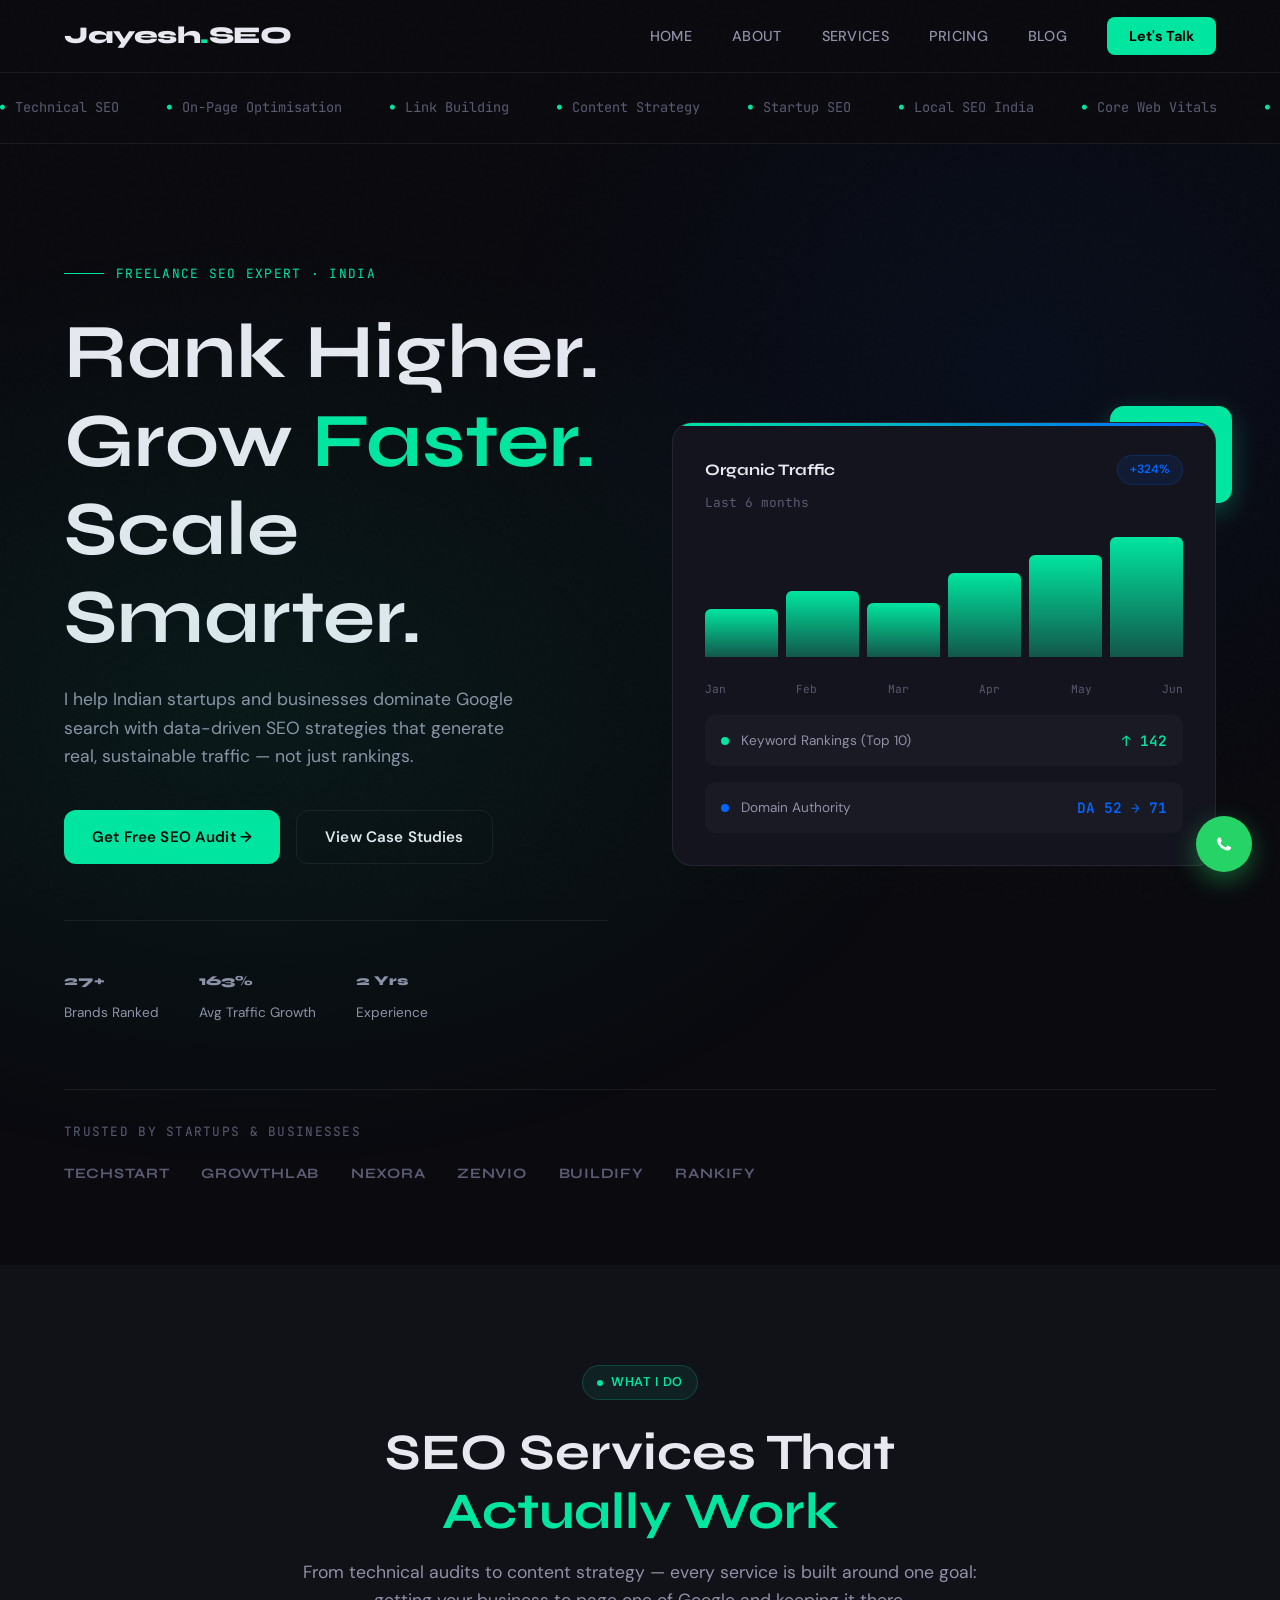
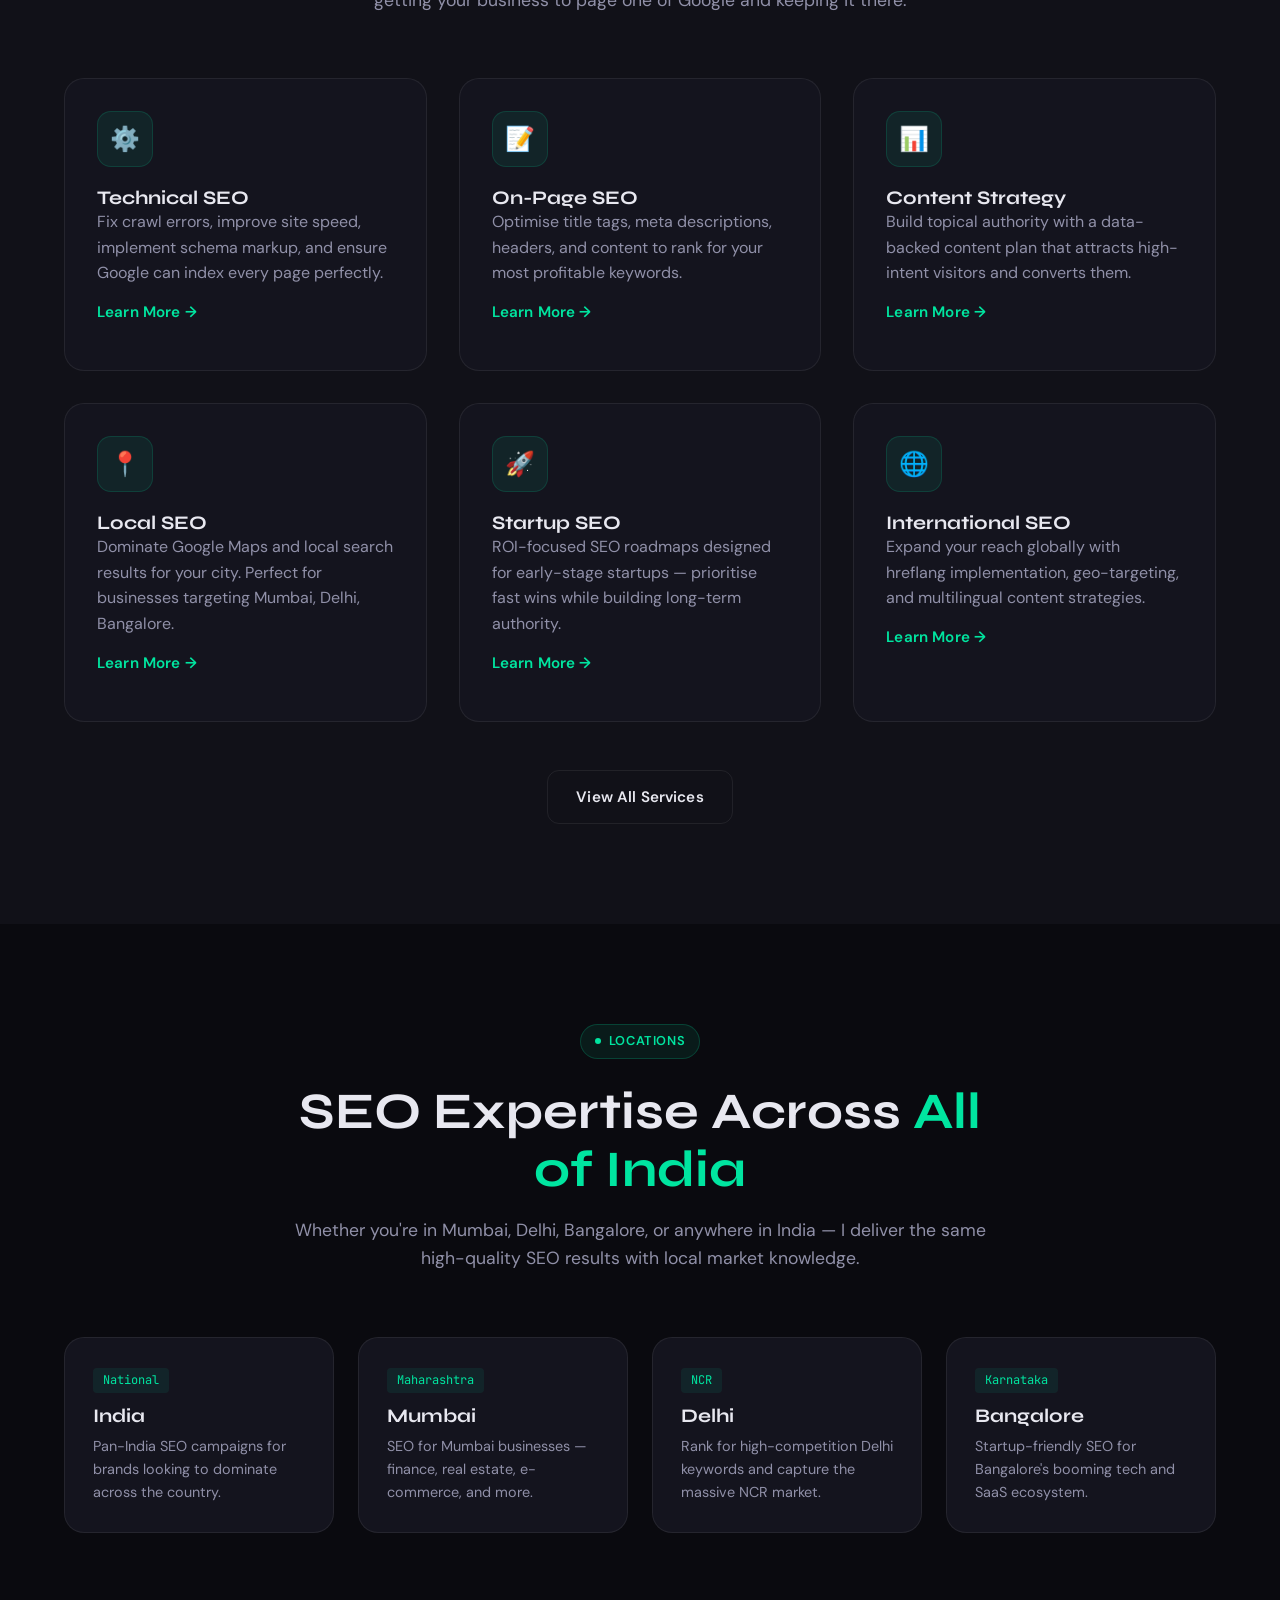
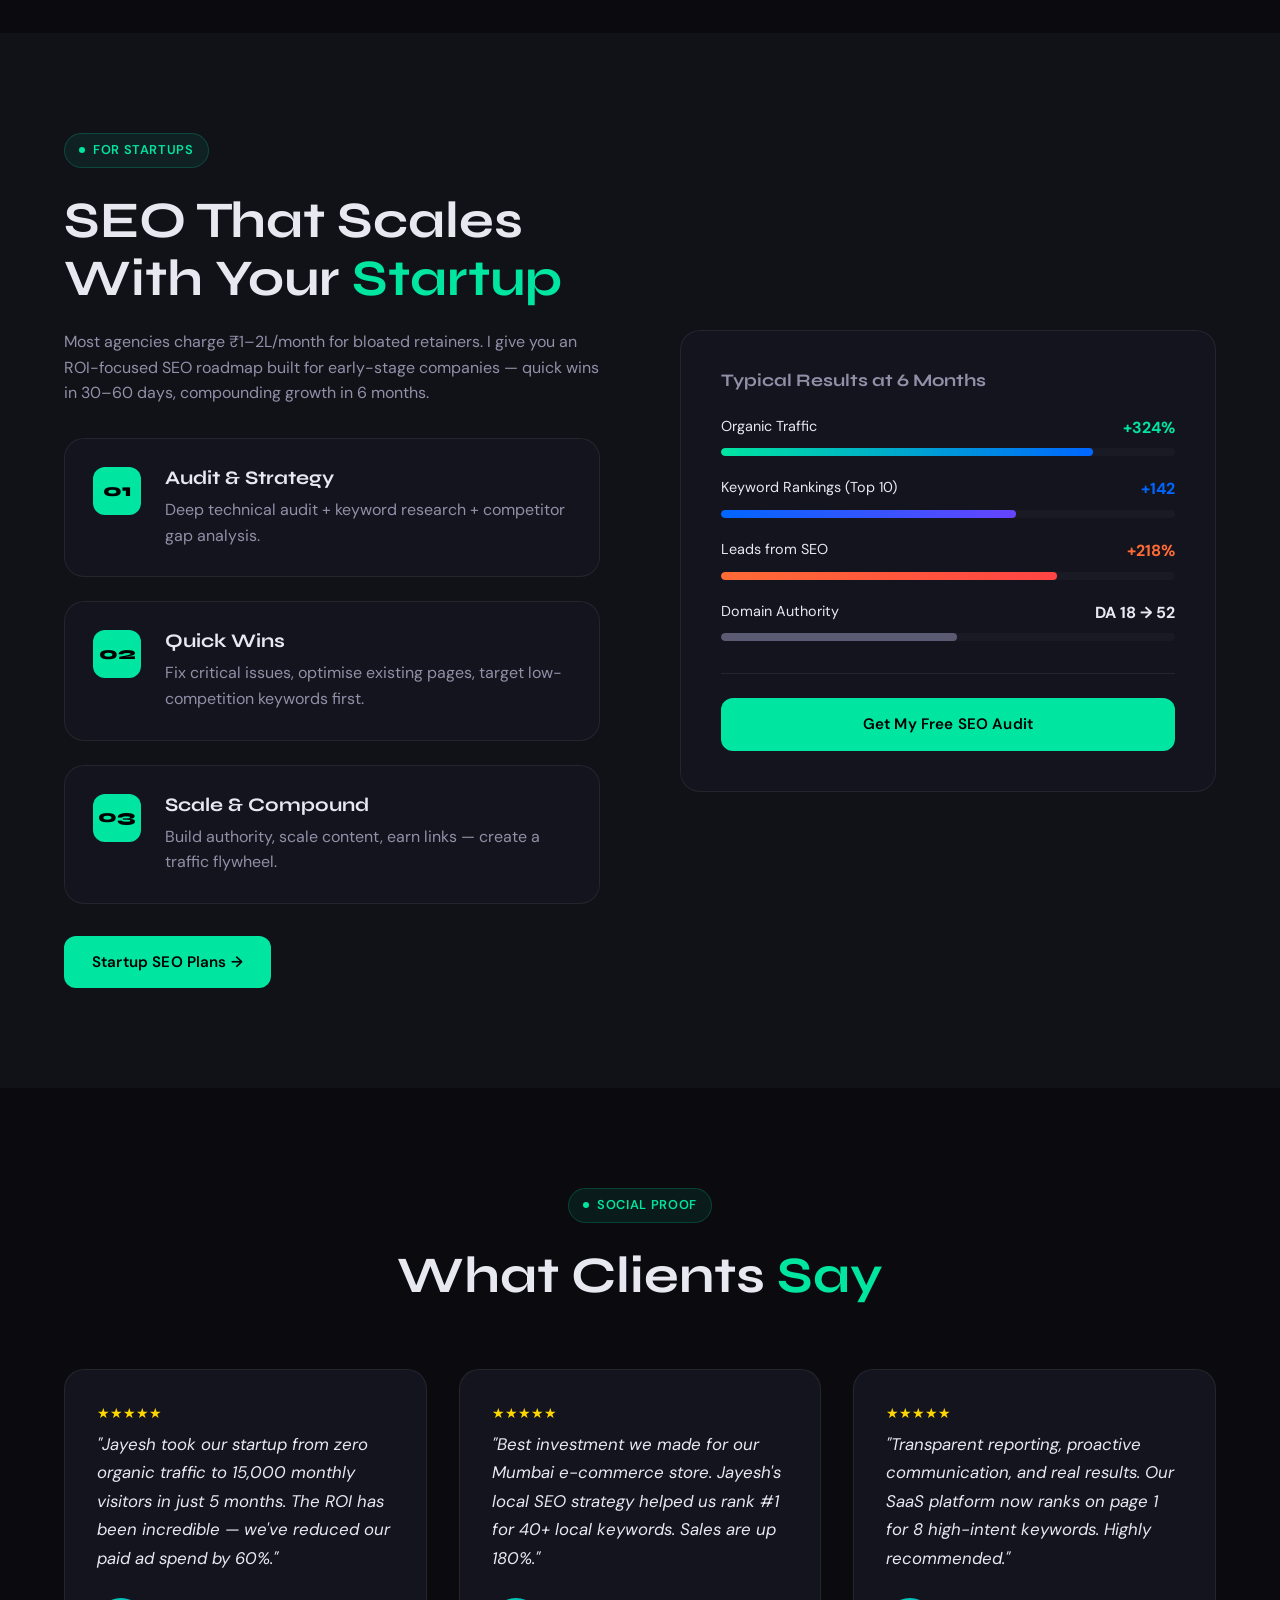
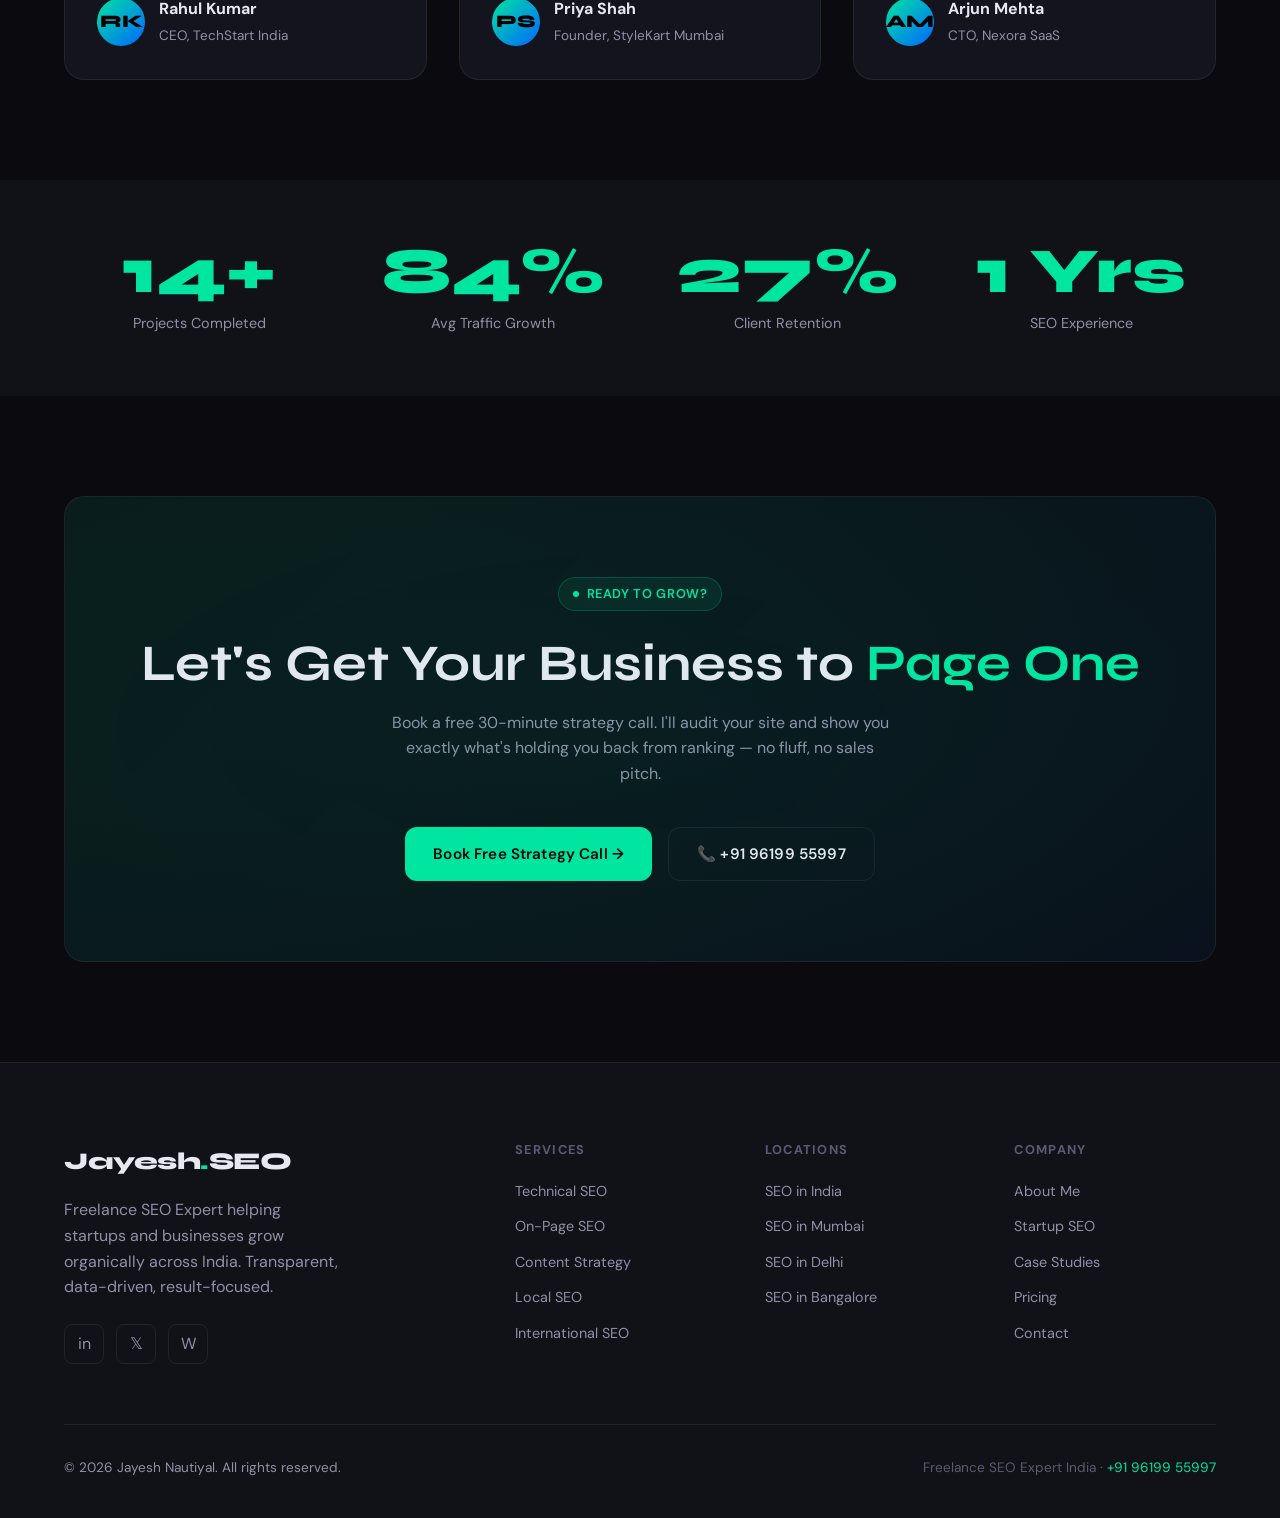
<file: index.html>
<!DOCTYPE html>
<html lang="en">
<head>
  <meta charset="UTF-8" />
  <meta name="viewport" content="width=device-width, initial-scale=1.0" />
  <title>Freelance SEO Expert in India | Jayesh Nautiyal</title>
  <meta name="description" content="Hire Jayesh Nautiyal – top freelance SEO expert in India. Specialising in startup SEO, technical SEO, and local SEO across Mumbai, Delhi, Bangalore." />
  <meta name="keywords" content="freelance seo expert india, seo freelancer mumbai, hire seo expert india, startup seo india" />
  <meta name="author" content="Jayesh Nautiyal" />
  <link rel="canonical" href="https://yourdomain.com/index.html" />
  <!-- Open Graph -->
  <meta property="og:title" content="Freelance SEO Expert in India | Jayesh Nautiyal" />
  <meta property="og:description" content="Data-driven SEO strategies for startups and businesses across India." />
  <meta property="og:type" content="website" />
  <link rel="preconnect" href="https://fonts.googleapis.com" />
  <link rel="preconnect" href="https://fonts.gstatic.com" crossorigin />
  <link href="https://fonts.googleapis.com/css2?family=Syne:wght@400;600;700;800&family=DM+Sans:ital,wght@0,300;0,400;0,500;0,600;1,400&family=JetBrains+Mono:wght@400;500&display=swap" rel="stylesheet" />
  <link rel="stylesheet" href="assets/css/style.css" />
  <style>
    /* ===== HERO ===== */
    .hero {
      min-height: 100vh;
      display: flex; align-items: center;
      position: relative; overflow: hidden;
      padding: 120px 0 80px;
    }
    .hero::before {
      content: '';
      position: absolute; inset: 0;
      background: radial-gradient(ellipse 80% 60% at 20% 50%, rgba(0,229,160,0.07) 0%, transparent 70%),
                  radial-gradient(ellipse 60% 60% at 80% 20%, rgba(0,102,255,0.06) 0%, transparent 70%);
    }
    .hero-grid {
      display: grid;
      grid-template-columns: 1fr 1fr;
      gap: 64px; align-items: center;
    }
    .hero-eyebrow {
      display: flex; align-items: center; gap: 12px;
      margin-bottom: 24px;
    }
    .hero-eyebrow .line { height: 1px; width: 40px; background: var(--accent); }
    .hero-eyebrow span {
      font-family: var(--font-mono);
      font-size: 0.8rem; color: var(--accent);
      letter-spacing: 0.1em; text-transform: uppercase;
    }
    .hero h1 { margin-bottom: 24px; }
    .hero h1 em { font-style: normal; color: var(--accent); }
    .hero-desc { font-size: 1.1rem; margin-bottom: 40px; max-width: 460px; }
    .hero-ctas { display: flex; gap: 16px; flex-wrap: wrap; margin-bottom: 56px; }
    .hero-stats {
      display: flex; gap: 40px;
      border-top: 1px solid var(--border);
      padding-top: 32px;
    }
    .hero-stat strong {
      display: block;
      font-family: var(--font-display);
      font-size: 1.8rem;
      font-weight: 800;
      color: var(--text);
    }
    .hero-stat span { font-size: 0.85rem; color: var(--text2); }

    /* Hero visual */
    .hero-visual {
      position: relative;
    }
    .hero-card-main {
      background: var(--card);
      border: 1px solid var(--border);
      border-radius: 20px;
      padding: 32px;
      position: relative;
      overflow: hidden;
    }
    .hero-card-main::before {
      content: '';
      position: absolute; top: 0; left: 0; right: 0; height: 3px;
      background: linear-gradient(90deg, var(--accent), var(--accent2));
    }
    .chart-bars {
      display: flex; align-items: flex-end; gap: 8px;
      height: 120px; margin: 24px 0;
    }
    .bar {
      flex: 1; border-radius: 6px 6px 0 0;
      background: var(--bg3);
      position: relative; overflow: hidden;
      animation: growBar 1.5s ease forwards;
    }
    .bar::after {
      content: ''; position: absolute; inset: 0;
      background: linear-gradient(180deg, var(--accent), rgba(0,229,160,0.3));
      transform: scaleY(0); transform-origin: bottom;
      animation: fillBar 1.5s ease forwards;
    }
    .bar:nth-child(1)::after { animation-delay: 0.1s; }
    .bar:nth-child(2)::after { animation-delay: 0.2s; }
    .bar:nth-child(3)::after { animation-delay: 0.3s; }
    .bar:nth-child(4)::after { animation-delay: 0.4s; }
    .bar:nth-child(5)::after { animation-delay: 0.5s; }
    .bar:nth-child(6)::after { animation-delay: 0.6s; }
    @keyframes fillBar { to { transform: scaleY(1); } }
    .b1{height:40%} .b2{height:55%} .b3{height:45%} .b4{height:70%} .b5{height:85%} .b6{height:100%}
    .chart-label {
      display: flex; justify-content: space-between;
      font-family: var(--font-mono); font-size: 0.7rem; color: var(--text3);
    }
    .hero-metric {
      display: flex; align-items: center; gap: 12px;
      background: var(--bg3);
      border-radius: 10px; padding: 14px 16px;
      margin-top: 16px;
    }
    .metric-dot { width: 8px; height: 8px; border-radius: 50%; background: var(--accent); }
    .metric-label { font-size: 0.85rem; color: var(--text2); flex: 1; }
    .metric-val { font-family: var(--font-mono); font-size: 0.9rem; color: var(--accent); font-weight: 600; }

    .hero-badge-float {
      position: absolute;
      top: -16px; right: -16px;
      background: var(--accent);
      color: #000;
      border-radius: 14px;
      padding: 14px 18px;
      font-family: var(--font-display);
      font-weight: 800;
      font-size: 0.85rem;
      line-height: 1.3;
      text-align: center;
      box-shadow: 0 8px 24px rgba(0,229,160,0.3);
    }
    .hero-badge-float strong { display: block; font-size: 1.6rem; }

    /* Clients logos */
    .clients-row {
      display: flex; align-items: center; gap: 32px;
      flex-wrap: wrap; margin-top: 16px;
    }
    .client-logo {
      font-family: var(--font-display);
      font-size: 0.9rem;
      font-weight: 700;
      color: var(--text3);
      letter-spacing: 0.05em;
      text-transform: uppercase;
      transition: color var(--transition);
    }
    .client-logo:hover { color: var(--text2); }

    /* Services grid */
    .service-icon { font-size: 2rem; margin-bottom: 16px; }

    /* Location cards */
    .location-card {
      background: var(--card);
      border: 1px solid var(--border);
      border-radius: var(--radius-lg);
      padding: 28px;
      transition: all var(--transition);
      position: relative; overflow: hidden;
    }
    .location-card::after {
      content: '→';
      position: absolute; bottom: 24px; right: 24px;
      color: var(--accent);
      font-size: 1.2rem;
      opacity: 0;
      transition: all var(--transition);
    }
    .location-card:hover::after { opacity: 1; }
    .location-card:hover { border-color: rgba(0,229,160,0.2); transform: translateY(-4px); }
    .location-card h4 { margin: 12px 0 8px; }
    .location-tag {
      font-family: var(--font-mono);
      font-size: 0.75rem;
      color: var(--accent);
      background: rgba(0,229,160,0.08);
      padding: 3px 10px;
      border-radius: 4px;
      display: inline-block;
    }

    @media (max-width: 768px) {
      .hero-grid { grid-template-columns: 1fr; gap: 48px; }
      .hero-visual { display: none; }
      .hero-stats { gap: 24px; }
    }
  </style>
</head>
<body>
<div id="header"></div>

<!-- MARQUEE -->
<div class="marquee-section" style="margin-top:72px;">
  <div class="marquee-track">
    <div class="marquee-item">Technical SEO</div>
    <div class="marquee-item">On-Page Optimisation</div>
    <div class="marquee-item">Link Building</div>
    <div class="marquee-item">Content Strategy</div>
    <div class="marquee-item">Startup SEO</div>
    <div class="marquee-item">Local SEO India</div>
    <div class="marquee-item">Core Web Vitals</div>
    <div class="marquee-item">Keyword Research</div>
    <div class="marquee-item">Google Rankings</div>
    <div class="marquee-item">Technical SEO</div>
    <div class="marquee-item">On-Page Optimisation</div>
    <div class="marquee-item">Link Building</div>
    <div class="marquee-item">Content Strategy</div>
    <div class="marquee-item">Startup SEO</div>
    <div class="marquee-item">Local SEO India</div>
    <div class="marquee-item">Core Web Vitals</div>
    <div class="marquee-item">Keyword Research</div>
    <div class="marquee-item">Google Rankings</div>
  </div>
</div>

<!-- HERO -->
<section class="hero">
  <div class="container">
    <div class="hero-grid">
      <div class="hero-content">
        <div class="hero-eyebrow">
          <div class="line"></div>
          <span>Freelance SEO Expert · India</span>
        </div>
        <h1>Rank Higher.<br>Grow <em>Faster.</em><br>Scale Smarter.</h1>
        <p class="hero-desc">I help Indian startups and businesses dominate Google search with data-driven SEO strategies that generate real, sustainable traffic — not just rankings.</p>
        <div class="hero-ctas">
          <a href="contact.html" class="btn btn-primary">Get Free SEO Audit →</a>
          <a href="startups/case-studies.html" class="btn btn-outline">View Case Studies</a>
        </div>
        <div class="hero-stats">
          <div class="hero-stat">
            <strong><span data-count="50" data-suffix="+">0+</span></strong>
            <span>Brands Ranked</span>
          </div>
          <div class="hero-stat">
            <strong><span data-count="300" data-suffix="%">0%</span></strong>
            <span>Avg Traffic Growth</span>
          </div>
          <div class="hero-stat">
            <strong><span data-count="5" data-suffix=" Yrs">0</span></strong>
            <span>Experience</span>
          </div>
        </div>
      </div>
      <div class="hero-visual fade-up">
        <div class="hero-badge-float">
          <strong>#1</strong>Google<br>Ranked
        </div>
        <div class="hero-card-main">
          <div style="display:flex;align-items:center;justify-content:space-between;margin-bottom:8px;">
            <span style="font-family:var(--font-display);font-weight:700;">Organic Traffic</span>
            <span class="tag">+324%</span>
          </div>
          <div style="font-size:0.8rem;color:var(--text3);font-family:var(--font-mono);">Last 6 months</div>
          <div class="chart-bars">
            <div class="bar b1"></div>
            <div class="bar b2"></div>
            <div class="bar b3"></div>
            <div class="bar b4"></div>
            <div class="bar b5"></div>
            <div class="bar b6"></div>
          </div>
          <div class="chart-label">
            <span>Jan</span><span>Feb</span><span>Mar</span><span>Apr</span><span>May</span><span>Jun</span>
          </div>
          <div class="hero-metric">
            <div class="metric-dot"></div>
            <span class="metric-label">Keyword Rankings (Top 10)</span>
            <span class="metric-val">↑ 142</span>
          </div>
          <div class="hero-metric">
            <div class="metric-dot" style="background:var(--accent2)"></div>
            <span class="metric-label">Domain Authority</span>
            <span class="metric-val" style="color:var(--accent2)">DA 52 → 71</span>
          </div>
        </div>
      </div>
    </div>

    <!-- Clients -->
    <div style="margin-top:64px;padding-top:32px;border-top:1px solid var(--border);">
      <p style="font-size:0.8rem;color:var(--text3);letter-spacing:0.1em;text-transform:uppercase;margin-bottom:20px;font-family:var(--font-mono);">Trusted by startups & businesses</p>
      <div class="clients-row">
        <div class="client-logo">TechStart</div>
        <div class="client-logo">GrowthLab</div>
        <div class="client-logo">Nexora</div>
        <div class="client-logo">Zenvio</div>
        <div class="client-logo">Buildify</div>
        <div class="client-logo">Rankify</div>
      </div>
    </div>
  </div>
</section>

<!-- SERVICES OVERVIEW -->
<section class="section" style="background:var(--bg2);">
  <div class="container">
    <div class="section-header fade-up">
      <div class="badge">What I Do</div>
      <h2>SEO Services That <span class="highlight">Actually Work</span></h2>
      <p>From technical audits to content strategy — every service is built around one goal: getting your business to page one of Google and keeping it there.</p>
    </div>
    <div class="grid-3">
      <div class="card fade-up">
        <div class="icon-box">⚙️</div>
        <h4>Technical SEO</h4>
        <p>Fix crawl errors, improve site speed, implement schema markup, and ensure Google can index every page perfectly.</p>
        <a href="services.html#technical" class="btn btn-ghost">Learn More →</a>
      </div>
      <div class="card fade-up">
        <div class="icon-box">📝</div>
        <h4>On-Page SEO</h4>
        <p>Optimise title tags, meta descriptions, headers, and content to rank for your most profitable keywords.</p>
        <a href="services.html#onpage" class="btn btn-ghost">Learn More →</a>
      </div>
      <div class="card fade-up">
        <div class="icon-box">📊</div>
        <h4>Content Strategy</h4>
        <p>Build topical authority with a data-backed content plan that attracts high-intent visitors and converts them.</p>
        <a href="services.html#content" class="btn btn-ghost">Learn More →</a>
      </div>
      <div class="card fade-up">
        <div class="icon-box">📍</div>
        <h4>Local SEO</h4>
        <p>Dominate Google Maps and local search results for your city. Perfect for businesses targeting Mumbai, Delhi, Bangalore.</p>
        <a href="services.html#local" class="btn btn-ghost">Learn More →</a>
      </div>
      <div class="card fade-up">
        <div class="icon-box">🚀</div>
        <h4>Startup SEO</h4>
        <p>ROI-focused SEO roadmaps designed for early-stage startups — prioritise fast wins while building long-term authority.</p>
        <a href="startups/startup-seo.html" class="btn btn-ghost">Learn More →</a>
      </div>
      <div class="card fade-up">
        <div class="icon-box">🌐</div>
        <h4>International SEO</h4>
        <p>Expand your reach globally with hreflang implementation, geo-targeting, and multilingual content strategies.</p>
        <a href="services.html#international" class="btn btn-ghost">Learn More →</a>
      </div>
    </div>
    <div style="text-align:center;margin-top:48px;">
      <a href="services.html" class="btn btn-outline">View All Services</a>
    </div>
  </div>
</section>

<!-- LOCATIONS -->
<section class="section">
  <div class="container">
    <div class="section-header fade-up">
      <div class="badge">Locations</div>
      <h2>SEO Expertise Across <span class="highlight">All of India</span></h2>
      <p>Whether you're in Mumbai, Delhi, Bangalore, or anywhere in India — I deliver the same high-quality SEO results with local market knowledge.</p>
    </div>
    <div class="grid-4">
      <a href="locations/india.html" class="location-card fade-up">
        <div class="location-tag">National</div>
        <h4>India</h4>
        <p style="font-size:0.9rem;">Pan-India SEO campaigns for brands looking to dominate across the country.</p>
      </a>
      <a href="locations/mumbai.html" class="location-card fade-up">
        <div class="location-tag">Maharashtra</div>
        <h4>Mumbai</h4>
        <p style="font-size:0.9rem;">SEO for Mumbai businesses — finance, real estate, e-commerce, and more.</p>
      </a>
      <a href="locations/delhi.html" class="location-card fade-up">
        <div class="location-tag">NCR</div>
        <h4>Delhi</h4>
        <p style="font-size:0.9rem;">Rank for high-competition Delhi keywords and capture the massive NCR market.</p>
      </a>
      <a href="locations/bangalore.html" class="location-card fade-up">
        <div class="location-tag">Karnataka</div>
        <h4>Bangalore</h4>
        <p style="font-size:0.9rem;">Startup-friendly SEO for Bangalore's booming tech and SaaS ecosystem.</p>
      </a>
    </div>
  </div>
</section>

<!-- STARTUP PITCH -->
<section class="section" style="background:var(--bg2);">
  <div class="container">
    <div class="grid-2" style="align-items:center;gap:80px;">
      <div class="fade-up">
        <div class="badge">For Startups</div>
        <h2>SEO That Scales With Your <span class="highlight">Startup</span></h2>
        <p style="margin:20px 0;">Most agencies charge ₹1–2L/month for bloated retainers. I give you an ROI-focused SEO roadmap built for early-stage companies — quick wins in 30–60 days, compounding growth in 6 months.</p>
        <div class="steps" style="margin:32px 0;">
          <div class="step">
            <div class="step-num">01</div>
            <div class="step-content">
              <h4>Audit & Strategy</h4>
              <p>Deep technical audit + keyword research + competitor gap analysis.</p>
            </div>
          </div>
          <div class="step">
            <div class="step-num">02</div>
            <div class="step-content">
              <h4>Quick Wins</h4>
              <p>Fix critical issues, optimise existing pages, target low-competition keywords first.</p>
            </div>
          </div>
          <div class="step">
            <div class="step-num">03</div>
            <div class="step-content">
              <h4>Scale & Compound</h4>
              <p>Build authority, scale content, earn links — create a traffic flywheel.</p>
            </div>
          </div>
        </div>
        <a href="startups/startup-seo.html" class="btn btn-primary">Startup SEO Plans →</a>
      </div>
      <div class="fade-up">
        <div class="card" style="padding:40px;">
          <h4 style="margin-bottom:24px;font-size:1.1rem;color:var(--text2);">Typical Results at 6 Months</h4>
          <div style="display:flex;flex-direction:column;gap:20px;">
            <div>
              <div style="display:flex;justify-content:space-between;margin-bottom:8px;">
                <span style="font-size:0.9rem;">Organic Traffic</span>
                <span style="color:var(--accent);font-weight:700;">+324%</span>
              </div>
              <div style="height:8px;background:var(--bg3);border-radius:4px;overflow:hidden;">
                <div style="height:100%;width:82%;background:linear-gradient(90deg,var(--accent),var(--accent2));border-radius:4px;animation:fillW 1.5s ease forwards;"></div>
              </div>
            </div>
            <div>
              <div style="display:flex;justify-content:space-between;margin-bottom:8px;">
                <span style="font-size:0.9rem;">Keyword Rankings (Top 10)</span>
                <span style="color:var(--accent2);font-weight:700;">+142</span>
              </div>
              <div style="height:8px;background:var(--bg3);border-radius:4px;overflow:hidden;">
                <div style="height:100%;width:65%;background:linear-gradient(90deg,var(--accent2),#6644ff);border-radius:4px;animation:fillW 1.5s 0.2s ease forwards;"></div>
              </div>
            </div>
            <div>
              <div style="display:flex;justify-content:space-between;margin-bottom:8px;">
                <span style="font-size:0.9rem;">Leads from SEO</span>
                <span style="color:var(--accent3);font-weight:700;">+218%</span>
              </div>
              <div style="height:8px;background:var(--bg3);border-radius:4px;overflow:hidden;">
                <div style="height:100%;width:74%;background:linear-gradient(90deg,var(--accent3),#ff4444);border-radius:4px;animation:fillW 1.5s 0.4s ease forwards;"></div>
              </div>
            </div>
            <div>
              <div style="display:flex;justify-content:space-between;margin-bottom:8px;">
                <span style="font-size:0.9rem;">Domain Authority</span>
                <span style="color:var(--text);font-weight:700;">DA 18 → 52</span>
              </div>
              <div style="height:8px;background:var(--bg3);border-radius:4px;overflow:hidden;">
                <div style="height:100%;width:52%;background:var(--text3);border-radius:4px;animation:fillW 1.5s 0.6s ease forwards;"></div>
              </div>
            </div>
          </div>
          <style>@keyframes fillW{from{width:0}}</style>
          <div style="margin-top:32px;padding-top:24px;border-top:1px solid var(--border);text-align:center;">
            <a href="contact.html" class="btn btn-primary" style="width:100%;justify-content:center;">Get My Free SEO Audit</a>
          </div>
        </div>
      </div>
    </div>
  </div>
</section>

<!-- TESTIMONIALS -->
<section class="section">
  <div class="container">
    <div class="section-header fade-up">
      <div class="badge">Social Proof</div>
      <h2>What Clients <span class="highlight">Say</span></h2>
    </div>
    <div class="grid-3">
      <div class="testimonial-card fade-up">
        <div class="stars">★★★★★</div>
        <p class="testimonial-text">"Jayesh took our startup from zero organic traffic to 15,000 monthly visitors in just 5 months. The ROI has been incredible — we've reduced our paid ad spend by 60%."</p>
        <div class="testimonial-author">
          <div class="author-avatar">RK</div>
          <div class="author-info">
            <strong>Rahul Kumar</strong>
            <span>CEO, TechStart India</span>
          </div>
        </div>
      </div>
      <div class="testimonial-card fade-up">
        <div class="stars">★★★★★</div>
        <p class="testimonial-text">"Best investment we made for our Mumbai e-commerce store. Jayesh's local SEO strategy helped us rank #1 for 40+ local keywords. Sales are up 180%."</p>
        <div class="testimonial-author">
          <div class="author-avatar">PS</div>
          <div class="author-info">
            <strong>Priya Shah</strong>
            <span>Founder, StyleKart Mumbai</span>
          </div>
        </div>
      </div>
      <div class="testimonial-card fade-up">
        <div class="stars">★★★★★</div>
        <p class="testimonial-text">"Transparent reporting, proactive communication, and real results. Our SaaS platform now ranks on page 1 for 8 high-intent keywords. Highly recommended."</p>
        <div class="testimonial-author">
          <div class="author-avatar">AM</div>
          <div class="author-info">
            <strong>Arjun Mehta</strong>
            <span>CTO, Nexora SaaS</span>
          </div>
        </div>
      </div>
    </div>
  </div>
</section>

<!-- STATS -->
<section class="section-sm" style="background:var(--bg2);">
  <div class="container">
    <div class="grid-4">
      <div class="stat-box fade-up">
        <div class="stat-number" data-count="50" data-suffix="+">0+</div>
        <div class="stat-label">Projects Completed</div>
      </div>
      <div class="stat-box fade-up">
        <div class="stat-number" data-count="300" data-suffix="%">0%</div>
        <div class="stat-label">Avg Traffic Growth</div>
      </div>
      <div class="stat-box fade-up">
        <div class="stat-number" data-count="98" data-suffix="%">0%</div>
        <div class="stat-label">Client Retention</div>
      </div>
      <div class="stat-box fade-up">
        <div class="stat-number" data-count="5" data-suffix=" Yrs">0</div>
        <div class="stat-label">SEO Experience</div>
      </div>
    </div>
  </div>
</section>

<!-- CTA -->
<section class="section">
  <div class="container">
    <div class="cta-section fade-up">
      <div class="badge" style="margin:0 auto 24px;">Ready to Grow?</div>
      <h2 style="margin-bottom:16px;">Let's Get Your Business to <span class="highlight">Page One</span></h2>
      <p style="max-width:500px;margin:0 auto 40px;">Book a free 30-minute strategy call. I'll audit your site and show you exactly what's holding you back from ranking — no fluff, no sales pitch.</p>
      <div style="display:flex;gap:16px;justify-content:center;flex-wrap:wrap;">
        <a href="contact.html" class="btn btn-primary">Book Free Strategy Call →</a>
        <a href="tel:+919619955997" class="btn btn-outline">📞 +91 96199 55997</a>
      </div>
    </div>
  </div>
</section>
  <div id="footer"></div>
<script src="assets/js/layout.js" defer></script>
<script src="assets/js/main.js"></script>
</body>
</html>
</file>
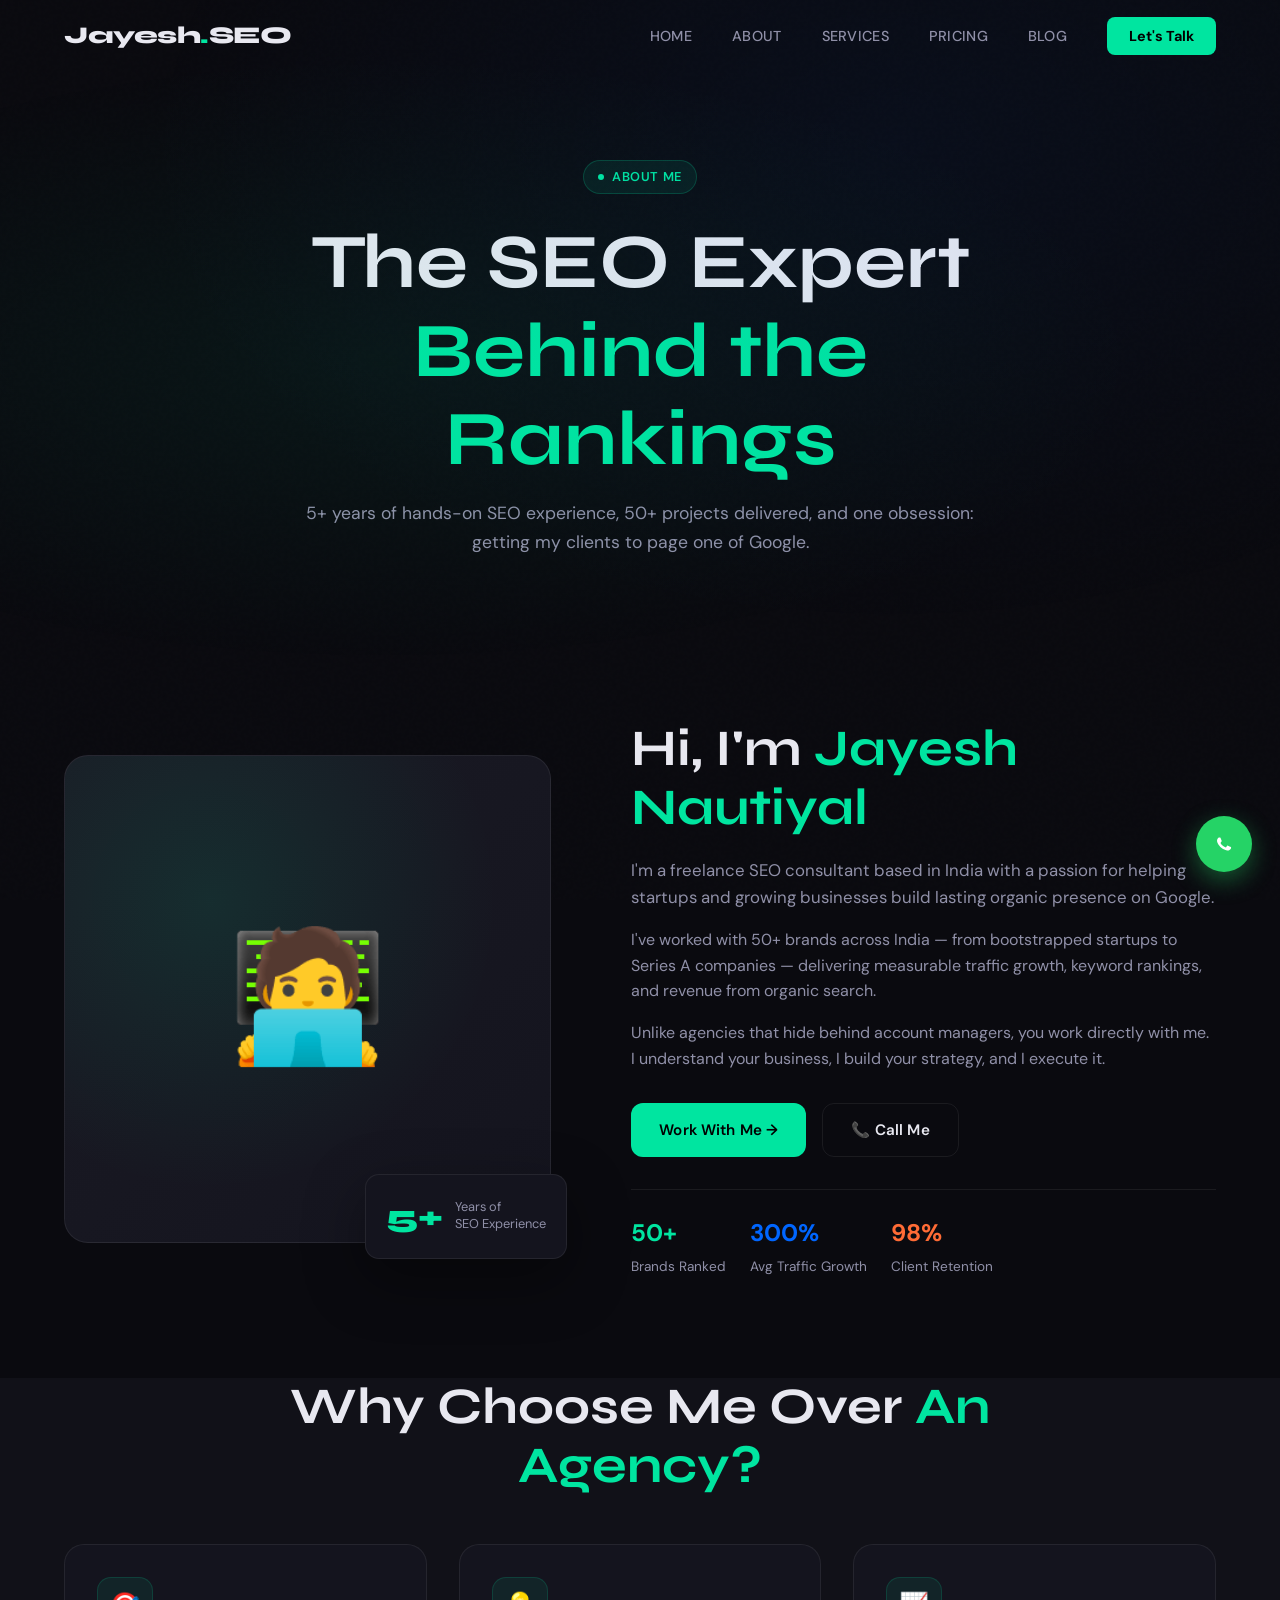
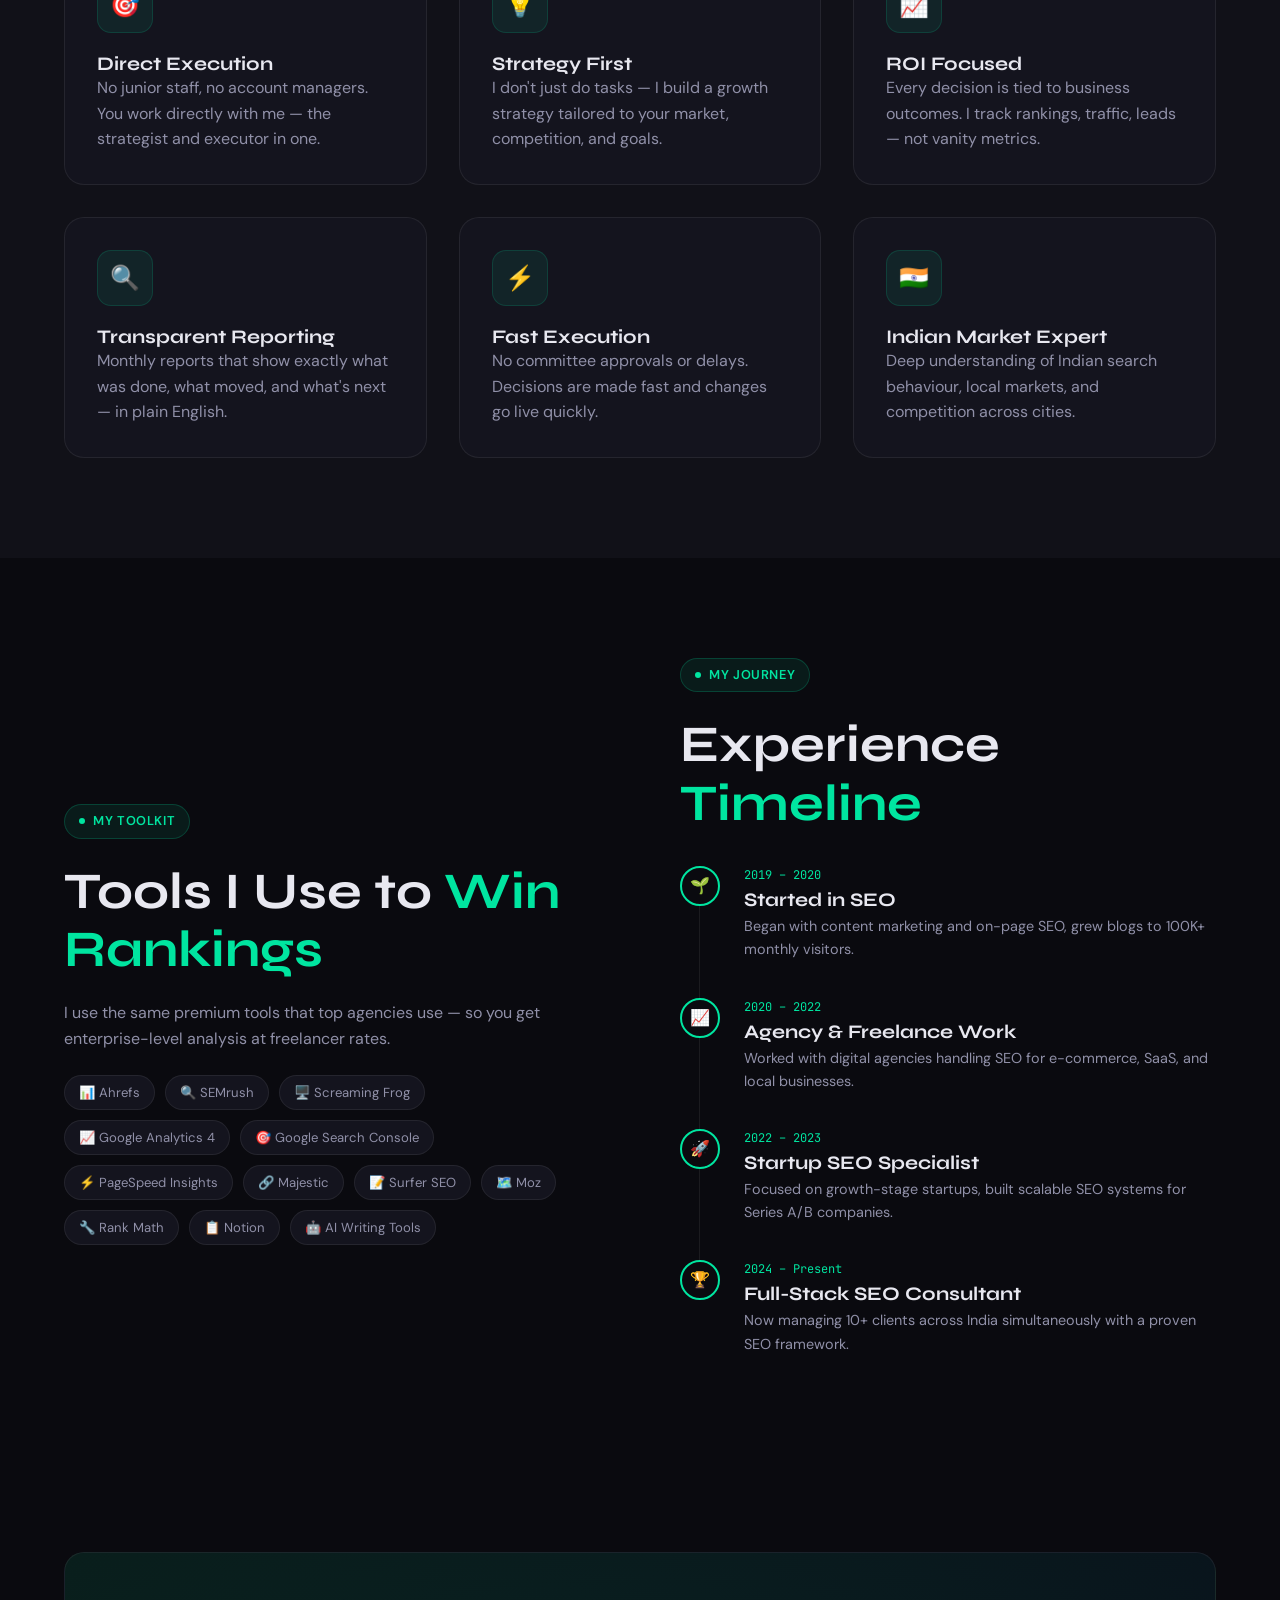
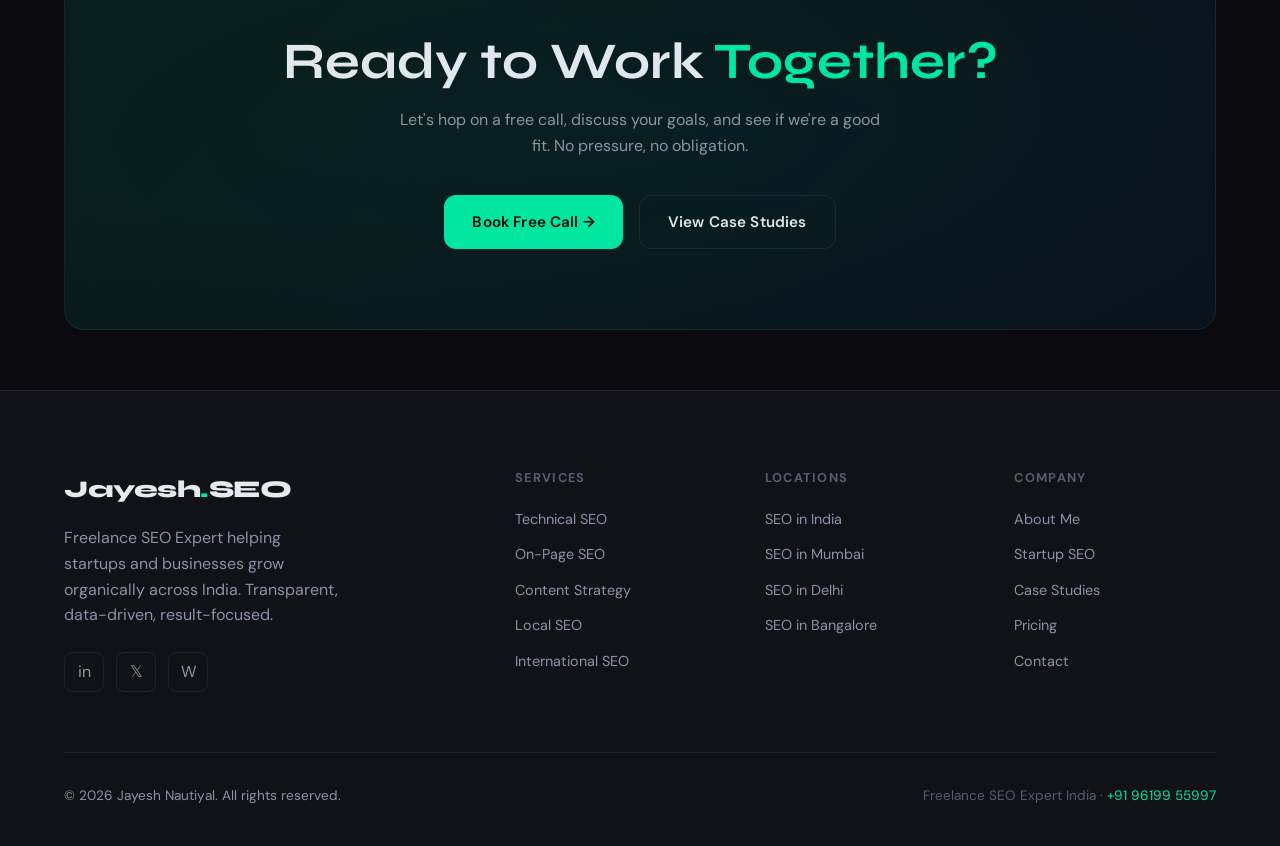
<file: about.html>
<!DOCTYPE html>
<html lang="en">
<head>
  <meta charset="UTF-8" />
  <meta name="viewport" content="width=device-width, initial-scale=1.0" />
  <title>About Jayesh Nautiyal | Freelance SEO Expert India</title>
  <meta name="description" content="Learn about Jayesh Nautiyal — freelance SEO expert with 5+ years experience helping Indian startups and businesses rank on Google." />
  <link rel="preconnect" href="https://fonts.googleapis.com" />
  <link href="https://fonts.googleapis.com/css2?family=Syne:wght@400;600;700;800&family=DM+Sans:ital,wght@0,300;0,400;0,500;0,600;1,400&family=JetBrains+Mono:wght@400;500&display=swap" rel="stylesheet" />
  <link rel="stylesheet" href="assets/css/style.css" />
  <style>
    .about-grid { display:grid;grid-template-columns:1fr 1.2fr;gap:80px;align-items:center; }
    .avatar-wrapper {
      position:relative;
    }
    .avatar-box {
      width:100%;aspect-ratio:1;
      background:linear-gradient(135deg,var(--bg3),var(--card));
      border:1px solid var(--border);
      border-radius:24px;
      display:flex;align-items:center;justify-content:center;
      font-family:var(--font-display);
      font-size:8rem;
      position:relative;overflow:hidden;
    }
    .avatar-box::before {
      content:'';position:absolute;inset:0;
      background:radial-gradient(ellipse at 30% 30%,rgba(0,229,160,0.1),transparent 60%);
    }
    .avatar-badge {
      position:absolute;bottom:-16px;right:-16px;
      background:var(--card);border:1px solid var(--border);
      border-radius:14px;padding:16px 20px;
      display:flex;align-items:center;gap:12px;
      box-shadow:var(--shadow);
    }
    .avatar-badge .num { font-family:var(--font-display);font-size:2rem;font-weight:800;color:var(--accent); }
    .avatar-badge .lbl { font-size:0.8rem;color:var(--text2);line-height:1.3; }
    .tools-grid { display:flex;flex-wrap:wrap;gap:10px;margin-top:24px; }
    .tool-chip {
      display:flex;align-items:center;gap:6px;
      padding:6px 14px;border:1px solid var(--border);
      border-radius:100px;font-size:0.82rem;color:var(--text2);
      background:var(--card);
      transition:all var(--transition);
    }
    .tool-chip:hover { border-color:var(--accent);color:var(--accent); }
    .timeline { display:flex;flex-direction:column;gap:0; }
    .timeline-item {
      display:flex;gap:24px;padding-bottom:36px;
      position:relative;
    }
    .timeline-item::before {
      content:'';position:absolute;left:19px;top:40px;bottom:0;
      width:1px;background:var(--border);
    }
    .timeline-item:last-child::before { display:none; }
    .timeline-dot {
      width:40px;height:40px;min-width:40px;
      border:2px solid var(--accent);
      border-radius:50%;
      display:flex;align-items:center;justify-content:center;
      background:var(--bg);
      font-size:1rem;
    }
    .timeline-content .year {
      font-family:var(--font-mono);font-size:0.75rem;
      color:var(--accent);margin-bottom:4px;
    }
    .timeline-content h4 { margin-bottom:4px; }
    .timeline-content p { font-size:0.9rem; }
    @media(max-width:768px){
      .about-grid{grid-template-columns:1fr;}
      .avatar-wrapper{max-width:320px;margin:0 auto;}
    }
  </style>
</head>
<body>
<div id="header"></div>

<section class="page-hero">
  <div class="container">
    <div class="section-header">
      <div class="badge">About Me</div>
      <h1>The SEO Expert <span class="highlight">Behind the Rankings</span></h1>
      <p>5+ years of hands-on SEO experience, 50+ projects delivered, and one obsession: getting my clients to page one of Google.</p>
    </div>
  </div>
</section>

<section class="section" style="padding-top:0;">
  <div class="container">
    <div class="about-grid">
      <div class="avatar-wrapper fade-up">
        <div class="avatar-box">
          <span style="position:relative;z-index:1;">🧑‍💻</span>
        </div>
        <div class="avatar-badge">
          <div class="num">5+</div>
          <div class="lbl">Years of<br>SEO Experience</div>
        </div>
      </div>
      <div class="fade-up">
        <h2 style="margin-bottom:20px;">Hi, I'm <span class="highlight">Jayesh Nautiyal</span></h2>
        <p style="margin-bottom:16px;font-size:1.05rem;">I'm a freelance SEO consultant based in India with a passion for helping startups and growing businesses build lasting organic presence on Google.</p>
        <p style="margin-bottom:16px;">I've worked with 50+ brands across India — from bootstrapped startups to Series A companies — delivering measurable traffic growth, keyword rankings, and revenue from organic search.</p>
        <p style="margin-bottom:32px;">Unlike agencies that hide behind account managers, you work directly with me. I understand your business, I build your strategy, and I execute it.</p>
        <div style="display:flex;gap:16px;flex-wrap:wrap;margin-bottom:32px;">
          <a href="contact.html" class="btn btn-primary">Work With Me →</a>
          <a href="tel:+919619955997" class="btn btn-outline">📞 Call Me</a>
        </div>
        <div style="display:flex;gap:24px;flex-wrap:wrap;padding-top:24px;border-top:1px solid var(--border);">
          <div><strong style="display:block;font-size:1.5rem;color:var(--accent);">50+</strong><span style="font-size:0.85rem;color:var(--text2);">Brands Ranked</span></div>
          <div><strong style="display:block;font-size:1.5rem;color:var(--accent2);">300%</strong><span style="font-size:0.85rem;color:var(--text2);">Avg Traffic Growth</span></div>
          <div><strong style="display:block;font-size:1.5rem;color:var(--accent3);">98%</strong><span style="font-size:0.85rem;color:var(--text2);">Client Retention</span></div>
        </div>
      </div>
    </div>
  </div>
</section>

<!-- WHY ME -->
<section class="section" style="background:var(--bg2);padding-top:0;">
  <div class="container">
    <div class="section-header fade-up" style="margin-bottom:48px;">
      <h2>Why Choose Me Over <span class="highlight">An Agency?</span></h2>
    </div>
    <div class="grid-3">
      <div class="card fade-up">
        <div class="icon-box">🎯</div>
        <h4>Direct Execution</h4>
        <p>No junior staff, no account managers. You work directly with me — the strategist and executor in one.</p>
      </div>
      <div class="card fade-up">
        <div class="icon-box">💡</div>
        <h4>Strategy First</h4>
        <p>I don't just do tasks — I build a growth strategy tailored to your market, competition, and goals.</p>
      </div>
      <div class="card fade-up">
        <div class="icon-box">📈</div>
        <h4>ROI Focused</h4>
        <p>Every decision is tied to business outcomes. I track rankings, traffic, leads — not vanity metrics.</p>
      </div>
      <div class="card fade-up">
        <div class="icon-box">🔍</div>
        <h4>Transparent Reporting</h4>
        <p>Monthly reports that show exactly what was done, what moved, and what's next — in plain English.</p>
      </div>
      <div class="card fade-up">
        <div class="icon-box">⚡</div>
        <h4>Fast Execution</h4>
        <p>No committee approvals or delays. Decisions are made fast and changes go live quickly.</p>
      </div>
      <div class="card fade-up">
        <div class="icon-box">🇮🇳</div>
        <h4>Indian Market Expert</h4>
        <p>Deep understanding of Indian search behaviour, local markets, and competition across cities.</p>
      </div>
    </div>
  </div>
</section>

<!-- TOOLS -->
<section class="section">
  <div class="container">
    <div class="grid-2" style="gap:80px;align-items:center;">
      <div class="fade-up">
        <div class="badge">My Toolkit</div>
        <h2>Tools I Use to <span class="highlight">Win Rankings</span></h2>
        <p style="margin:20px 0;">I use the same premium tools that top agencies use — so you get enterprise-level analysis at freelancer rates.</p>
        <div class="tools-grid">
          <div class="tool-chip">📊 Ahrefs</div>
          <div class="tool-chip">🔍 SEMrush</div>
          <div class="tool-chip">🖥️ Screaming Frog</div>
          <div class="tool-chip">📈 Google Analytics 4</div>
          <div class="tool-chip">🎯 Google Search Console</div>
          <div class="tool-chip">⚡ PageSpeed Insights</div>
          <div class="tool-chip">🔗 Majestic</div>
          <div class="tool-chip">📝 Surfer SEO</div>
          <div class="tool-chip">🗺️ Moz</div>
          <div class="tool-chip">🔧 Rank Math</div>
          <div class="tool-chip">📋 Notion</div>
          <div class="tool-chip">🤖 AI Writing Tools</div>
        </div>
      </div>
      <div class="fade-up">
        <div class="badge">My Journey</div>
        <h2 style="margin-bottom:32px;">Experience <span class="highlight">Timeline</span></h2>
        <div class="timeline">
          <div class="timeline-item">
            <div class="timeline-dot">🌱</div>
            <div class="timeline-content">
              <div class="year">2019 – 2020</div>
              <h4>Started in SEO</h4>
              <p>Began with content marketing and on-page SEO, grew blogs to 100K+ monthly visitors.</p>
            </div>
          </div>
          <div class="timeline-item">
            <div class="timeline-dot">📈</div>
            <div class="timeline-content">
              <div class="year">2020 – 2022</div>
              <h4>Agency & Freelance Work</h4>
              <p>Worked with digital agencies handling SEO for e-commerce, SaaS, and local businesses.</p>
            </div>
          </div>
          <div class="timeline-item">
            <div class="timeline-dot">🚀</div>
            <div class="timeline-content">
              <div class="year">2022 – 2023</div>
              <h4>Startup SEO Specialist</h4>
              <p>Focused on growth-stage startups, built scalable SEO systems for Series A/B companies.</p>
            </div>
          </div>
          <div class="timeline-item">
            <div class="timeline-dot">🏆</div>
            <div class="timeline-content">
              <div class="year">2024 – Present</div>
              <h4>Full-Stack SEO Consultant</h4>
              <p>Now managing 10+ clients across India simultaneously with a proven SEO framework.</p>
            </div>
          </div>
        </div>
      </div>
    </div>
  </div>
</section>

<!-- CTA -->
<section class="section-sm">
  <div class="container">
    <div class="cta-section fade-up">
      <h2 style="margin-bottom:16px;">Ready to Work <span class="highlight">Together?</span></h2>
      <p style="max-width:480px;margin:0 auto 36px;">Let's hop on a free call, discuss your goals, and see if we're a good fit. No pressure, no obligation.</p>
      <div style="display:flex;gap:16px;justify-content:center;flex-wrap:wrap;">
        <a href="contact.html" class="btn btn-primary">Book Free Call →</a>
        <a href="startups/case-studies.html" class="btn btn-outline">View Case Studies</a>
      </div>
    </div>
  </div>
</section>

<div id="footer"></div>

<script src="assets/js/layout.js" defer></script>
<script src="assets/js/main.js" defer></script>
</body>
</html>
</file>
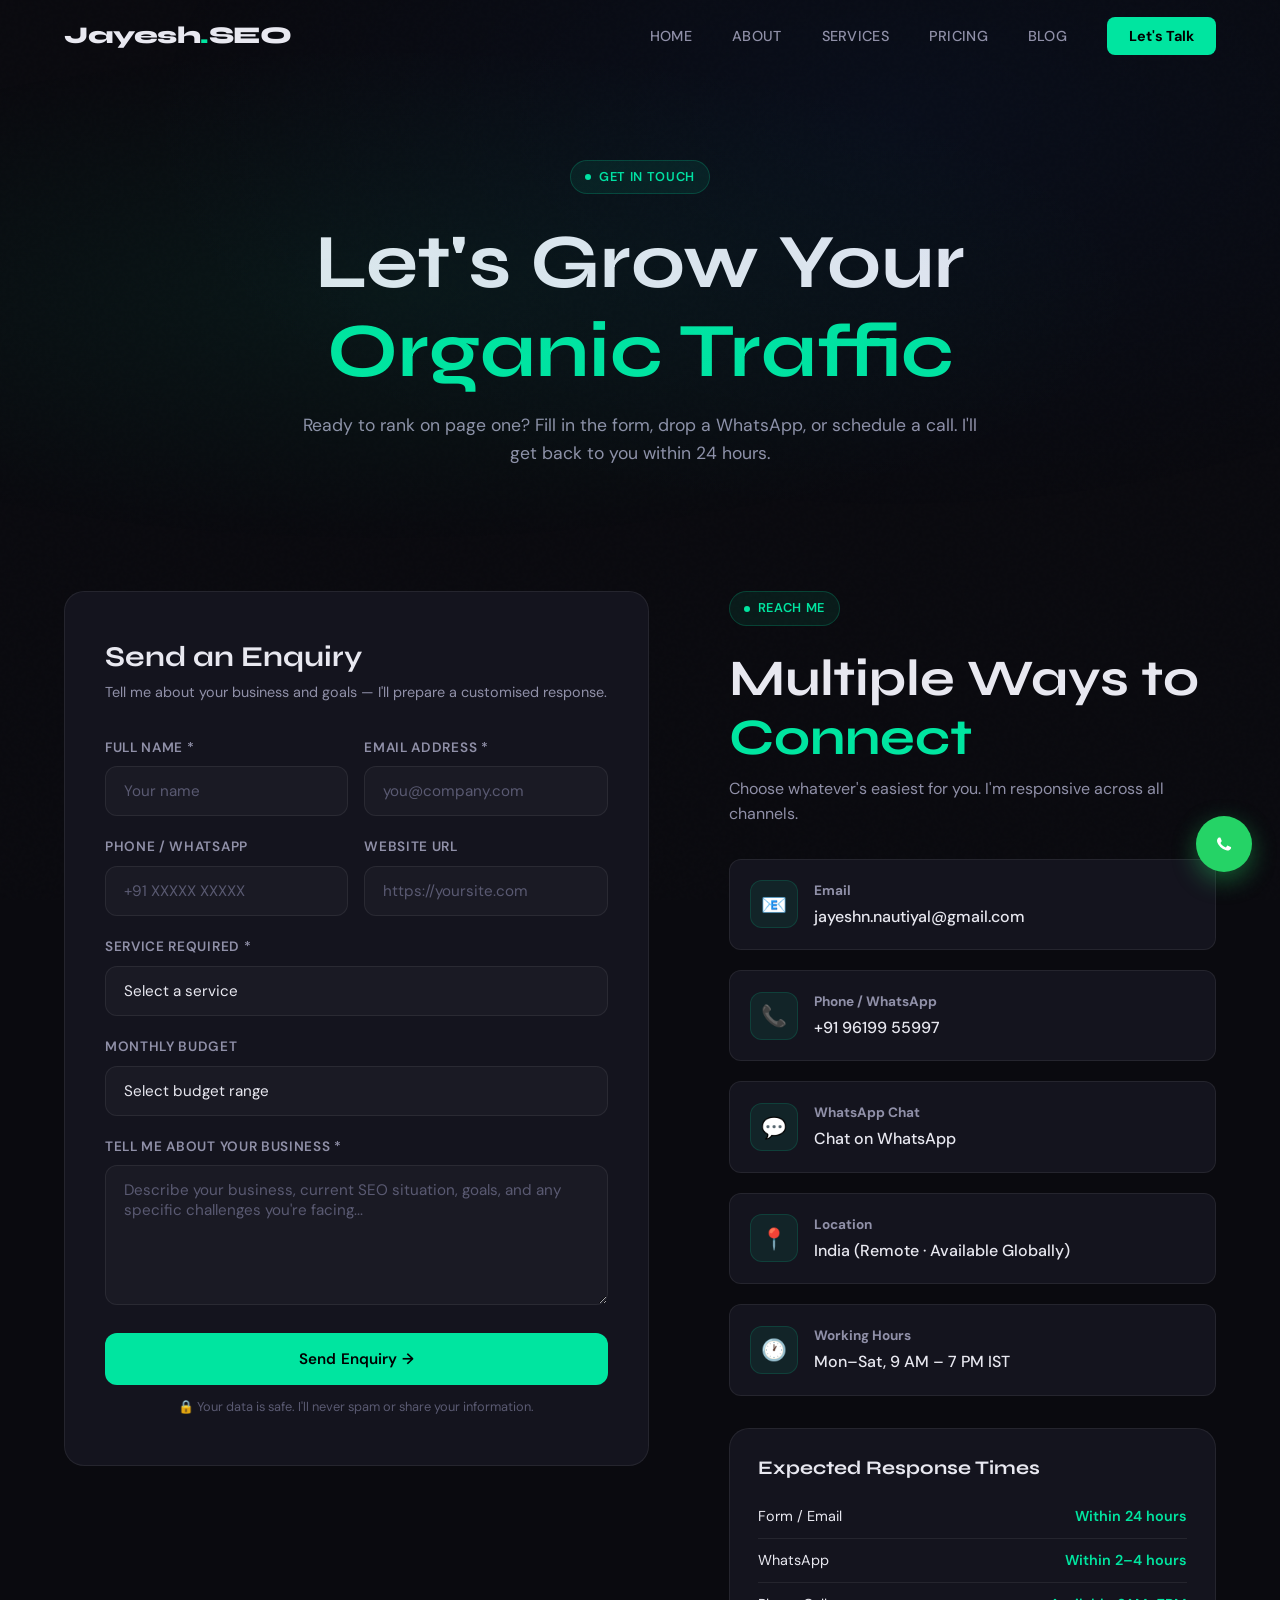
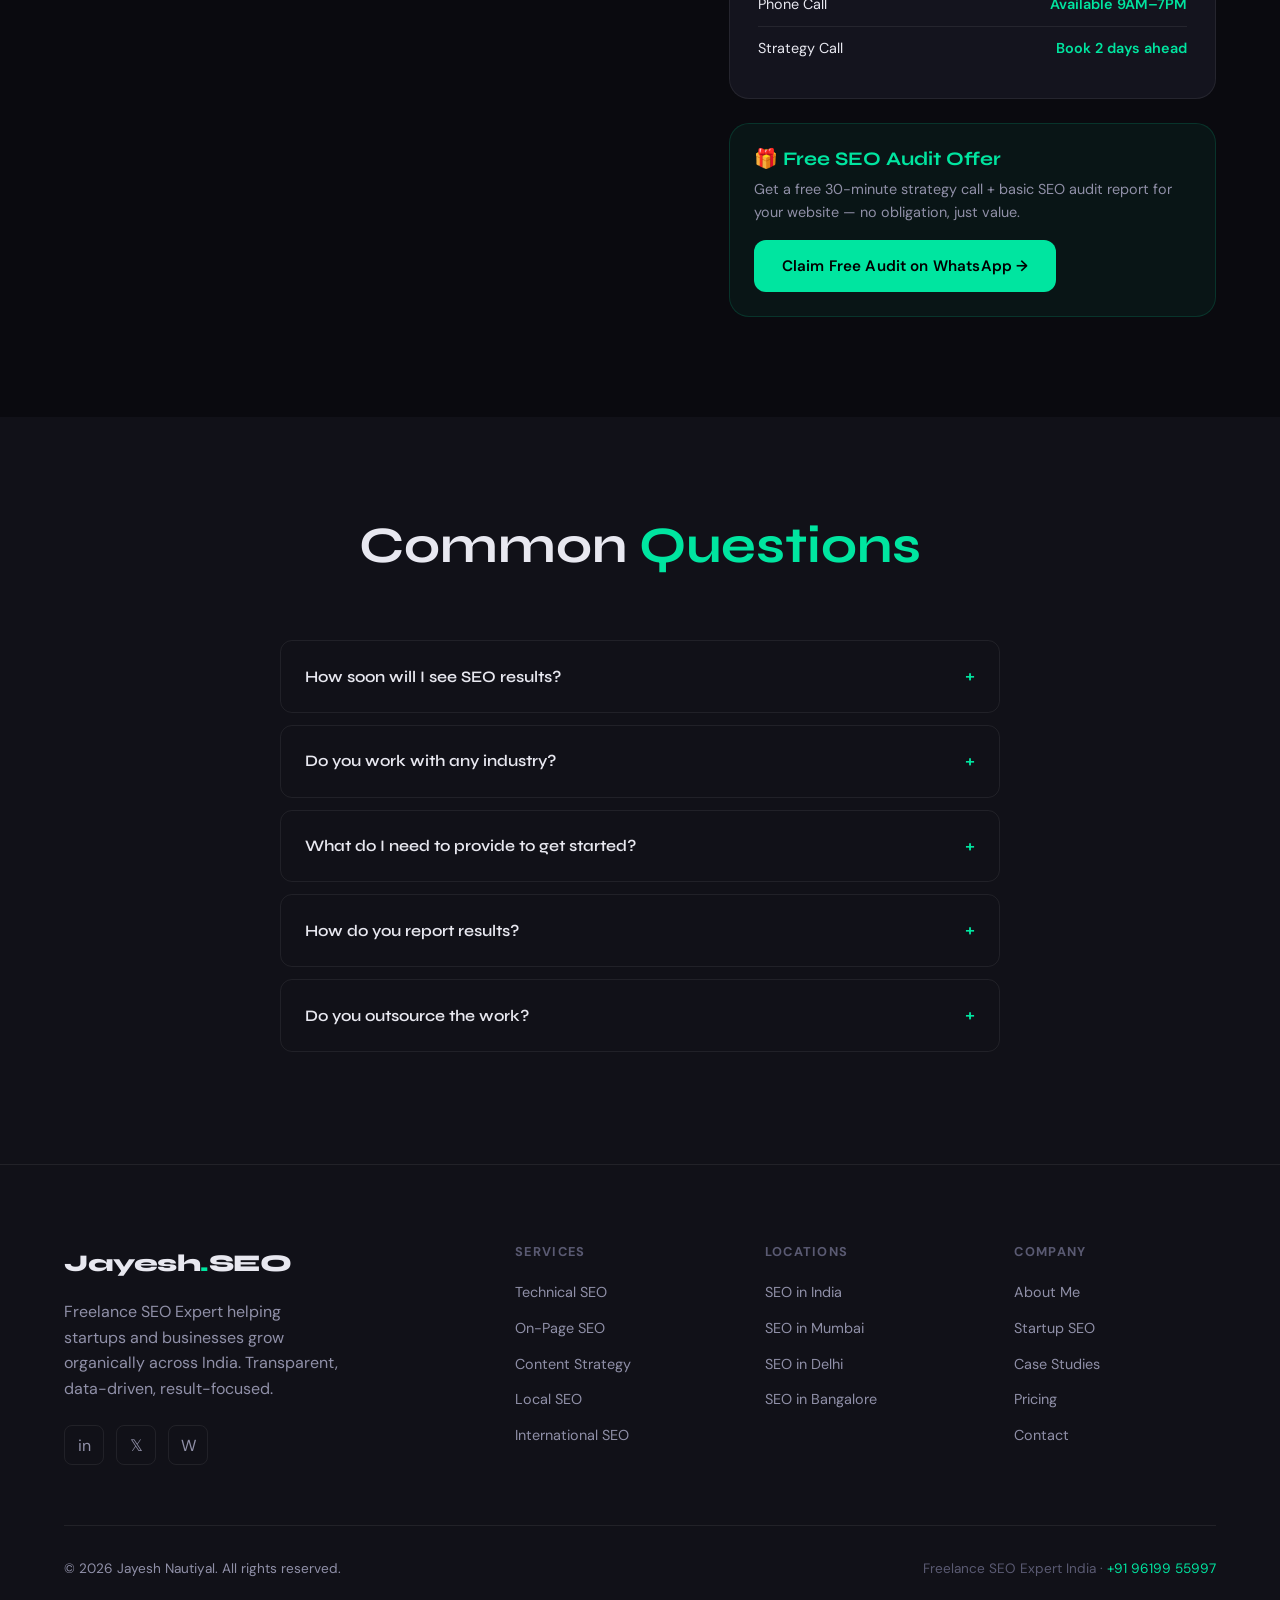
<file: contact.html>
<!DOCTYPE html>
<html lang="en">
<head>
  <meta charset="UTF-8" />
  <meta name="viewport" content="width=device-width, initial-scale=1.0" />
  <title>Contact Jayesh Nautiyal | Hire SEO Expert India</title>
  <meta name="description" content="Get in touch with Jayesh Nautiyal — freelance SEO expert in India. Book a free strategy call or send an enquiry." />
  <link rel="preconnect" href="https://fonts.googleapis.com" />
  <link href="https://fonts.googleapis.com/css2?family=Syne:wght@400;600;700;800&family=DM+Sans:ital,wght@0,300;0,400;0,500;0,600;1,400&family=JetBrains+Mono:wght@400;500&display=swap" rel="stylesheet" />
  <link rel="stylesheet" href="assets/css/style.css" />
  <style>
    .contact-grid { display:grid;grid-template-columns:1.2fr 1fr;gap:80px;align-items:start; }
    .contact-info { display:flex;flex-direction:column;gap:20px;margin:32px 0; }
    .contact-info-item {
      display:flex;align-items:center;gap:16px;
      padding:20px;background:var(--card);
      border:1px solid var(--border);border-radius:var(--radius);
    }
    .contact-info-icon {
      width:48px;height:48px;background:rgba(0,229,160,0.08);
      border:1px solid rgba(0,229,160,0.15);border-radius:12px;
      display:flex;align-items:center;justify-content:center;font-size:1.3rem;min-width:48px;
    }
    .contact-info-item strong { display:block;font-size:0.85rem;color:var(--text2);margin-bottom:2px; }
    .contact-info-item a, .contact-info-item span { color:var(--text);font-weight:500; }
    .contact-info-item a:hover { color:var(--accent); }
    .response-card {
      background:var(--card);border:1px solid var(--border);
      border-radius:var(--radius-lg);padding:28px;margin-top:24px;
    }
    .response-card h4 { margin-bottom:16px; }
    .response-row { display:flex;justify-content:space-between;padding:10px 0;border-bottom:1px solid var(--border);font-size:0.9rem; }
    .response-row:last-child { border-bottom:none; }
    .response-row span:last-child { color:var(--accent);font-weight:600; }
    @media(max-width:768px){ .contact-grid{grid-template-columns:1fr;} }
  </style>
</head>
<body>
<div id="header"></div>

<section class="page-hero" style="padding-bottom:60px;">
  <div class="container">
    <div class="section-header">
      <div class="badge">Get In Touch</div>
      <h1>Let's Grow Your <span class="highlight">Organic Traffic</span></h1>
      <p>Ready to rank on page one? Fill in the form, drop a WhatsApp, or schedule a call. I'll get back to you within 24 hours.</p>
    </div>
  </div>
</section>

<section class="section" style="padding-top:0;">
  <div class="container">
    <div class="contact-grid">
      <!-- FORM -->
      <div class="fade-up">
        <div class="card" style="padding:48px 40px;">
          <h3 style="margin-bottom:8px;">Send an Enquiry</h3>
          <p style="font-size:0.9rem;margin-bottom:32px;">Tell me about your business and goals — I'll prepare a customised response.</p>
          <form id="contact-form" action="https://formsubmit.co/jayeshn.nautiyal@gmail.com" method="POST">
            <input type="hidden" name="_subject" value="New SEO Enquiry from Website" />
            <input type="hidden" name="_captcha" value="false" />
            <input type="hidden" name="_template" value="table" />
            <div class="grid-2" style="gap:16px;">
              <div class="form-group">
                <label for="name">Full Name *</label>
                <input type="text" id="name" name="name" class="form-control" placeholder="Your name" required />
              </div>
              <div class="form-group">
                <label for="email">Email Address *</label>
                <input type="email" id="email" name="email" class="form-control" placeholder="you@company.com" required />
              </div>
            </div>
            <div class="grid-2" style="gap:16px;">
              <div class="form-group">
                <label for="phone">Phone / WhatsApp</label>
                <input type="tel" id="phone" name="phone" class="form-control" placeholder="+91 XXXXX XXXXX" />
              </div>
              <div class="form-group">
                <label for="website">Website URL</label>
                <input type="url" id="website" name="website" class="form-control" placeholder="https://yoursite.com" />
              </div>
            </div>
            <div class="form-group">
              <label for="service">Service Required *</label>
              <select id="service" name="service" class="form-control" required>
                <option value="" disabled selected>Select a service</option>
                <option value="Technical SEO">Technical SEO</option>
                <option value="On-Page SEO">On-Page SEO</option>
                <option value="Content Strategy">Content Strategy</option>
                <option value="Local SEO">Local SEO</option>
                <option value="Startup SEO">Startup SEO</option>
                <option value="International SEO">International SEO</option>
                <option value="Full SEO Audit">Full SEO Audit (Free)</option>
                <option value="Other">Other / Not Sure</option>
              </select>
            </div>
            <div class="form-group">
              <label for="budget">Monthly Budget</label>
              <select id="budget" name="budget" class="form-control">
                <option value="" disabled selected>Select budget range</option>
                <option value="Under ₹10,000">Under ₹10,000</option>
                <option value="₹10,000 – ₹20,000">₹10,000 – ₹20,000</option>
                <option value="₹20,000 – ₹40,000">₹20,000 – ₹40,000</option>
                <option value="₹40,000 – ₹80,000">₹40,000 – ₹80,000</option>
                <option value="₹80,000+">₹80,000+</option>
              </select>
            </div>
            <div class="form-group">
              <label for="message">Tell Me About Your Business *</label>
              <textarea id="message" name="message" class="form-control" placeholder="Describe your business, current SEO situation, goals, and any specific challenges you're facing..." required></textarea>
            </div>
            <button type="submit" class="btn btn-primary" style="width:100%;justify-content:center;padding:16px;">
              Send Enquiry →
            </button>
            <p style="font-size:0.8rem;text-align:center;margin-top:12px;color:var(--text3);">🔒 Your data is safe. I'll never spam or share your information.</p>
          </form>
        </div>
      </div>

      <!-- CONTACT INFO -->
      <div class="fade-up">
        <div class="badge">Reach Me</div>
        <h2 style="margin-bottom:8px;">Multiple Ways to <span class="highlight">Connect</span></h2>
        <p>Choose whatever's easiest for you. I'm responsive across all channels.</p>

        <div class="contact-info">
          <div class="contact-info-item">
            <div class="contact-info-icon">📧</div>
            <div>
              <strong>Email</strong>
              <a href="mailto:jayeshn.nautiyal@gmail.com">jayeshn.nautiyal@gmail.com</a>
            </div>
          </div>
          <div class="contact-info-item">
            <div class="contact-info-icon">📞</div>
            <div>
              <strong>Phone / WhatsApp</strong>
              <a href="tel:+919619955997">+91 96199 55997</a>
            </div>
          </div>
          <div class="contact-info-item">
            <div class="contact-info-icon">💬</div>
            <div>
              <strong>WhatsApp Chat</strong>
              <a href="https://wa.me/919619955997" target="_blank">Chat on WhatsApp</a>
            </div>
          </div>
          <div class="contact-info-item">
            <div class="contact-info-icon">📍</div>
            <div>
              <strong>Location</strong>
              <span>India (Remote · Available Globally)</span>
            </div>
          </div>
          <div class="contact-info-item">
            <div class="contact-info-icon">🕐</div>
            <div>
              <strong>Working Hours</strong>
              <span>Mon–Sat, 9 AM – 7 PM IST</span>
            </div>
          </div>
        </div>

        <div class="response-card">
          <h4>Expected Response Times</h4>
          <div class="response-row"><span>Form / Email</span><span>Within 24 hours</span></div>
          <div class="response-row"><span>WhatsApp</span><span>Within 2–4 hours</span></div>
          <div class="response-row"><span>Phone Call</span><span>Available 9AM–7PM</span></div>
          <div class="response-row"><span>Strategy Call</span><span>Book 2 days ahead</span></div>
        </div>

        <div style="margin-top:24px;padding:24px;background:rgba(0,229,160,0.05);border:1px solid rgba(0,229,160,0.15);border-radius:var(--radius-lg);">
          <h4 style="margin-bottom:8px;color:var(--accent);">🎁 Free SEO Audit Offer</h4>
          <p style="font-size:0.9rem;">Get a free 30-minute strategy call + basic SEO audit report for your website — no obligation, just value.</p>
          <a href="https://wa.me/919619955997?text=Hi%20Jayesh%2C%20I%20want%20a%20free%20SEO%20audit%20for%20my%20website." class="btn btn-primary" style="margin-top:16px;" target="_blank">
            Claim Free Audit on WhatsApp →
          </a>
        </div>
      </div>
    </div>
  </div>
</section>

<!-- FAQ -->
<section class="section" style="background:var(--bg2);">
  <div class="container">
    <div class="section-header fade-up">
      <h2>Common <span class="highlight">Questions</span></h2>
    </div>
    <div style="max-width:720px;margin:0 auto;">
      <div class="faq-item fade-up">
        <div class="faq-question">How soon will I see SEO results? <span class="faq-arrow">+</span></div>
        <div class="faq-answer"><p>Most clients see initial improvements (rankings moving up, traffic increase) within 60–90 days. Significant results typically appear at the 4–6 month mark. SEO is a long-term investment that compounds over time.</p></div>
      </div>
      <div class="faq-item fade-up">
        <div class="faq-question">Do you work with any industry? <span class="faq-arrow">+</span></div>
        <div class="faq-answer"><p>Yes — I work across e-commerce, SaaS, real estate, healthcare, finance, local services, and more. My SEO principles are universal, and I adapt strategy to each industry's specific dynamics.</p></div>
      </div>
      <div class="faq-item fade-up">
        <div class="faq-question">What do I need to provide to get started? <span class="faq-arrow">+</span></div>
        <div class="faq-answer"><p>Access to your Google Search Console and Google Analytics accounts, your website CMS login, and a brief on your business goals. I handle everything else.</p></div>
      </div>
      <div class="faq-item fade-up">
        <div class="faq-question">How do you report results? <span class="faq-arrow">+</span></div>
        <div class="faq-answer"><p>You get a detailed monthly PDF report showing rankings, traffic growth, domain authority, backlinks earned, and completed tasks — plus a summary call to walk through highlights and next steps.</p></div>
      </div>
      <div class="faq-item fade-up">
        <div class="faq-question">Do you outsource the work? <span class="faq-arrow">+</span></div>
        <div class="faq-answer"><p>No. Unlike agencies, you work directly with me — I research, strategise, and execute everything myself. You get consistent quality without communication layers.</p></div>
      </div>
    </div>
  </div>
</section>

<div id="footer"></div>

<script src="assets/js/layout.js" defer></script>
<script src="assets/js/main.js" defer></script>
</body>
</html>
</file>
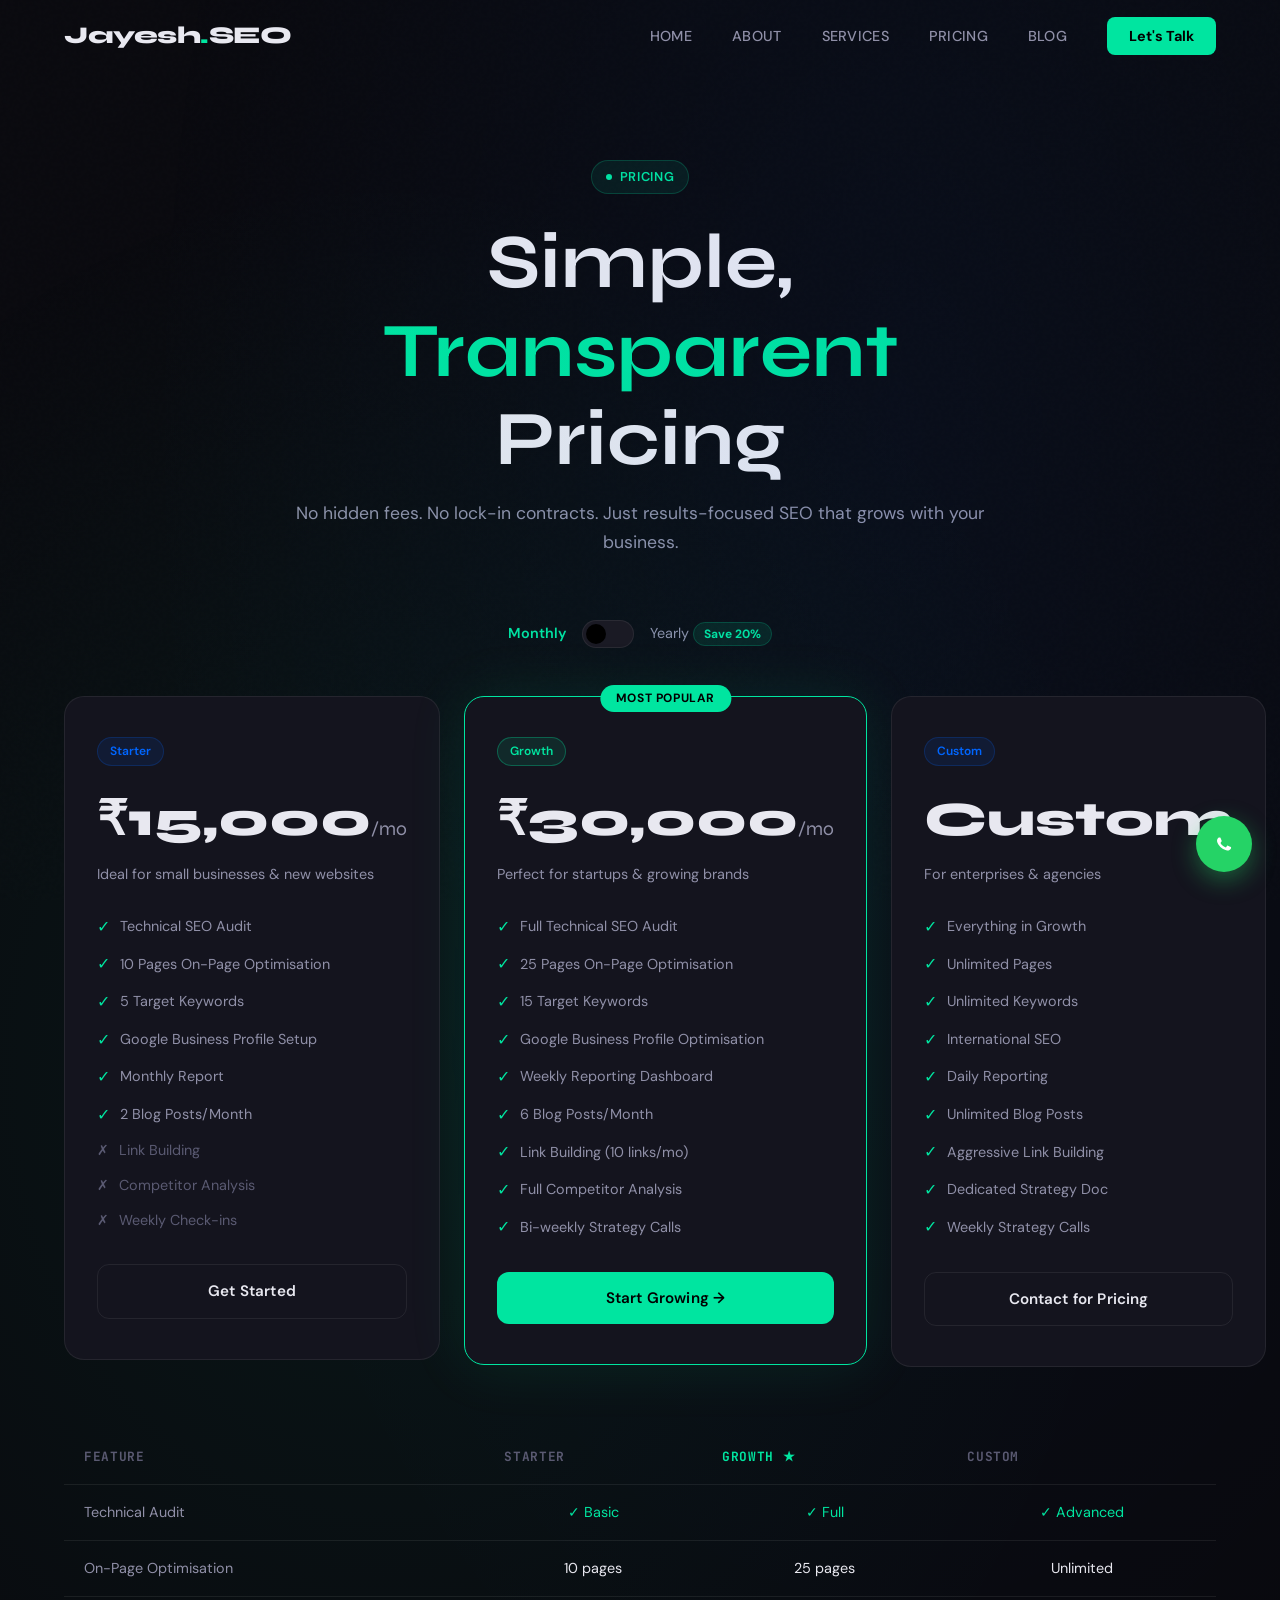
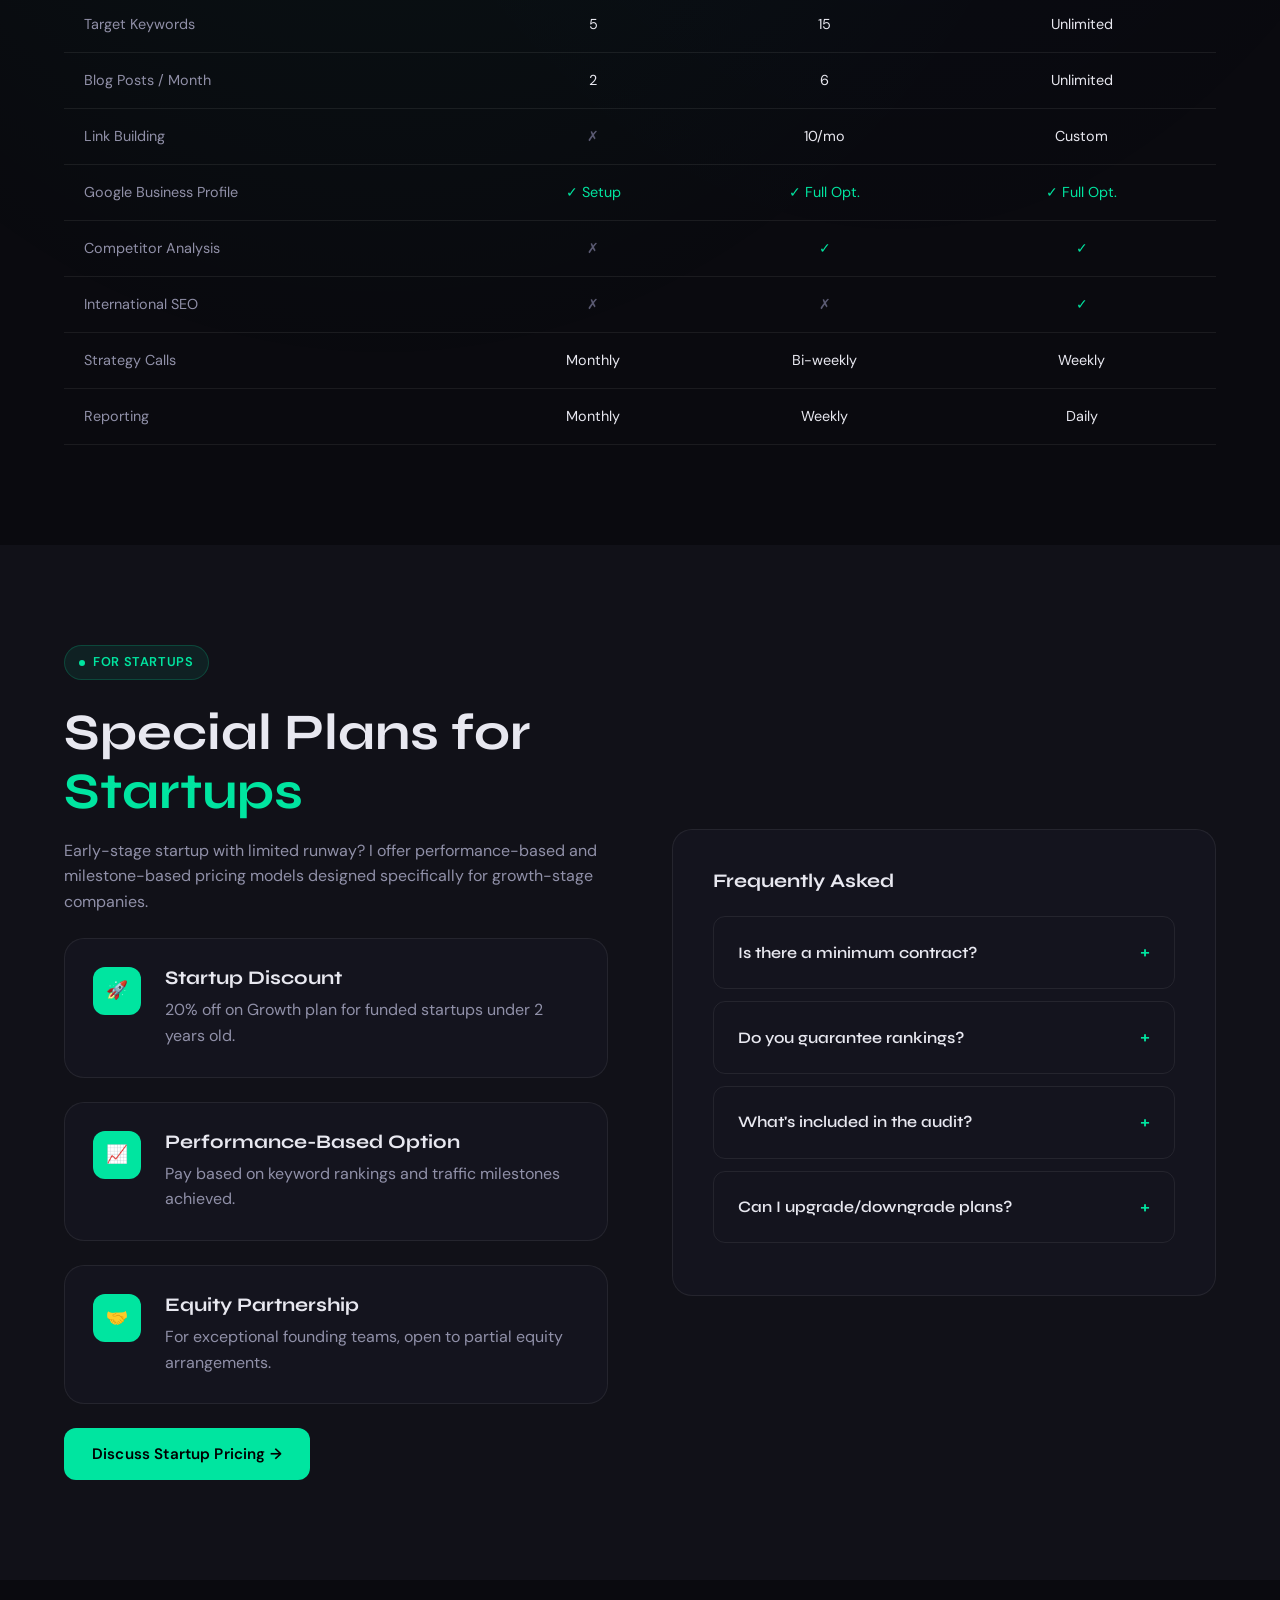
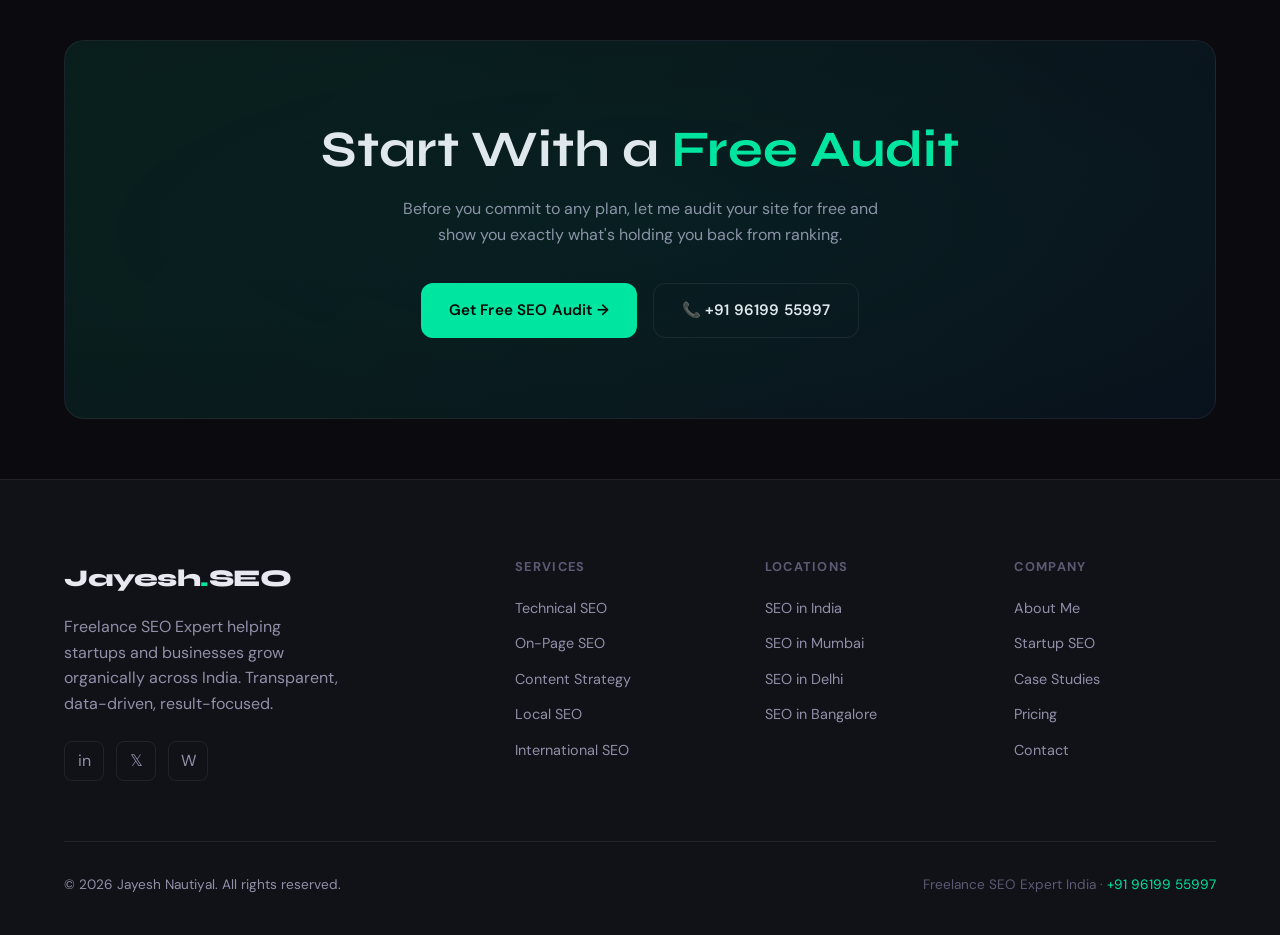
<file: pricing.html>
<!DOCTYPE html>
<html lang="en">
<head>
  <meta charset="UTF-8" />
  <meta name="viewport" content="width=device-width, initial-scale=1.0" />
  <title>SEO Pricing India | Affordable SEO Plans | Jayesh Nautiyal</title>
  <meta name="description" content="Transparent SEO pricing plans for startups and businesses in India. Starter, Growth, and Custom plans available. No hidden fees." />
  <link rel="preconnect" href="https://fonts.googleapis.com" />
  <link href="https://fonts.googleapis.com/css2?family=Syne:wght@400;600;700;800&family=DM+Sans:ital,wght@0,300;0,400;0,500;0,600;1,400&family=JetBrains+Mono:wght@400;500&display=swap" rel="stylesheet" />
  <link rel="stylesheet" href="assets/css/style.css" />
  <style>
    .pricing-grid { display:grid;grid-template-columns:repeat(3,1fr);gap:24px;align-items:start; }
    .toggle-wrap { display:flex;align-items:center;gap:16px;justify-content:center;margin-bottom:48px; }
    .toggle-label { font-size:0.9rem;color:var(--text2); }
    .toggle-label.active { color:var(--accent);font-weight:600; }
    .toggle {
      width:52px;height:28px;background:var(--bg3);border:1px solid var(--border);
      border-radius:100px;position:relative;cursor:pointer;transition:background var(--transition);
    }
    .toggle.on { background:var(--accent); }
    .toggle::after {
      content:'';position:absolute;top:3px;left:3px;
      width:20px;height:20px;background:#000;border-radius:50%;
      transition:left var(--transition);
    }
    .toggle.on::after { left:27px; }
    .save-badge {
      background:rgba(0,229,160,0.1);border:1px solid rgba(0,229,160,0.2);
      color:var(--accent);font-size:0.75rem;font-weight:700;
      padding:3px 10px;border-radius:100px;
    }
    .compare-table { width:100%;border-collapse:collapse;margin-top:64px; }
    .compare-table th, .compare-table td { padding:16px 20px;text-align:left;border-bottom:1px solid var(--border); }
    .compare-table th { font-size:0.8rem;letter-spacing:0.05em;text-transform:uppercase;color:var(--text3);font-family:var(--font-mono); }
    .compare-table td:first-child { color:var(--text2);font-size:0.9rem; }
    .compare-table td:not(:first-child) { text-align:center;font-size:0.9rem; }
    .compare-table tr:hover td { background:var(--bg3); }
    .compare-table th:nth-child(3) { color:var(--accent); }
    .check-y { color:var(--accent);font-size:1.1rem; }
    .check-n { color:var(--text3);font-size:1.1rem; }
    @media(max-width:768px){
      .pricing-grid{grid-template-columns:1fr;}
      .compare-table{display:none;}
    }
  </style>
</head>
<body>
<div id="header"></div>


<section class="page-hero">
  <div class="container">
    <div class="section-header">
      <div class="badge">Pricing</div>
      <h1>Simple, <span class="highlight">Transparent</span> Pricing</h1>
      <p>No hidden fees. No lock-in contracts. Just results-focused SEO that grows with your business.</p>
    </div>

    <div class="toggle-wrap">
      <span class="toggle-label active" id="monthly-label">Monthly</span>
      <div class="toggle" id="billing-toggle"></div>
      <span class="toggle-label" id="yearly-label">Yearly <span class="save-badge">Save 20%</span></span>
    </div>

    <div class="pricing-grid">
      <!-- STARTER -->
      <div class="pricing-card fade-up">
        <div class="tag">Starter</div>
        <div class="pricing-price" id="price-starter">₹15,000<span>/mo</span></div>
        <div class="pricing-period">Ideal for small businesses & new websites</div>
        <div class="pricing-features">
          <div class="pricing-feature"><span class="check">✓</span> Technical SEO Audit</div>
          <div class="pricing-feature"><span class="check">✓</span> 10 Pages On-Page Optimisation</div>
          <div class="pricing-feature"><span class="check">✓</span> 5 Target Keywords</div>
          <div class="pricing-feature"><span class="check">✓</span> Google Business Profile Setup</div>
          <div class="pricing-feature"><span class="check">✓</span> Monthly Report</div>
          <div class="pricing-feature"><span class="check">✓</span> 2 Blog Posts/Month</div>
          <div class="pricing-feature"><span class="cross" style="color:var(--text3)">✗</span> <span style="color:var(--text3)">Link Building</span></div>
          <div class="pricing-feature"><span class="cross" style="color:var(--text3)">✗</span> <span style="color:var(--text3)">Competitor Analysis</span></div>
          <div class="pricing-feature"><span class="cross" style="color:var(--text3)">✗</span> <span style="color:var(--text3)">Weekly Check-ins</span></div>
        </div>
        <a href="contact.html?plan=starter" class="btn btn-outline" style="width:100%;justify-content:center;">Get Started</a>
      </div>

      <!-- GROWTH (FEATURED) -->
      <div class="pricing-card featured fade-up">
        <div class="pricing-badge">Most Popular</div>
        <div class="tag" style="background:rgba(0,229,160,0.1);border-color:rgba(0,229,160,0.3);color:var(--accent);">Growth</div>
        <div class="pricing-price" id="price-growth">₹30,000<span>/mo</span></div>
        <div class="pricing-period">Perfect for startups & growing brands</div>
        <div class="pricing-features">
          <div class="pricing-feature"><span class="check">✓</span> Full Technical SEO Audit</div>
          <div class="pricing-feature"><span class="check">✓</span> 25 Pages On-Page Optimisation</div>
          <div class="pricing-feature"><span class="check">✓</span> 15 Target Keywords</div>
          <div class="pricing-feature"><span class="check">✓</span> Google Business Profile Optimisation</div>
          <div class="pricing-feature"><span class="check">✓</span> Weekly Reporting Dashboard</div>
          <div class="pricing-feature"><span class="check">✓</span> 6 Blog Posts/Month</div>
          <div class="pricing-feature"><span class="check">✓</span> Link Building (10 links/mo)</div>
          <div class="pricing-feature"><span class="check">✓</span> Full Competitor Analysis</div>
          <div class="pricing-feature"><span class="check">✓</span> Bi-weekly Strategy Calls</div>
        </div>
        <a href="contact.html?plan=growth" class="btn btn-primary" style="width:100%;justify-content:center;">Start Growing →</a>
      </div>

      <!-- CUSTOM -->
      <div class="pricing-card fade-up">
        <div class="tag">Custom</div>
        <div class="pricing-price">Custom<span></span></div>
        <div class="pricing-period">For enterprises & agencies</div>
        <div class="pricing-features">
          <div class="pricing-feature"><span class="check">✓</span> Everything in Growth</div>
          <div class="pricing-feature"><span class="check">✓</span> Unlimited Pages</div>
          <div class="pricing-feature"><span class="check">✓</span> Unlimited Keywords</div>
          <div class="pricing-feature"><span class="check">✓</span> International SEO</div>
          <div class="pricing-feature"><span class="check">✓</span> Daily Reporting</div>
          <div class="pricing-feature"><span class="check">✓</span> Unlimited Blog Posts</div>
          <div class="pricing-feature"><span class="check">✓</span> Aggressive Link Building</div>
          <div class="pricing-feature"><span class="check">✓</span> Dedicated Strategy Doc</div>
          <div class="pricing-feature"><span class="check">✓</span> Weekly Strategy Calls</div>
        </div>
        <a href="contact.html?plan=custom" class="btn btn-outline" style="width:100%;justify-content:center;">Contact for Pricing</a>
      </div>
    </div>

    <!-- Compare Table -->
    <div class="fade-up">
      <table class="compare-table">
        <thead>
          <tr>
            <th>Feature</th>
            <th>Starter</th>
            <th>Growth ★</th>
            <th>Custom</th>
          </tr>
        </thead>
        <tbody>
          <tr><td>Technical Audit</td><td class="check-y">✓ Basic</td><td class="check-y">✓ Full</td><td class="check-y">✓ Advanced</td></tr>
          <tr><td>On-Page Optimisation</td><td>10 pages</td><td>25 pages</td><td>Unlimited</td></tr>
          <tr><td>Target Keywords</td><td>5</td><td>15</td><td>Unlimited</td></tr>
          <tr><td>Blog Posts / Month</td><td>2</td><td>6</td><td>Unlimited</td></tr>
          <tr><td>Link Building</td><td class="check-n">✗</td><td>10/mo</td><td>Custom</td></tr>
          <tr><td>Google Business Profile</td><td class="check-y">✓ Setup</td><td class="check-y">✓ Full Opt.</td><td class="check-y">✓ Full Opt.</td></tr>
          <tr><td>Competitor Analysis</td><td class="check-n">✗</td><td class="check-y">✓</td><td class="check-y">✓</td></tr>
          <tr><td>International SEO</td><td class="check-n">✗</td><td class="check-n">✗</td><td class="check-y">✓</td></tr>
          <tr><td>Strategy Calls</td><td>Monthly</td><td>Bi-weekly</td><td>Weekly</td></tr>
          <tr><td>Reporting</td><td>Monthly</td><td>Weekly</td><td>Daily</td></tr>
        </tbody>
      </table>
    </div>
  </div>
</section>

<!-- Startup Section -->
<section class="section" style="background:var(--bg2);">
  <div class="container">
    <div class="grid-2" style="gap:64px;align-items:center;">
      <div class="fade-up">
        <div class="badge">For Startups</div>
        <h2>Special Plans for <span class="highlight">Startups</span></h2>
        <p style="margin:16px 0;">Early-stage startup with limited runway? I offer performance-based and milestone-based pricing models designed specifically for growth-stage companies.</p>
        <div class="steps" style="margin:24px 0;">
          <div class="step">
            <div class="step-num">🚀</div>
            <div class="step-content">
              <h4>Startup Discount</h4>
              <p>20% off on Growth plan for funded startups under 2 years old.</p>
            </div>
          </div>
          <div class="step">
            <div class="step-num">📈</div>
            <div class="step-content">
              <h4>Performance-Based Option</h4>
              <p>Pay based on keyword rankings and traffic milestones achieved.</p>
            </div>
          </div>
          <div class="step">
            <div class="step-num">🤝</div>
            <div class="step-content">
              <h4>Equity Partnership</h4>
              <p>For exceptional founding teams, open to partial equity arrangements.</p>
            </div>
          </div>
        </div>
        <a href="contact.html" class="btn btn-primary">Discuss Startup Pricing →</a>
      </div>
      <div class="fade-up">
        <div class="card" style="padding:40px;">
          <h4 style="margin-bottom:24px;">Frequently Asked</h4>
          <div class="faq-item">
            <div class="faq-question">Is there a minimum contract? <span class="faq-arrow">+</span></div>
            <div class="faq-answer"><p>I recommend a 3-month minimum to see meaningful SEO results. SEO is a long-term investment — most significant results appear in months 3–6.</p></div>
          </div>
          <div class="faq-item">
            <div class="faq-question">Do you guarantee rankings? <span class="faq-arrow">+</span></div>
            <div class="faq-answer"><p>No one can guarantee exact rankings — Google's algorithm is the final decision-maker. I do guarantee transparent work, consistent effort, and data-backed strategies that consistently produce results.</p></div>
          </div>
          <div class="faq-item">
            <div class="faq-question">What's included in the audit? <span class="faq-arrow">+</span></div>
            <div class="faq-answer"><p>Technical analysis, keyword gaps, competitor benchmarking, content audit, backlink profile review, and a prioritised action plan — all in a detailed PDF report.</p></div>
          </div>
          <div class="faq-item">
            <div class="faq-question">Can I upgrade/downgrade plans? <span class="faq-arrow">+</span></div>
            <div class="faq-answer"><p>Absolutely. You can change plans at the end of any month with 15 days notice. No penalty, no lock-in.</p></div>
          </div>
        </div>
      </div>
    </div>
  </div>
</section>

<!-- CTA -->
<section class="section-sm">
  <div class="container">
    <div class="cta-section fade-up">
      <h2 style="margin-bottom:16px;">Start With a <span class="highlight">Free Audit</span></h2>
      <p style="max-width:480px;margin:0 auto 36px;">Before you commit to any plan, let me audit your site for free and show you exactly what's holding you back from ranking.</p>
      <div style="display:flex;gap:16px;justify-content:center;flex-wrap:wrap;">
        <a href="contact.html" class="btn btn-primary">Get Free SEO Audit →</a>
        <a href="tel:+919619955997" class="btn btn-outline">📞 +91 96199 55997</a>
      </div>
    </div>
  </div>
</section>

<script>
const toggle = document.getElementById('billing-toggle');
const mL = document.getElementById('monthly-label');
const yL = document.getElementById('yearly-label');
const ps = document.getElementById('price-starter');
const pg = document.getElementById('price-growth');
let yearly = false;
toggle.addEventListener('click', () => {
  yearly = !yearly;
  toggle.classList.toggle('on', yearly);
  mL.classList.toggle('active', !yearly);
  yL.classList.toggle('active', yearly);
  if (yearly) {
    ps.innerHTML = '₹1,44,000<span>/yr</span>';
    pg.innerHTML = '₹2,88,000<span>/yr</span>';
  } else {
    ps.innerHTML = '₹15,000<span>/mo</span>';
    pg.innerHTML = '₹30,000<span>/mo</span>';
  }
});
</script>
<div id="footer"></div>

<script src="assets/js/layout.js" defer></script>
<script src="assets/js/main.js" defer></script>
</body>
</html>
</file>
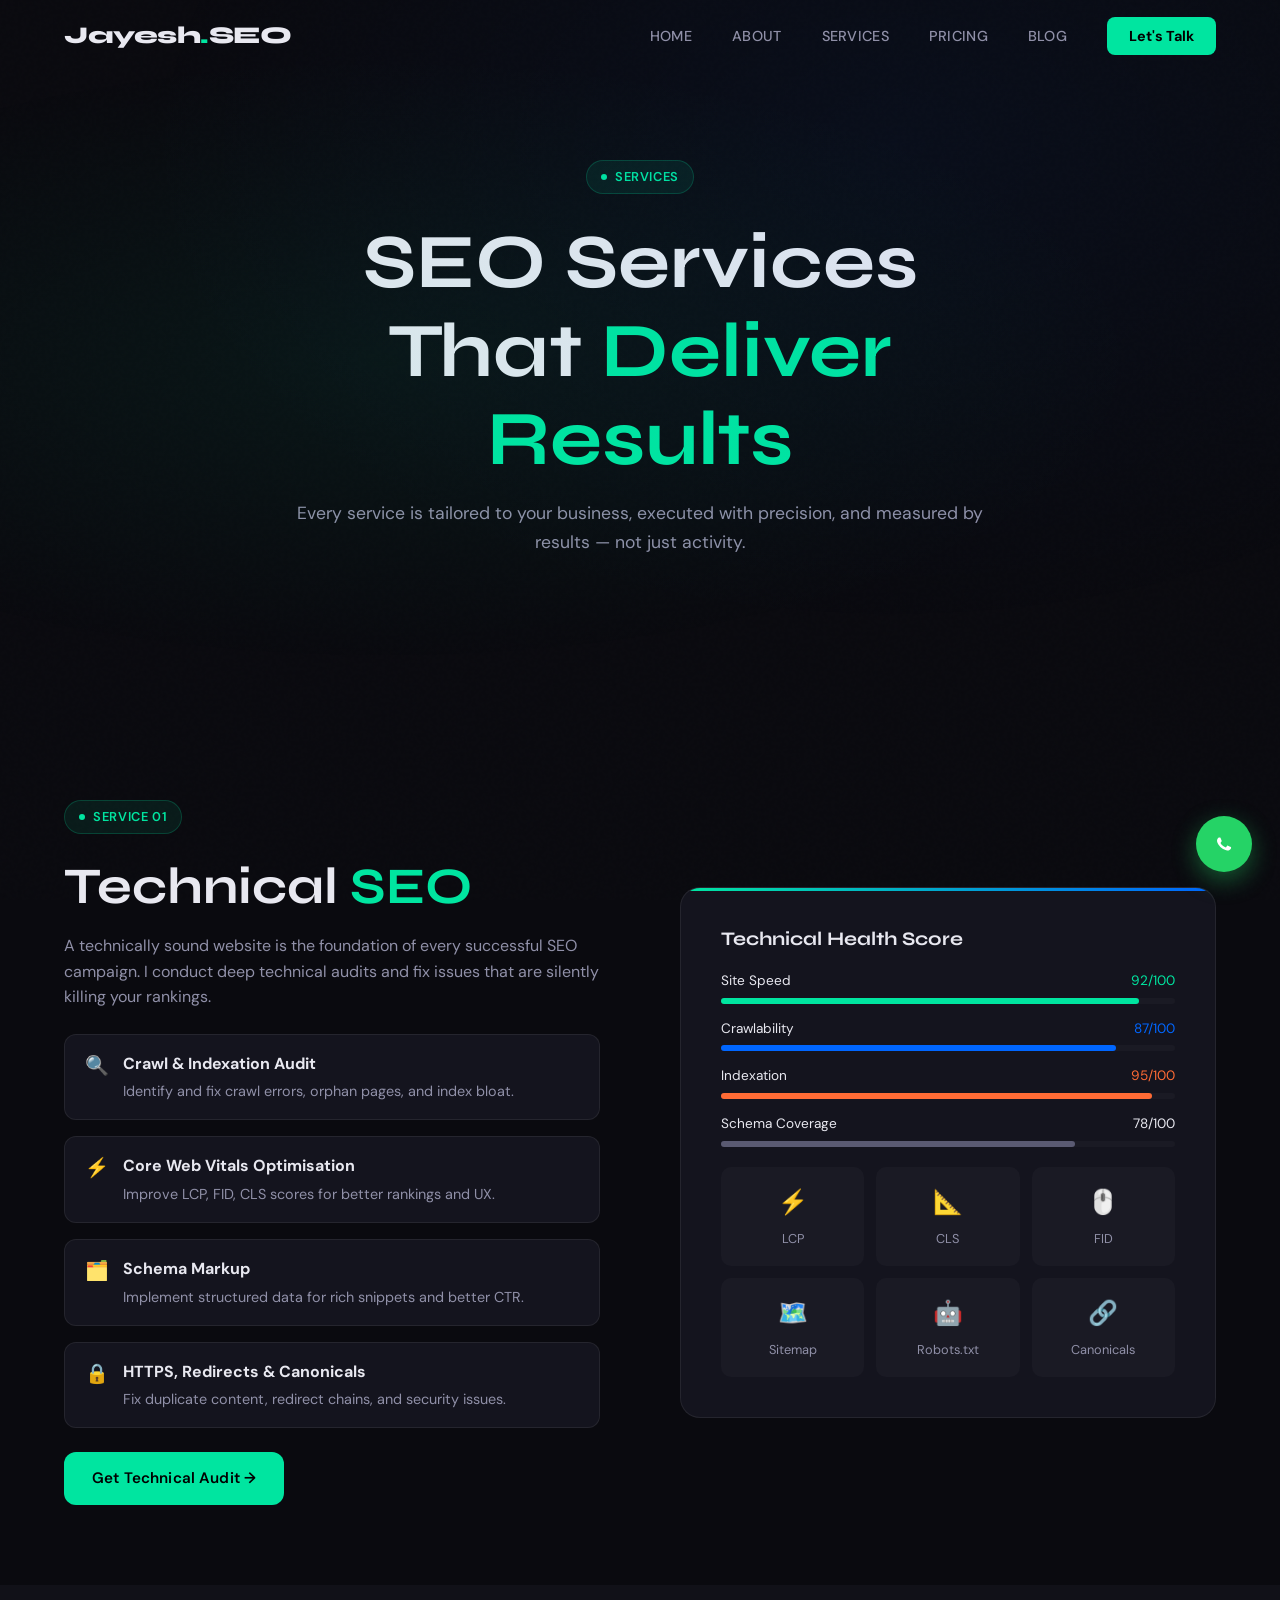
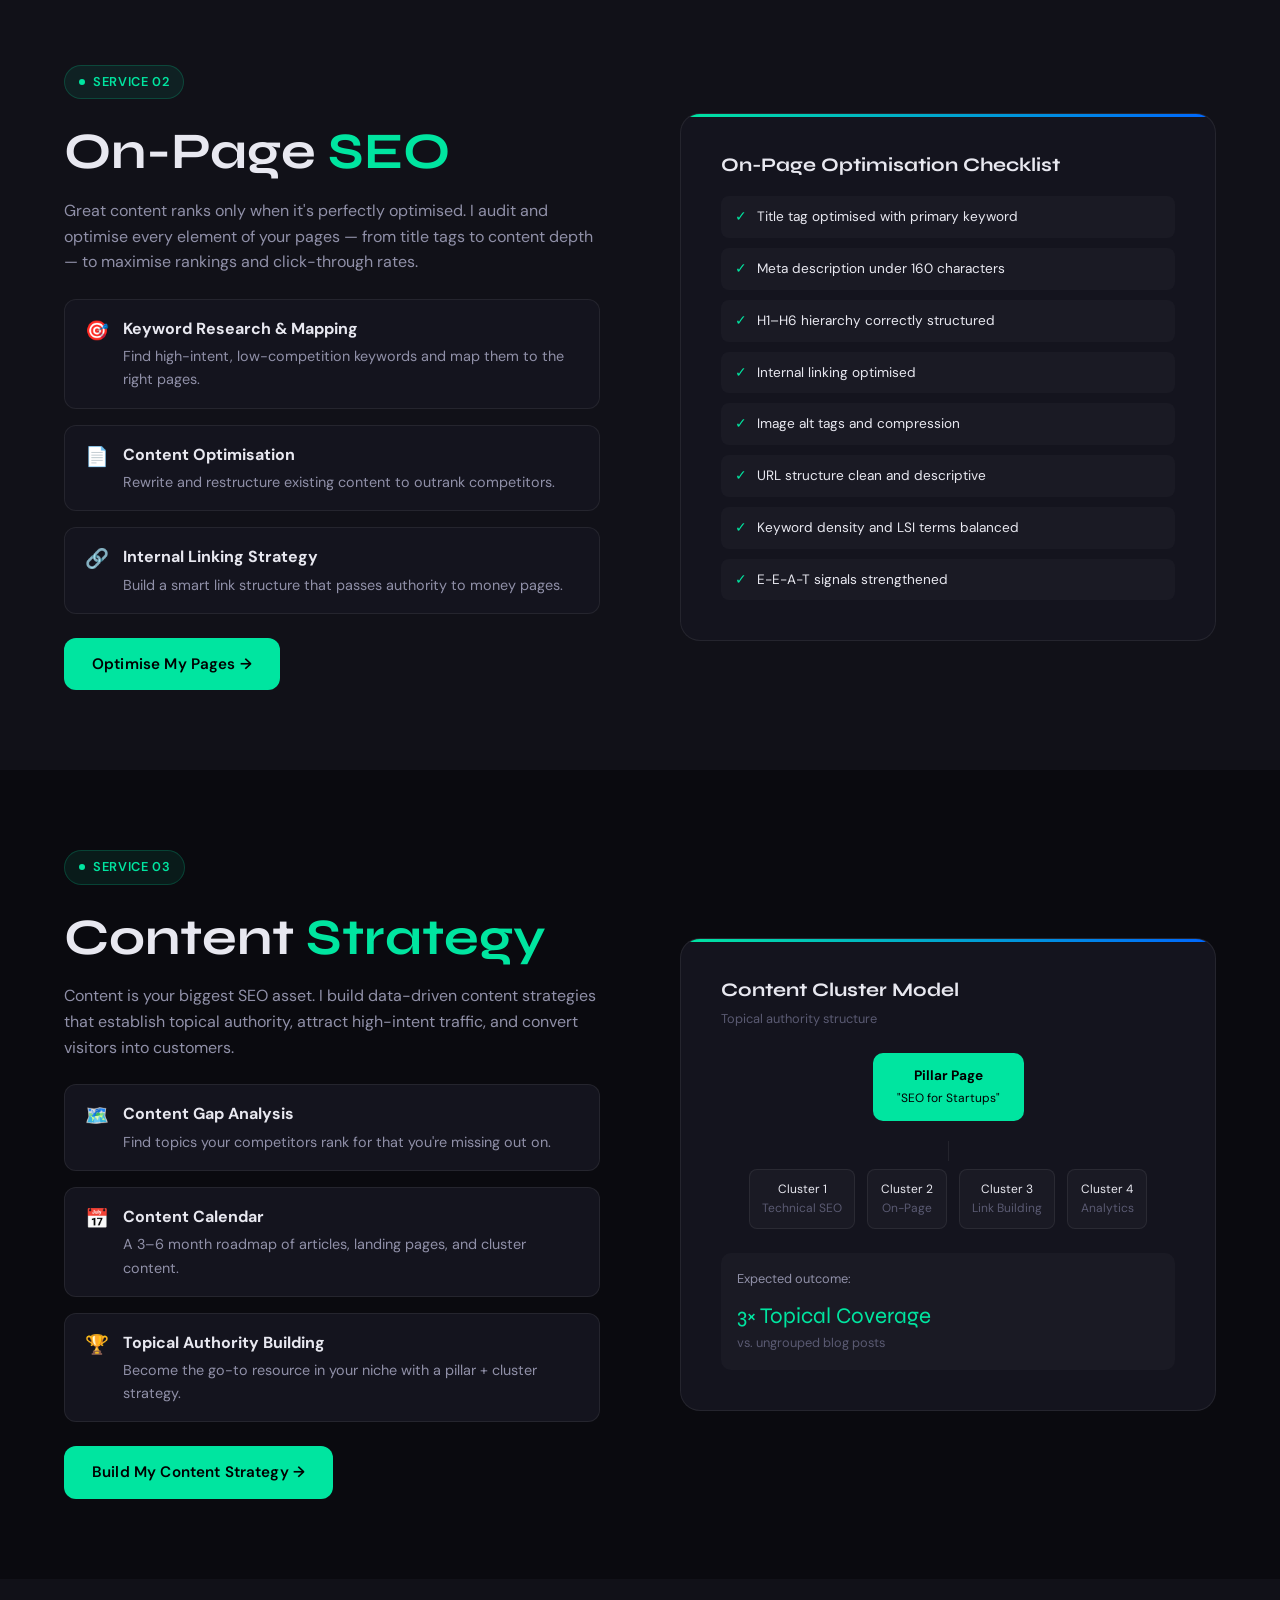
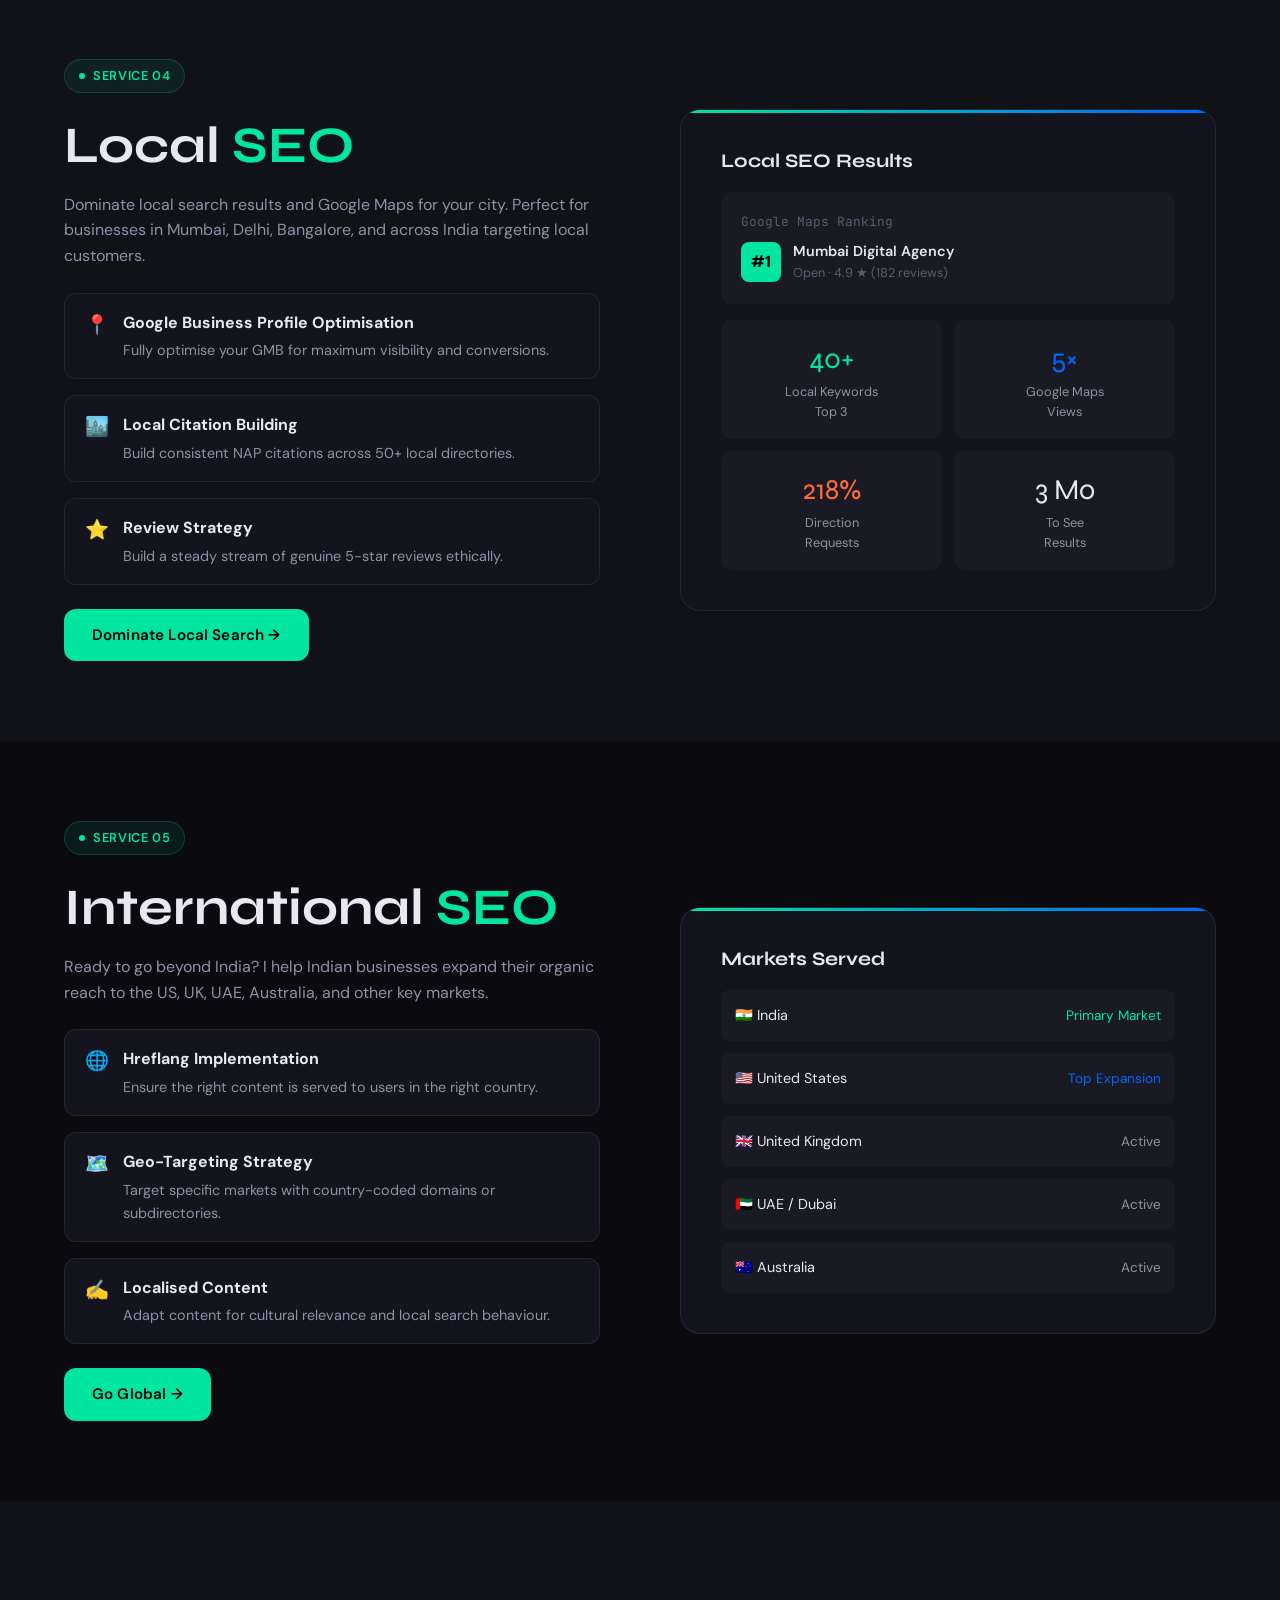
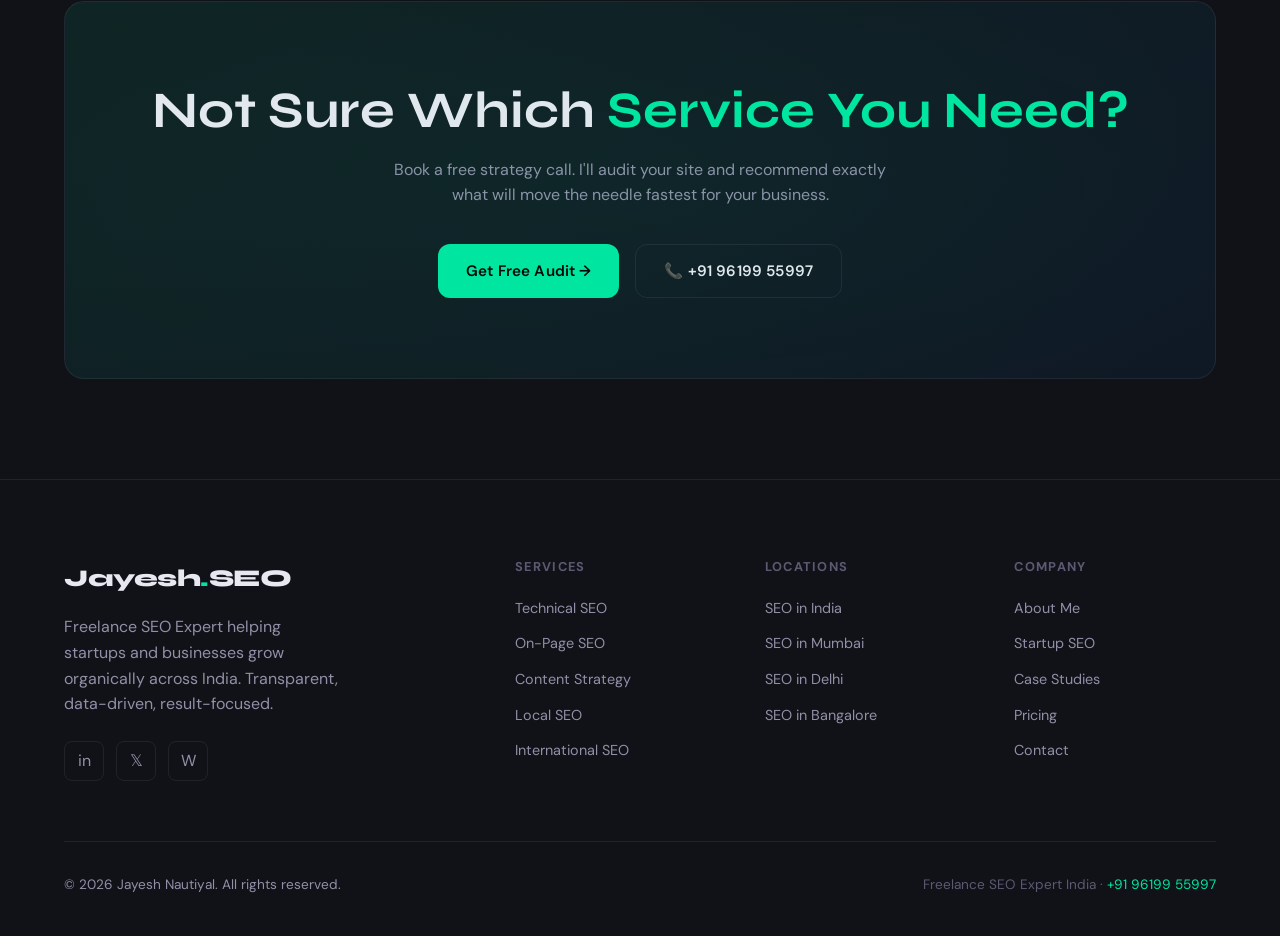
<file: services.html>
<!DOCTYPE html>
<html lang="en">
<head>
  <meta charset="UTF-8" />
  <meta name="viewport" content="width=device-width, initial-scale=1.0" />
  <title>SEO Services India | Technical, Local & Content SEO | Jayesh Nautiyal</title>
  <meta name="description" content="Comprehensive SEO services: Technical SEO, On-Page SEO, Content Strategy, Local SEO, and International SEO for businesses across India." />
  <link rel="preconnect" href="https://fonts.googleapis.com" />
  <link href="https://fonts.googleapis.com/css2?family=Syne:wght@400;600;700;800&family=DM+Sans:ital,wght@0,300;0,400;0,500;0,600;1,400&family=JetBrains+Mono:wght@400;500&display=swap" rel="stylesheet" />
  <link rel="stylesheet" href="assets/css/style.css" />
  <style>
    .service-section {
      padding: 80px 0;
      border-bottom: 1px solid var(--border);
    }
    .service-section:last-of-type { border-bottom: none; }
    .service-section-grid {
      display: grid; grid-template-columns: 1fr 1fr;
      gap: 80px; align-items: center;
    }
    .service-section-grid.reverse { direction: rtl; }
    .service-section-grid.reverse > * { direction: ltr; }
    .service-list { display: flex; flex-direction: column; gap: 16px; margin: 24px 0; }
    .service-list-item {
      display: flex; align-items: flex-start; gap: 14px;
      padding: 16px 20px;
      background: var(--card);
      border: 1px solid var(--border);
      border-radius: var(--radius);
    }
    .service-list-icon { font-size: 1.2rem; min-width: 24px; }
    .service-visual {
      background: var(--card);
      border: 1px solid var(--border);
      border-radius: var(--radius-lg);
      padding: 40px;
      position: relative;
      overflow: hidden;
    }
    .service-visual::before {
      content: '';
      position: absolute; top: 0; left: 0; right: 0; height: 3px;
      background: linear-gradient(90deg, var(--accent), var(--accent2));
    }
    .tech-grid {
      display: grid; grid-template-columns: repeat(3, 1fr);
      gap: 12px; margin-top: 20px;
    }
    .tech-item {
      background: var(--bg3);
      border-radius: 10px; padding: 16px 12px;
      text-align: center;
      font-size: 0.8rem; color: var(--text2);
    }
    .tech-item .icon { font-size: 1.5rem; margin-bottom: 8px; }
    .process-row { display: flex; gap: 16px; flex-wrap: wrap; margin-top: 24px; }
    .process-step-sm {
      flex: 1; min-width: 100px;
      background: var(--bg3);
      border-radius: 10px; padding: 16px;
      text-align: center;
    }
    .process-step-sm .num { font-family: var(--font-mono); color: var(--accent); font-size: 0.8rem; margin-bottom: 4px; }
    .process-step-sm p { font-size: 0.8rem; color: var(--text2); }
    @media(max-width:768px){
      .service-section-grid { grid-template-columns: 1fr; gap: 48px; }
      .service-section-grid.reverse { direction: ltr; }
      .tech-grid { grid-template-columns: repeat(2,1fr); }
    }
  </style>
</head>
<body>
<div id="header"></div>

<section class="page-hero">
  <div class="container">
    <div class="section-header">
      <div class="badge">Services</div>
      <h1>SEO Services That <span class="highlight">Deliver Results</span></h1>
      <p>Every service is tailored to your business, executed with precision, and measured by results — not just activity.</p>
    </div>
  </div>
</section>

<!-- TECHNICAL SEO -->
<div id="technical" class="container">
<div class="service-section">
  <div class="service-section-grid">
    <div class="fade-up">
      <div class="badge">Service 01</div>
      <h2>Technical <span class="highlight">SEO</span></h2>
      <p style="margin:16px 0;">A technically sound website is the foundation of every successful SEO campaign. I conduct deep technical audits and fix issues that are silently killing your rankings.</p>
      <div class="service-list">
        <div class="service-list-item">
          <span class="service-list-icon">🔍</span>
          <div><strong>Crawl & Indexation Audit</strong><p style="font-size:0.9rem;margin:4px 0 0;">Identify and fix crawl errors, orphan pages, and index bloat.</p></div>
        </div>
        <div class="service-list-item">
          <span class="service-list-icon">⚡</span>
          <div><strong>Core Web Vitals Optimisation</strong><p style="font-size:0.9rem;margin:4px 0 0;">Improve LCP, FID, CLS scores for better rankings and UX.</p></div>
        </div>
        <div class="service-list-item">
          <span class="service-list-icon">🗂️</span>
          <div><strong>Schema Markup</strong><p style="font-size:0.9rem;margin:4px 0 0;">Implement structured data for rich snippets and better CTR.</p></div>
        </div>
        <div class="service-list-item">
          <span class="service-list-icon">🔒</span>
          <div><strong>HTTPS, Redirects & Canonicals</strong><p style="font-size:0.9rem;margin:4px 0 0;">Fix duplicate content, redirect chains, and security issues.</p></div>
        </div>
      </div>
      <a href="contact.html" class="btn btn-primary">Get Technical Audit →</a>
    </div>
    <div class="service-visual fade-up">
      <h4 style="margin-bottom:20px;">Technical Health Score</h4>
      <div style="display:flex;flex-direction:column;gap:14px;">
        <div>
          <div style="display:flex;justify-content:space-between;margin-bottom:6px;font-size:0.85rem;"><span>Site Speed</span><span style="color:var(--accent)">92/100</span></div>
          <div style="height:6px;background:var(--bg3);border-radius:4px;"><div style="height:100%;width:92%;background:var(--accent);border-radius:4px;"></div></div>
        </div>
        <div>
          <div style="display:flex;justify-content:space-between;margin-bottom:6px;font-size:0.85rem;"><span>Crawlability</span><span style="color:var(--accent2)">87/100</span></div>
          <div style="height:6px;background:var(--bg3);border-radius:4px;"><div style="height:100%;width:87%;background:var(--accent2);border-radius:4px;"></div></div>
        </div>
        <div>
          <div style="display:flex;justify-content:space-between;margin-bottom:6px;font-size:0.85rem;"><span>Indexation</span><span style="color:var(--accent3)">95/100</span></div>
          <div style="height:6px;background:var(--bg3);border-radius:4px;"><div style="height:100%;width:95%;background:var(--accent3);border-radius:4px;"></div></div>
        </div>
        <div>
          <div style="display:flex;justify-content:space-between;margin-bottom:6px;font-size:0.85rem;"><span>Schema Coverage</span><span style="color:var(--text)">78/100</span></div>
          <div style="height:6px;background:var(--bg3);border-radius:4px;"><div style="height:100%;width:78%;background:var(--text3);border-radius:4px;"></div></div>
        </div>
      </div>
      <div class="tech-grid">
        <div class="tech-item"><div class="icon">⚡</div>LCP</div>
        <div class="tech-item"><div class="icon">📐</div>CLS</div>
        <div class="tech-item"><div class="icon">🖱️</div>FID</div>
        <div class="tech-item"><div class="icon">🗺️</div>Sitemap</div>
        <div class="tech-item"><div class="icon">🤖</div>Robots.txt</div>
        <div class="tech-item"><div class="icon">🔗</div>Canonicals</div>
      </div>
    </div>
  </div>
</div>
</div>

<!-- ON-PAGE SEO -->
<div style="background:var(--bg2);">
<div id="onpage" class="container">
<div class="service-section">
  <div class="service-section-grid reverse">
    <div class="service-visual fade-up">
      <h4 style="margin-bottom:20px;">On-Page Optimisation Checklist</h4>
      <div style="display:flex;flex-direction:column;gap:10px;">
        <div style="display:flex;align-items:center;gap:10px;padding:10px 14px;background:var(--bg3);border-radius:8px;font-size:0.85rem;">
          <span style="color:var(--accent)">✓</span> Title tag optimised with primary keyword
        </div>
        <div style="display:flex;align-items:center;gap:10px;padding:10px 14px;background:var(--bg3);border-radius:8px;font-size:0.85rem;">
          <span style="color:var(--accent)">✓</span> Meta description under 160 characters
        </div>
        <div style="display:flex;align-items:center;gap:10px;padding:10px 14px;background:var(--bg3);border-radius:8px;font-size:0.85rem;">
          <span style="color:var(--accent)">✓</span> H1–H6 hierarchy correctly structured
        </div>
        <div style="display:flex;align-items:center;gap:10px;padding:10px 14px;background:var(--bg3);border-radius:8px;font-size:0.85rem;">
          <span style="color:var(--accent)">✓</span> Internal linking optimised
        </div>
        <div style="display:flex;align-items:center;gap:10px;padding:10px 14px;background:var(--bg3);border-radius:8px;font-size:0.85rem;">
          <span style="color:var(--accent)">✓</span> Image alt tags and compression
        </div>
        <div style="display:flex;align-items:center;gap:10px;padding:10px 14px;background:var(--bg3);border-radius:8px;font-size:0.85rem;">
          <span style="color:var(--accent)">✓</span> URL structure clean and descriptive
        </div>
        <div style="display:flex;align-items:center;gap:10px;padding:10px 14px;background:var(--bg3);border-radius:8px;font-size:0.85rem;">
          <span style="color:var(--accent)">✓</span> Keyword density and LSI terms balanced
        </div>
        <div style="display:flex;align-items:center;gap:10px;padding:10px 14px;background:var(--bg3);border-radius:8px;font-size:0.85rem;">
          <span style="color:var(--accent)">✓</span> E-E-A-T signals strengthened
        </div>
      </div>
    </div>
    <div class="fade-up">
      <div class="badge">Service 02</div>
      <h2>On-Page <span class="highlight">SEO</span></h2>
      <p style="margin:16px 0;">Great content ranks only when it's perfectly optimised. I audit and optimise every element of your pages — from title tags to content depth — to maximise rankings and click-through rates.</p>
      <div class="service-list">
        <div class="service-list-item">
          <span class="service-list-icon">🎯</span>
          <div><strong>Keyword Research & Mapping</strong><p style="font-size:0.9rem;margin:4px 0 0;">Find high-intent, low-competition keywords and map them to the right pages.</p></div>
        </div>
        <div class="service-list-item">
          <span class="service-list-icon">📄</span>
          <div><strong>Content Optimisation</strong><p style="font-size:0.9rem;margin:4px 0 0;">Rewrite and restructure existing content to outrank competitors.</p></div>
        </div>
        <div class="service-list-item">
          <span class="service-list-icon">🔗</span>
          <div><strong>Internal Linking Strategy</strong><p style="font-size:0.9rem;margin:4px 0 0;">Build a smart link structure that passes authority to money pages.</p></div>
        </div>
      </div>
      <a href="contact.html" class="btn btn-primary">Optimise My Pages →</a>
    </div>
  </div>
</div>
</div>
</div>

<!-- CONTENT STRATEGY -->
<div id="content" class="container">
<div class="service-section">
  <div class="service-section-grid">
    <div class="fade-up">
      <div class="badge">Service 03</div>
      <h2>Content <span class="highlight">Strategy</span></h2>
      <p style="margin:16px 0;">Content is your biggest SEO asset. I build data-driven content strategies that establish topical authority, attract high-intent traffic, and convert visitors into customers.</p>
      <div class="service-list">
        <div class="service-list-item">
          <span class="service-list-icon">🗺️</span>
          <div><strong>Content Gap Analysis</strong><p style="font-size:0.9rem;margin:4px 0 0;">Find topics your competitors rank for that you're missing out on.</p></div>
        </div>
        <div class="service-list-item">
          <span class="service-list-icon">📅</span>
          <div><strong>Content Calendar</strong><p style="font-size:0.9rem;margin:4px 0 0;">A 3–6 month roadmap of articles, landing pages, and cluster content.</p></div>
        </div>
        <div class="service-list-item">
          <span class="service-list-icon">🏆</span>
          <div><strong>Topical Authority Building</strong><p style="font-size:0.9rem;margin:4px 0 0;">Become the go-to resource in your niche with a pillar + cluster strategy.</p></div>
        </div>
      </div>
      <a href="contact.html" class="btn btn-primary">Build My Content Strategy →</a>
    </div>
    <div class="service-visual fade-up">
      <h4 style="margin-bottom:8px;">Content Cluster Model</h4>
      <p style="font-size:0.8rem;color:var(--text3);margin-bottom:24px;">Topical authority structure</p>
      <div style="text-align:center;">
        <div style="display:inline-block;background:var(--accent);color:#000;padding:12px 24px;border-radius:10px;font-weight:700;font-size:0.85rem;margin-bottom:20px;">Pillar Page<br><span style="font-size:0.75rem;font-weight:400;">"SEO for Startups"</span></div>
        <div style="height:20px;width:1px;background:var(--border);margin:0 auto;"></div>
        <div style="display:flex;gap:12px;justify-content:center;margin-top:8px;flex-wrap:wrap;">
          <div style="background:var(--bg3);border:1px solid var(--border);border-radius:8px;padding:10px 12px;font-size:0.75rem;text-align:center;min-width:80px;">
            Cluster 1<br><span style="color:var(--text3)">Technical SEO</span>
          </div>
          <div style="background:var(--bg3);border:1px solid var(--border);border-radius:8px;padding:10px 12px;font-size:0.75rem;text-align:center;min-width:80px;">
            Cluster 2<br><span style="color:var(--text3)">On-Page</span>
          </div>
          <div style="background:var(--bg3);border:1px solid var(--border);border-radius:8px;padding:10px 12px;font-size:0.75rem;text-align:center;min-width:80px;">
            Cluster 3<br><span style="color:var(--text3)">Link Building</span>
          </div>
          <div style="background:var(--bg3);border:1px solid var(--border);border-radius:8px;padding:10px 12px;font-size:0.75rem;text-align:center;min-width:80px;">
            Cluster 4<br><span style="color:var(--text3)">Analytics</span>
          </div>
        </div>
      </div>
      <div style="margin-top:24px;padding:16px;background:var(--bg3);border-radius:10px;">
        <div style="font-size:0.8rem;color:var(--text2);margin-bottom:8px;">Expected outcome:</div>
        <div style="font-family:var(--font-display);font-size:1.4rem;color:var(--accent);">3× Topical Coverage</div>
        <div style="font-size:0.8rem;color:var(--text3);">vs. ungrouped blog posts</div>
      </div>
    </div>
  </div>
</div>
</div>

<!-- LOCAL SEO -->
<div style="background:var(--bg2);">
<div id="local" class="container">
<div class="service-section">
  <div class="service-section-grid reverse">
    <div class="service-visual fade-up">
      <h4 style="margin-bottom:20px;">Local SEO Results</h4>
      <div style="background:var(--bg3);border-radius:12px;padding:20px;margin-bottom:16px;">
        <div style="font-size:0.8rem;color:var(--text3);margin-bottom:8px;font-family:var(--font-mono);">Google Maps Ranking</div>
        <div style="display:flex;align-items:center;gap:12px;">
          <div style="width:40px;height:40px;background:var(--accent);border-radius:8px;display:flex;align-items:center;justify-content:center;font-weight:800;color:#000;">#1</div>
          <div>
            <div style="font-weight:600;font-size:0.9rem;">Mumbai Digital Agency</div>
            <div style="font-size:0.8rem;color:var(--text3);">Open · 4.9 ★ (182 reviews)</div>
          </div>
        </div>
      </div>
      <div style="display:grid;grid-template-columns:1fr 1fr;gap:12px;">
        <div style="background:var(--bg3);border-radius:10px;padding:16px;text-align:center;">
          <div style="font-family:var(--font-display);font-size:1.8rem;color:var(--accent);">40+</div>
          <div style="font-size:0.8rem;color:var(--text2);">Local Keywords<br>Top 3</div>
        </div>
        <div style="background:var(--bg3);border-radius:10px;padding:16px;text-align:center;">
          <div style="font-family:var(--font-display);font-size:1.8rem;color:var(--accent2);">5×</div>
          <div style="font-size:0.8rem;color:var(--text2);">Google Maps<br>Views</div>
        </div>
        <div style="background:var(--bg3);border-radius:10px;padding:16px;text-align:center;">
          <div style="font-family:var(--font-display);font-size:1.8rem;color:var(--accent3);">218%</div>
          <div style="font-size:0.8rem;color:var(--text2);">Direction<br>Requests</div>
        </div>
        <div style="background:var(--bg3);border-radius:10px;padding:16px;text-align:center;">
          <div style="font-family:var(--font-display);font-size:1.8rem;color:var(--text);">3 Mo</div>
          <div style="font-size:0.8rem;color:var(--text2);">To See<br>Results</div>
        </div>
      </div>
    </div>
    <div class="fade-up">
      <div class="badge">Service 04</div>
      <h2>Local <span class="highlight">SEO</span></h2>
      <p style="margin:16px 0;">Dominate local search results and Google Maps for your city. Perfect for businesses in Mumbai, Delhi, Bangalore, and across India targeting local customers.</p>
      <div class="service-list">
        <div class="service-list-item">
          <span class="service-list-icon">📍</span>
          <div><strong>Google Business Profile Optimisation</strong><p style="font-size:0.9rem;margin:4px 0 0;">Fully optimise your GMB for maximum visibility and conversions.</p></div>
        </div>
        <div class="service-list-item">
          <span class="service-list-icon">🏙️</span>
          <div><strong>Local Citation Building</strong><p style="font-size:0.9rem;margin:4px 0 0;">Build consistent NAP citations across 50+ local directories.</p></div>
        </div>
        <div class="service-list-item">
          <span class="service-list-icon">⭐</span>
          <div><strong>Review Strategy</strong><p style="font-size:0.9rem;margin:4px 0 0;">Build a steady stream of genuine 5-star reviews ethically.</p></div>
        </div>
      </div>
      <a href="contact.html" class="btn btn-primary">Dominate Local Search →</a>
    </div>
  </div>
</div>
</div>
</div>

<!-- INTERNATIONAL SEO -->
<div id="international" class="container">
<div class="service-section">
  <div class="service-section-grid">
    <div class="fade-up">
      <div class="badge">Service 05</div>
      <h2>International <span class="highlight">SEO</span></h2>
      <p style="margin:16px 0;">Ready to go beyond India? I help Indian businesses expand their organic reach to the US, UK, UAE, Australia, and other key markets.</p>
      <div class="service-list">
        <div class="service-list-item">
          <span class="service-list-icon">🌐</span>
          <div><strong>Hreflang Implementation</strong><p style="font-size:0.9rem;margin:4px 0 0;">Ensure the right content is served to users in the right country.</p></div>
        </div>
        <div class="service-list-item">
          <span class="service-list-icon">🗺️</span>
          <div><strong>Geo-Targeting Strategy</strong><p style="font-size:0.9rem;margin:4px 0 0;">Target specific markets with country-coded domains or subdirectories.</p></div>
        </div>
        <div class="service-list-item">
          <span class="service-list-icon">✍️</span>
          <div><strong>Localised Content</strong><p style="font-size:0.9rem;margin:4px 0 0;">Adapt content for cultural relevance and local search behaviour.</p></div>
        </div>
      </div>
      <a href="contact.html" class="btn btn-primary">Go Global →</a>
    </div>
    <div class="service-visual fade-up">
      <h4 style="margin-bottom:20px;">Markets Served</h4>
      <div style="display:flex;flex-direction:column;gap:12px;">
        <div style="display:flex;align-items:center;justify-content:space-between;padding:14px;background:var(--bg3);border-radius:8px;">
          <span style="font-size:0.9rem;">🇮🇳 India</span><span style="color:var(--accent);font-size:0.85rem;">Primary Market</span>
        </div>
        <div style="display:flex;align-items:center;justify-content:space-between;padding:14px;background:var(--bg3);border-radius:8px;">
          <span style="font-size:0.9rem;">🇺🇸 United States</span><span style="color:var(--accent2);font-size:0.85rem;">Top Expansion</span>
        </div>
        <div style="display:flex;align-items:center;justify-content:space-between;padding:14px;background:var(--bg3);border-radius:8px;">
          <span style="font-size:0.9rem;">🇬🇧 United Kingdom</span><span style="color:var(--text2);font-size:0.85rem;">Active</span>
        </div>
        <div style="display:flex;align-items:center;justify-content:space-between;padding:14px;background:var(--bg3);border-radius:8px;">
          <span style="font-size:0.9rem;">🇦🇪 UAE / Dubai</span><span style="color:var(--text2);font-size:0.85rem;">Active</span>
        </div>
        <div style="display:flex;align-items:center;justify-content:space-between;padding:14px;background:var(--bg3);border-radius:8px;">
          <span style="font-size:0.9rem;">🇦🇺 Australia</span><span style="color:var(--text2);font-size:0.85rem;">Active</span>
        </div>
      </div>
    </div>
  </div>
</div>
</div>

<!-- CTA -->
<section class="section" style="background:var(--bg2);">
  <div class="container">
    <div class="cta-section fade-up">
      <h2 style="margin-bottom:16px;">Not Sure Which <span class="highlight">Service You Need?</span></h2>
      <p style="max-width:500px;margin:0 auto 36px;">Book a free strategy call. I'll audit your site and recommend exactly what will move the needle fastest for your business.</p>
      <div style="display:flex;gap:16px;justify-content:center;flex-wrap:wrap;">
        <a href="contact.html" class="btn btn-primary">Get Free Audit →</a>
        <a href="tel:+919619955997" class="btn btn-outline">📞 +91 96199 55997</a>
      </div>
    </div>
  </div>
</section>

<div id="footer"></div>

<script src="assets/js/layout.js" defer></script>
<script src="assets/js/main.js" defer></script>
</body>
</html>
</file>
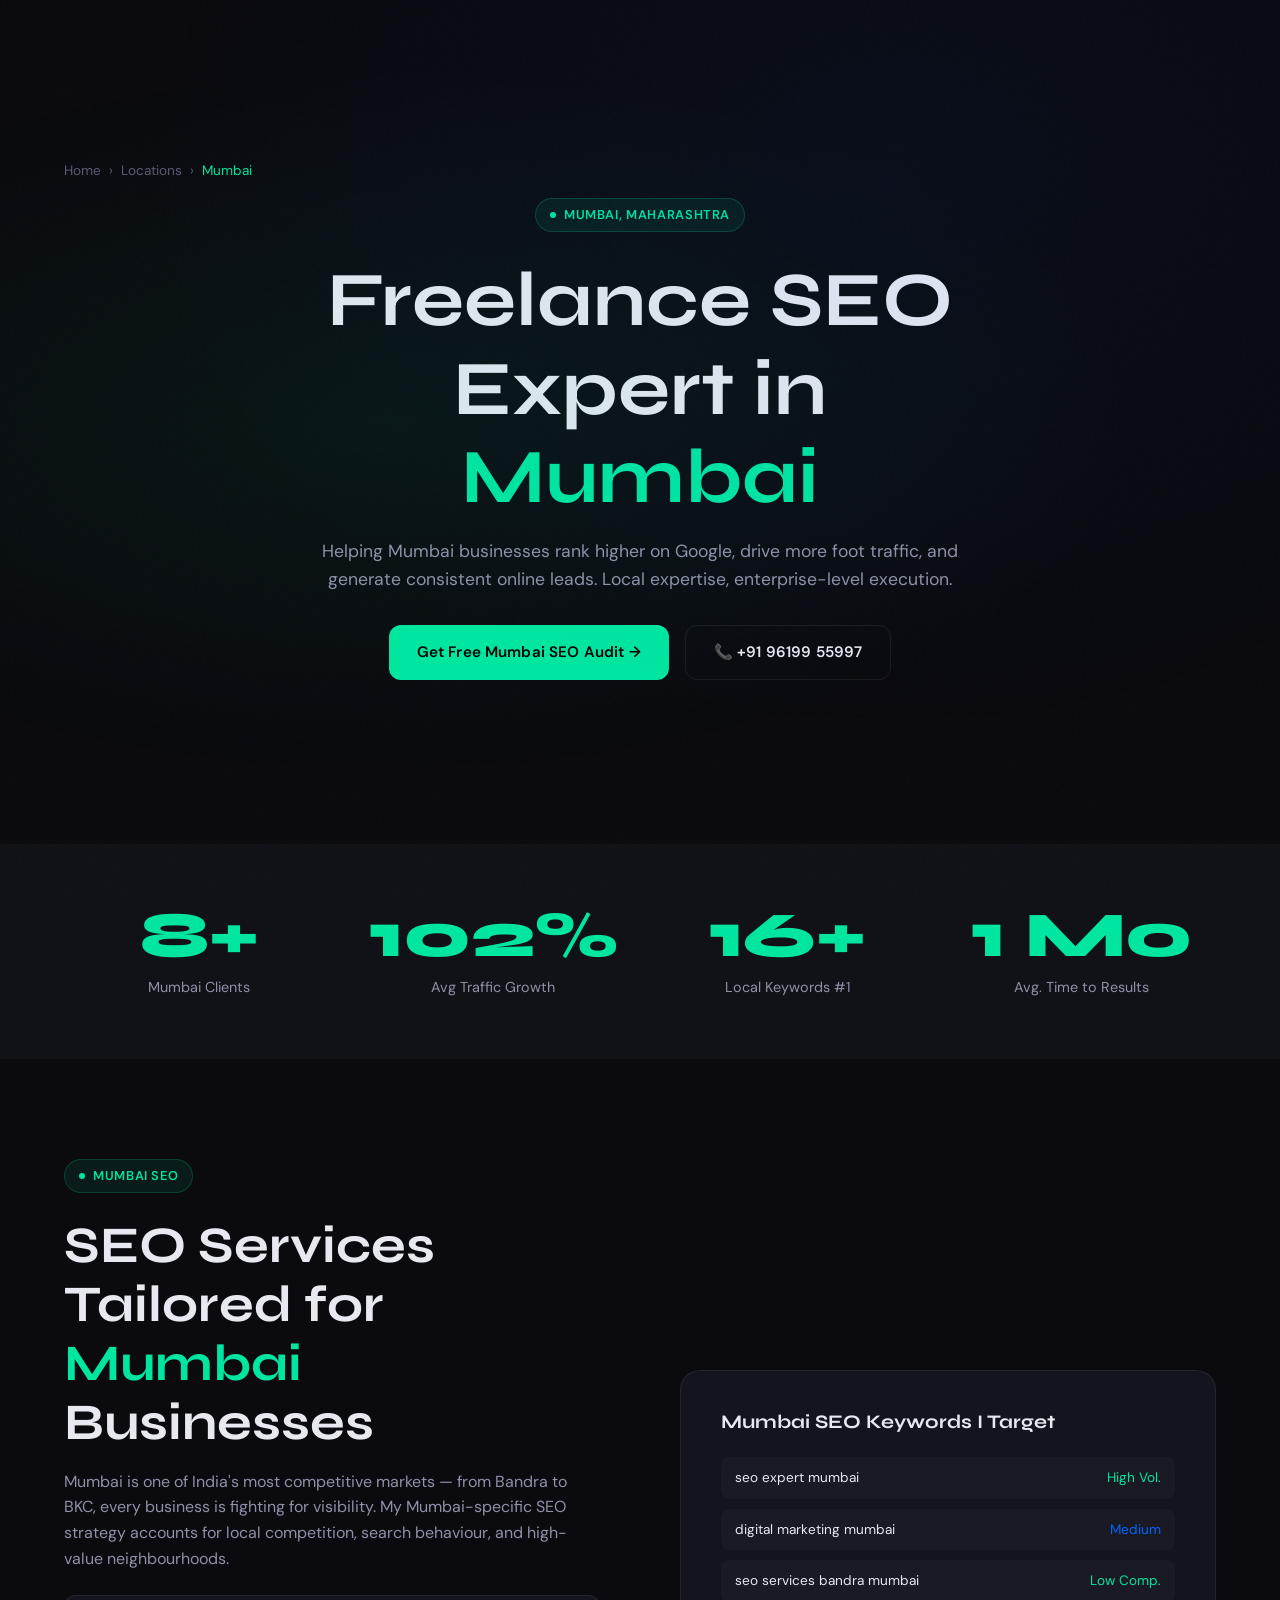
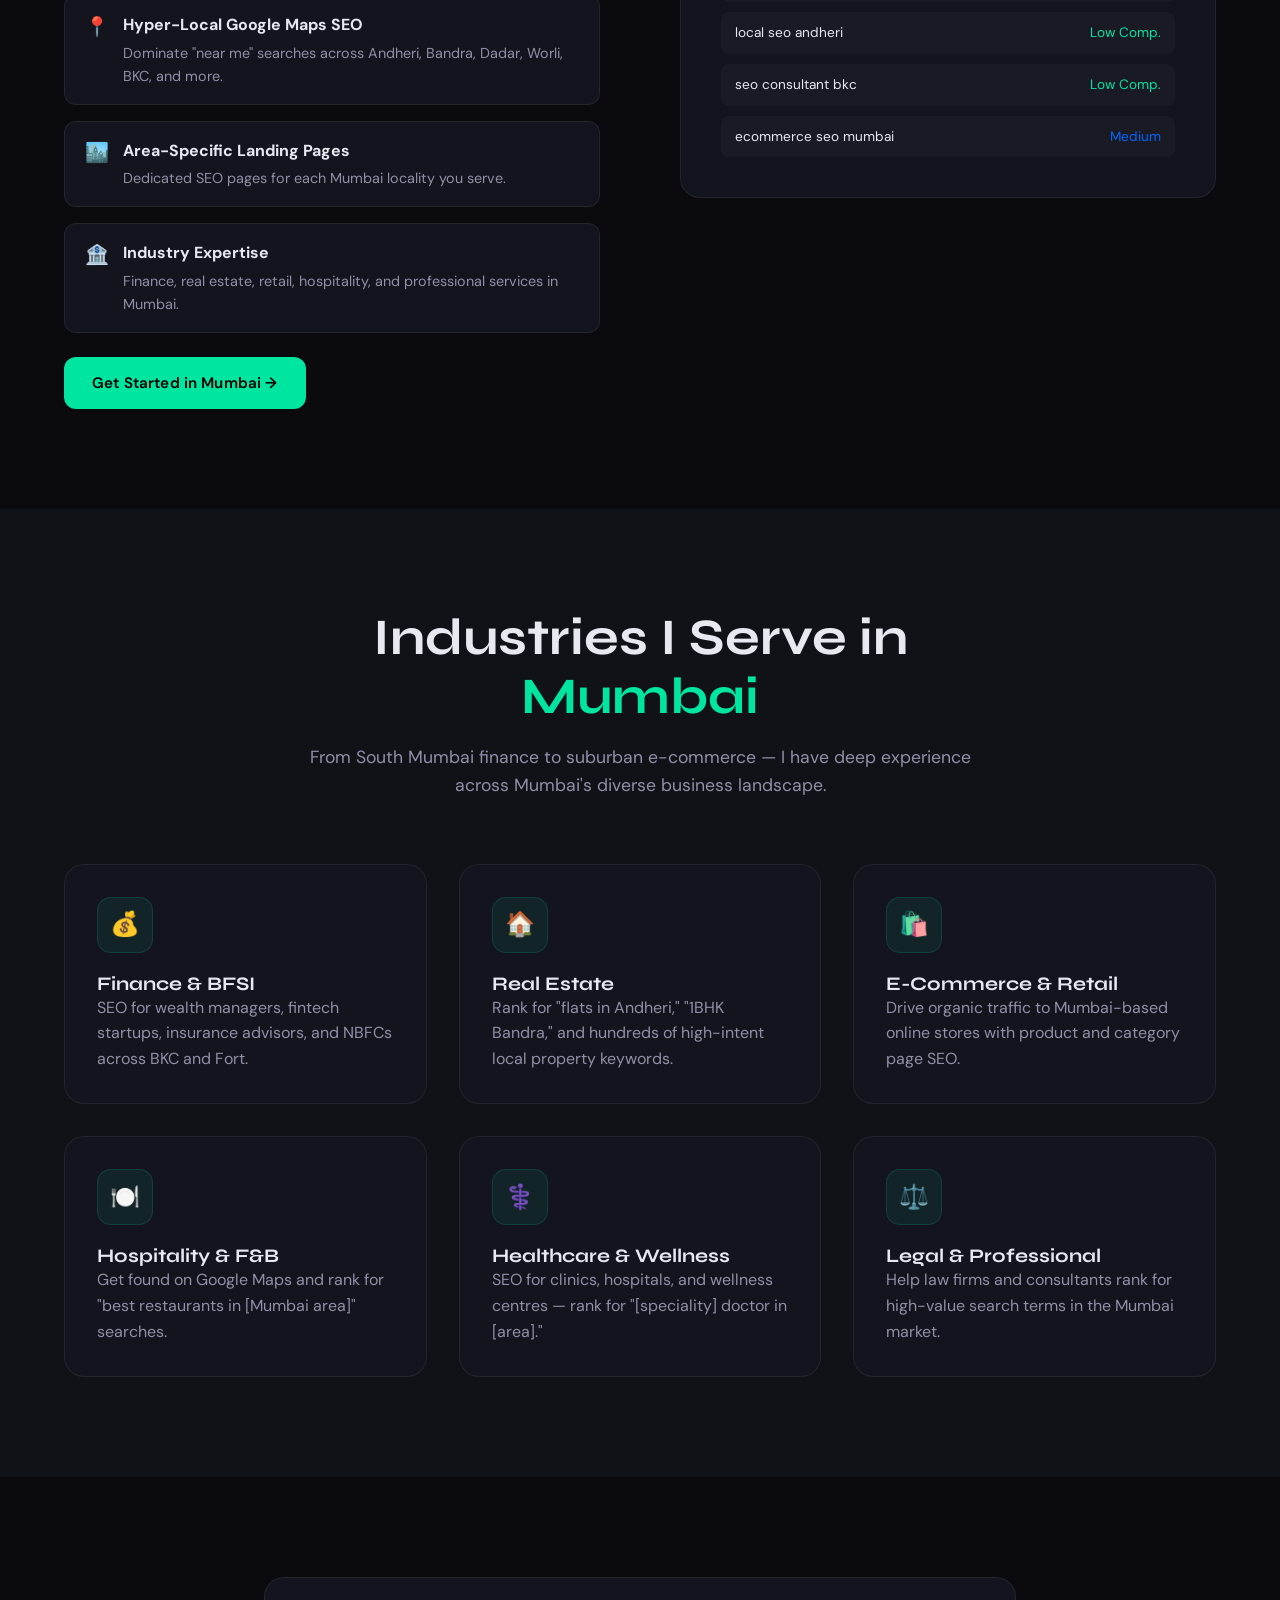
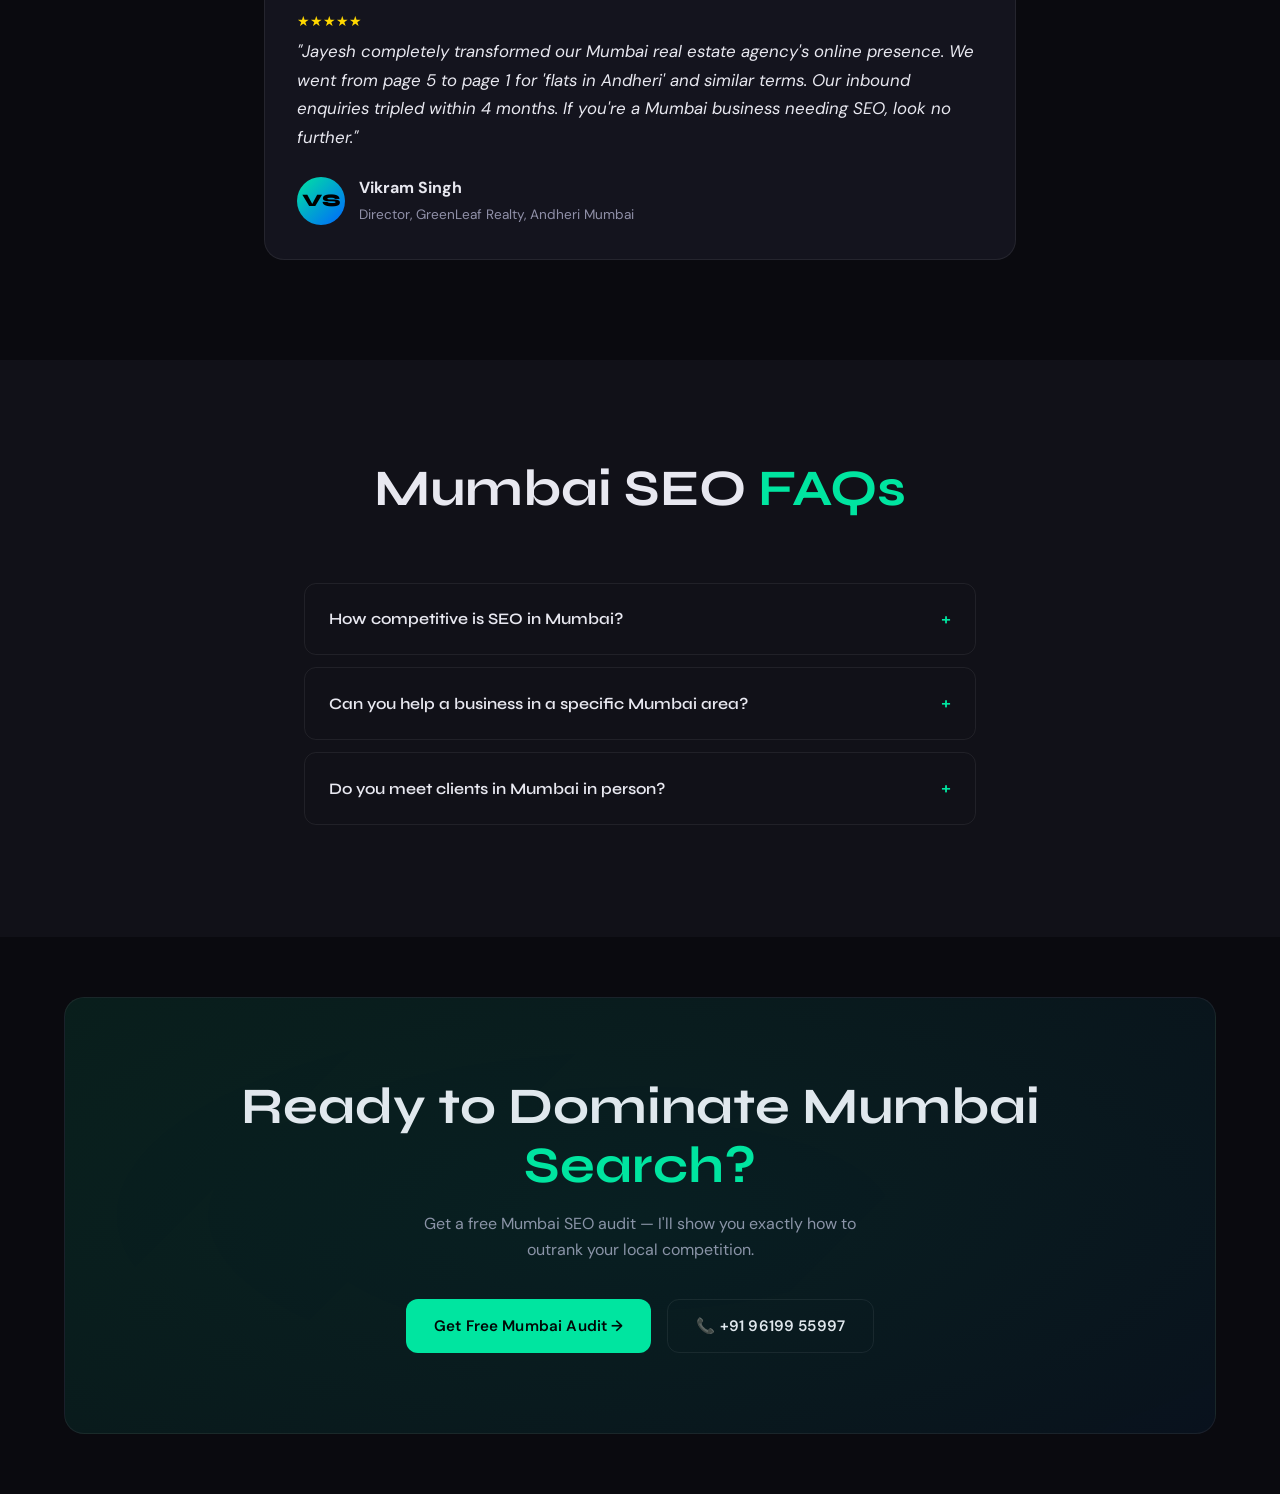
<file: location/mumbai.html>
<!DOCTYPE html>
<html lang="en">
<head>
  <meta charset="UTF-8" />
  <meta name="viewport" content="width=device-width, initial-scale=1.0" />
  <title>Freelance SEO Expert in Mumbai | Jayesh Nautiyal</title>
  <meta name="description" content="Top freelance SEO expert in Mumbai helping local businesses dominate Google search. Local SEO, technical SEO, and content strategies tailored for Mumbai." />
  <meta name="keywords" content="seo expert mumbai, freelance seo mumbai, seo consultant mumbai, local seo mumbai, seo services mumbai" />
  <link rel="canonical" href="https://yourdomain.com/locations/mumbai.html" />
  <link rel="preconnect" href="https://fonts.googleapis.com" />
  <link href="https://fonts.googleapis.com/css2?family=Syne:wght@400;600;700;800&family=DM+Sans:ital,wght@0,300;0,400;0,500;0,600;1,400&family=JetBrains+Mono:wght@400;500&display=swap" rel="stylesheet" />
  <link rel="stylesheet" href="../assets/css/style.css" />
</head>
<body>
<script>
// Adjust paths for subdir
(function(){
  var s1=document.createElement('script');s1.src='../assets/js/layout.js';
  document.head.appendChild(s1);
  s1.onload=function(){
    // Fix nav links for subdir
    document.querySelectorAll('#site-header a, .mobile-nav a, #site-footer a').forEach(function(a){
      var h=a.getAttribute('href');
      if(h&&!h.startsWith('http')&&!h.startsWith('#')&&!h.startsWith('tel')&&!h.startsWith('mailto')&&!h.startsWith('https://wa')){
        if(!h.startsWith('../')) a.setAttribute('href','../'+h);
      }
    });
  };
})();
</script>

<section class="page-hero">
  <div class="container">
    <div style="display:flex;align-items:center;gap:8px;margin-bottom:16px;font-size:0.85rem;color:var(--text3);">
      <a href="../index.html" style="color:var(--text3);transition:color 0.3s;">Home</a>
      <span>›</span>
      <a href="../locations/india.html" style="color:var(--text3);">Locations</a>
      <span>›</span>
      <span style="color:var(--accent);">Mumbai</span>
    </div>
    <div class="section-header">
      <div class="badge">Mumbai, Maharashtra</div>
      <h1>Freelance SEO Expert in <span class="highlight">Mumbai</span></h1>
      <p>Helping Mumbai businesses rank higher on Google, drive more foot traffic, and generate consistent online leads. Local expertise, enterprise-level execution.</p>
      <div style="display:flex;gap:16px;justify-content:center;flex-wrap:wrap;margin-top:32px;">
        <a href="../contact.html" class="btn btn-primary">Get Free Mumbai SEO Audit →</a>
        <a href="tel:+919619955997" class="btn btn-outline">📞 +91 96199 55997</a>
      </div>
    </div>
  </div>
</section>

<!-- STATS -->
<section class="section-sm" style="background:var(--bg2);">
  <div class="container">
    <div class="grid-4">
      <div class="stat-box fade-up"><div class="stat-number" data-count="20" data-suffix="+">0+</div><div class="stat-label">Mumbai Clients</div></div>
      <div class="stat-box fade-up"><div class="stat-number" data-count="250" data-suffix="%">0%</div><div class="stat-label">Avg Traffic Growth</div></div>
      <div class="stat-box fade-up"><div class="stat-number" data-count="40" data-suffix="+">0+</div><div class="stat-label">Local Keywords #1</div></div>
      <div class="stat-box fade-up"><div class="stat-number" data-count="4" data-suffix=" Mo">0</div><div class="stat-label">Avg. Time to Results</div></div>
    </div>
  </div>
</section>

<!-- WHY MUMBAI -->
<section class="section">
  <div class="container">
    <div class="grid-2" style="gap:80px;align-items:center;">
      <div class="fade-up">
        <div class="badge">Mumbai SEO</div>
        <h2>SEO Services Tailored for <span class="highlight">Mumbai</span> Businesses</h2>
        <p style="margin:16px 0;">Mumbai is one of India's most competitive markets — from Bandra to BKC, every business is fighting for visibility. My Mumbai-specific SEO strategy accounts for local competition, search behaviour, and high-value neighbourhoods.</p>
        <div class="service-list" style="display:flex;flex-direction:column;gap:16px;margin:24px 0;">
          <div style="display:flex;gap:14px;align-items:flex-start;padding:16px 20px;background:var(--card);border:1px solid var(--border);border-radius:var(--radius);">
            <span style="font-size:1.2rem;">📍</span>
            <div><strong>Hyper-Local Google Maps SEO</strong><p style="font-size:0.9rem;margin:4px 0 0;">Dominate "near me" searches across Andheri, Bandra, Dadar, Worli, BKC, and more.</p></div>
          </div>
          <div style="display:flex;gap:14px;align-items:flex-start;padding:16px 20px;background:var(--card);border:1px solid var(--border);border-radius:var(--radius);">
            <span style="font-size:1.2rem;">🏙️</span>
            <div><strong>Area-Specific Landing Pages</strong><p style="font-size:0.9rem;margin:4px 0 0;">Dedicated SEO pages for each Mumbai locality you serve.</p></div>
          </div>
          <div style="display:flex;gap:14px;align-items:flex-start;padding:16px 20px;background:var(--card);border:1px solid var(--border);border-radius:var(--radius);">
            <span style="font-size:1.2rem;">🏦</span>
            <div><strong>Industry Expertise</strong><p style="font-size:0.9rem;margin:4px 0 0;">Finance, real estate, retail, hospitality, and professional services in Mumbai.</p></div>
          </div>
        </div>
        <a href="../contact.html" class="btn btn-primary">Get Started in Mumbai →</a>
      </div>
      <div class="fade-up">
        <div class="card" style="padding:40px;">
          <h4 style="margin-bottom:24px;">Mumbai SEO Keywords I Target</h4>
          <div style="display:flex;flex-direction:column;gap:10px;">
            <div style="display:flex;justify-content:space-between;padding:10px 14px;background:var(--bg3);border-radius:8px;font-size:0.85rem;">
              <span>seo expert mumbai</span><span style="color:var(--accent);">High Vol.</span>
            </div>
            <div style="display:flex;justify-content:space-between;padding:10px 14px;background:var(--bg3);border-radius:8px;font-size:0.85rem;">
              <span>digital marketing mumbai</span><span style="color:var(--accent2);">Medium</span>
            </div>
            <div style="display:flex;justify-content:space-between;padding:10px 14px;background:var(--bg3);border-radius:8px;font-size:0.85rem;">
              <span>seo services bandra mumbai</span><span style="color:var(--accent);">Low Comp.</span>
            </div>
            <div style="display:flex;justify-content:space-between;padding:10px 14px;background:var(--bg3);border-radius:8px;font-size:0.85rem;">
              <span>local seo andheri</span><span style="color:var(--accent);">Low Comp.</span>
            </div>
            <div style="display:flex;justify-content:space-between;padding:10px 14px;background:var(--bg3);border-radius:8px;font-size:0.85em;">
              <span>seo consultant bkc</span><span style="color:var(--accent);">Low Comp.</span>
            </div>
            <div style="display:flex;justify-content:space-between;padding:10px 14px;background:var(--bg3);border-radius:8px;font-size:0.85rem;">
              <span>ecommerce seo mumbai</span><span style="color:var(--accent2);">Medium</span>
            </div>
          </div>
        </div>
      </div>
    </div>
  </div>
</section>

<!-- INDUSTRIES -->
<section class="section" style="background:var(--bg2);">
  <div class="container">
    <div class="section-header fade-up">
      <h2>Industries I Serve in <span class="highlight">Mumbai</span></h2>
      <p>From South Mumbai finance to suburban e-commerce — I have deep experience across Mumbai's diverse business landscape.</p>
    </div>
    <div class="grid-3">
      <div class="card fade-up"><div class="icon-box">💰</div><h4>Finance & BFSI</h4><p>SEO for wealth managers, fintech startups, insurance advisors, and NBFCs across BKC and Fort.</p></div>
      <div class="card fade-up"><div class="icon-box">🏠</div><h4>Real Estate</h4><p>Rank for "flats in Andheri," "1BHK Bandra," and hundreds of high-intent local property keywords.</p></div>
      <div class="card fade-up"><div class="icon-box">🛍️</div><h4>E-Commerce & Retail</h4><p>Drive organic traffic to Mumbai-based online stores with product and category page SEO.</p></div>
      <div class="card fade-up"><div class="icon-box">🍽️</div><h4>Hospitality & F&B</h4><p>Get found on Google Maps and rank for "best restaurants in [Mumbai area]" searches.</p></div>
      <div class="card fade-up"><div class="icon-box">⚕️</div><h4>Healthcare & Wellness</h4><p>SEO for clinics, hospitals, and wellness centres — rank for "[speciality] doctor in [area]."</p></div>
      <div class="card fade-up"><div class="icon-box">⚖️</div><h4>Legal & Professional</h4><p>Help law firms and consultants rank for high-value search terms in the Mumbai market.</p></div>
    </div>
  </div>
</section>

<!-- TESTIMONIAL -->
<section class="section">
  <div class="container" style="max-width:800px;">
    <div class="testimonial-card fade-up">
      <div class="stars">★★★★★</div>
      <p class="testimonial-text">"Jayesh completely transformed our Mumbai real estate agency's online presence. We went from page 5 to page 1 for 'flats in Andheri' and similar terms. Our inbound enquiries tripled within 4 months. If you're a Mumbai business needing SEO, look no further."</p>
      <div class="testimonial-author">
        <div class="author-avatar">VS</div>
        <div class="author-info">
          <strong>Vikram Singh</strong>
          <span>Director, GreenLeaf Realty, Andheri Mumbai</span>
        </div>
      </div>
    </div>
  </div>
</section>

<!-- FAQ -->
<section class="section" style="background:var(--bg2);">
  <div class="container" style="max-width:720px;">
    <div class="section-header fade-up"><h2>Mumbai SEO <span class="highlight">FAQs</span></h2></div>
    <div class="faq-item fade-up">
      <div class="faq-question">How competitive is SEO in Mumbai? <span class="faq-arrow">+</span></div>
      <div class="faq-answer"><p>Mumbai is one of India's most competitive markets, but local-area targeting significantly reduces competition. Ranking for "SEO expert in Andheri" is far easier than "SEO expert India" — and converts better too.</p></div>
    </div>
    <div class="faq-item fade-up">
      <div class="faq-question">Can you help a business in a specific Mumbai area? <span class="faq-arrow">+</span></div>
      <div class="faq-answer"><p>Absolutely. I create hyper-local SEO strategies for specific areas like Bandra, Andheri, Juhu, BKC, Dadar, Worli, Lower Parel, and more.</p></div>
    </div>
    <div class="faq-item fade-up">
      <div class="faq-question">Do you meet clients in Mumbai in person? <span class="faq-arrow">+</span></div>
      <div class="faq-answer"><p>I work remotely which allows me to serve clients across all of India and globally. All communication happens via calls, WhatsApp, and email — I provide full transparency without the need for in-person meetings.</p></div>
    </div>
  </div>
</section>

<!-- CTA -->
<section class="section-sm">
  <div class="container">
    <div class="cta-section fade-up">
      <h2 style="margin-bottom:16px;">Ready to Dominate Mumbai <span class="highlight">Search?</span></h2>
      <p style="max-width:480px;margin:0 auto 36px;">Get a free Mumbai SEO audit — I'll show you exactly how to outrank your local competition.</p>
      <div style="display:flex;gap:16px;justify-content:center;flex-wrap:wrap;">
        <a href="../contact.html" class="btn btn-primary">Get Free Mumbai Audit →</a>
        <a href="tel:+919619955997" class="btn btn-outline">📞 +91 96199 55997</a>
      </div>
    </div>
  </div>
</section>

<script src="../assets/js/main.js"></script>
</body>
</html>
</file>
<file: assets/css/style.css>
/* ===== VARIABLES ===== */
:root {
  --bg: #0a0a0f;
  --bg2: #111118;
  --bg3: #1a1a24;
  --accent: #00e5a0;
  --accent2: #0066ff;
  --accent3: #ff6b35;
  --text: #e8e8f0;
  --text2: #9090a8;
  --text3: #5a5a72;
  --card: #14141e;
  --border: rgba(255,255,255,0.07);
  --glow: rgba(0,229,160,0.15);
  --font-display: 'Syne', sans-serif;
  --font-body: 'DM Sans', sans-serif;
  --font-mono: 'JetBrains Mono', monospace;
  --radius: 12px;
  --radius-lg: 20px;
  --shadow: 0 20px 60px rgba(0,0,0,0.4);
  --transition: 0.3s cubic-bezier(0.4,0,0.2,1);
}

/* ===== RESET ===== */
*, *::before, *::after { box-sizing: border-box; margin: 0; padding: 0; }
html { scroll-behavior: smooth; font-size: 16px; }
body {
  background: var(--bg);
  color: var(--text);
  font-family: var(--font-body);
  line-height: 1.6;
  overflow-x: hidden;
}
a { color: inherit; text-decoration: none; }
img { max-width: 100%; display: block; }
ul { list-style: none; }
button { cursor: pointer; border: none; background: none; font-family: inherit; }

/* ===== TYPOGRAPHY ===== */
h1,h2,h3,h4,h5 { font-family: var(--font-display); font-weight: 700; line-height: 1.15; }
h1 { font-size: clamp(2.5rem, 6vw, 5rem); }
h2 { font-size: clamp(2rem, 4vw, 3.2rem); }
h3 { font-size: clamp(1.3rem, 2.5vw, 1.8rem); }
h4 { font-size: 1.2rem; }
p { color: var(--text2); }

/* ===== LAYOUT ===== */
.container { max-width: 1200px; margin: 0 auto; padding: 0 24px; }
.section { padding: 100px 0; }
.section-sm { padding: 60px 0; }

/* ===== GRID ===== */
.grid-2 { display: grid; grid-template-columns: repeat(2, 1fr); gap: 32px; }
.grid-3 { display: grid; grid-template-columns: repeat(3, 1fr); gap: 32px; }
.grid-4 { display: grid; grid-template-columns: repeat(4, 1fr); gap: 24px; }

/* ===== HEADER / NAV ===== */
#site-header {
  position: fixed; top: 0; left: 0; right: 0; z-index: 1000;
  padding: 0;
  transition: all var(--transition);
}
#site-header.scrolled {
  background: rgba(10,10,15,0.92);
  backdrop-filter: blur(20px);
  border-bottom: 1px solid var(--border);
}
.nav-inner {
  display: flex; align-items: center; justify-content: space-between;
  height: 72px;
}
.logo {
  font-family: var(--font-display);
  font-size: 1.5rem;
  font-weight: 800;
  letter-spacing: -0.02em;
}
.logo span { color: var(--accent); }
.nav-links {
  display: flex; align-items: center; gap: 40px;
}
.nav-links a {
  font-size: 0.9rem;
  font-weight: 500;
  color: var(--text2);
  transition: color var(--transition);
  letter-spacing: 0.02em;
  text-transform: uppercase;
}
.nav-links a:hover, .nav-links a.active { color: var(--accent); }
.nav-cta {
  background: var(--accent);
  color: #000 !important;
  padding: 10px 22px;
  border-radius: 8px;
  font-weight: 700 !important;
  transition: all var(--transition) !important;
  text-transform: none !important;
  letter-spacing: 0 !important;
}
.nav-cta:hover { background: #00ffb3 !important; transform: translateY(-1px); }

/* Hamburger */
.hamburger {
  display: none;
  flex-direction: column; gap: 5px;
  padding: 8px; cursor: pointer;
}
.hamburger span {
  display: block; width: 24px; height: 2px;
  background: var(--text);
  transition: all var(--transition);
  border-radius: 2px;
}
.hamburger.open span:nth-child(1) { transform: rotate(45deg) translate(5px,5px); }
.hamburger.open span:nth-child(2) { opacity: 0; }
.hamburger.open span:nth-child(3) { transform: rotate(-45deg) translate(5px,-5px); }

.mobile-nav {
  display: none;
  position: fixed; top: 72px; left: 0; right: 0;
  background: rgba(10,10,15,0.98);
  backdrop-filter: blur(20px);
  border-bottom: 1px solid var(--border);
  padding: 24px; z-index: 999;
  flex-direction: column; gap: 8px;
}
.mobile-nav.open { display: flex; }
.mobile-nav a {
  padding: 14px 16px;
  border-radius: var(--radius);
  font-weight: 500;
  color: var(--text2);
  transition: all var(--transition);
  border: 1px solid transparent;
}
.mobile-nav a:hover { color: var(--accent); border-color: var(--border); }
.mobile-nav .nav-cta { color: #000 !important; border: none !important; text-align: center; }

/* ===== FOOTER ===== */
#site-footer {
  background: var(--bg2);
  border-top: 1px solid var(--border);
  padding: 80px 0 40px;
}
.footer-grid {
  display: grid;
  grid-template-columns: 2fr 1fr 1fr 1fr;
  gap: 48px;
  margin-bottom: 60px;
}
.footer-brand p { margin: 16px 0 24px; max-width: 280px; }
.footer-social { display: flex; gap: 12px; }
.footer-social a {
  width: 40px; height: 40px;
  border: 1px solid var(--border);
  border-radius: 8px;
  display: flex; align-items: center; justify-content: center;
  color: var(--text2);
  font-size: 1rem;
  transition: all var(--transition);
}
.footer-social a:hover { border-color: var(--accent); color: var(--accent); }
.footer-col h5 {
  font-family: var(--font-body);
  font-size: 0.8rem;
  font-weight: 700;
  letter-spacing: 0.1em;
  text-transform: uppercase;
  color: var(--text3);
  margin-bottom: 20px;
}
.footer-col ul { display: flex; flex-direction: column; gap: 10px; }
.footer-col ul li a {
  color: var(--text2);
  font-size: 0.9rem;
  transition: color var(--transition);
}
.footer-col ul li a:hover { color: var(--accent); }
.footer-bottom {
  border-top: 1px solid var(--border);
  padding-top: 32px;
  display: flex; align-items: center; justify-content: space-between;
}
.footer-bottom p { font-size: 0.85rem; }

/* ===== BUTTONS ===== */
.btn {
  display: inline-flex; align-items: center; gap: 8px;
  padding: 14px 28px;
  border-radius: var(--radius);
  font-weight: 600;
  font-size: 0.95rem;
  transition: all var(--transition);
  letter-spacing: 0.01em;
  cursor: pointer;
}
.btn-primary {
  background: var(--accent);
  color: #000;
}
.btn-primary:hover { background: #00ffb3; transform: translateY(-2px); box-shadow: 0 8px 30px rgba(0,229,160,0.3); }
.btn-outline {
  border: 1px solid var(--border);
  color: var(--text);
  background: transparent;
}
.btn-outline:hover { border-color: var(--accent); color: var(--accent); }
.btn-ghost { color: var(--accent); padding: 14px 0; }
.btn-ghost:hover { gap: 14px; }

/* ===== BADGE ===== */
.badge {
  display: inline-flex; align-items: center; gap: 8px;
  padding: 6px 14px;
  background: rgba(0,229,160,0.08);
  border: 1px solid rgba(0,229,160,0.2);
  border-radius: 100px;
  font-size: 0.8rem;
  font-weight: 600;
  color: var(--accent);
  letter-spacing: 0.05em;
  text-transform: uppercase;
  margin-bottom: 24px;
}
.badge::before { content: ''; width: 6px; height: 6px; background: var(--accent); border-radius: 50%; animation: pulse 2s infinite; }
@keyframes pulse { 0%,100%{opacity:1}50%{opacity:0.3} }

/* ===== CARDS ===== */
.card {
  background: var(--card);
  border: 1px solid var(--border);
  border-radius: var(--radius-lg);
  padding: 32px;
  transition: all var(--transition);
}
.card:hover { border-color: rgba(0,229,160,0.2); transform: translateY(-4px); box-shadow: 0 20px 60px rgba(0,0,0,0.3); }

/* ===== SECTION HEADER ===== */
.section-header { text-align: center; max-width: 700px; margin: 0 auto 64px; }
.section-header p { margin-top: 16px; font-size: 1.1rem; }

/* ===== STAT BOX ===== */
.stat-box { text-align: center; }
.stat-number {
  font-family: var(--font-display);
  font-size: clamp(2.5rem, 5vw, 4rem);
  font-weight: 800;
  color: var(--accent);
  line-height: 1;
}
.stat-label { font-size: 0.9rem; color: var(--text2); margin-top: 8px; }

/* ===== HERO BASE ===== */
.page-hero {
  padding: 160px 0 100px;
  position: relative;
  overflow: hidden;
}
.page-hero::before {
  content: '';
  position: absolute; top: 0; left: 0; right: 0; bottom: 0;
  background: radial-gradient(ellipse at 30% 50%, rgba(0,229,160,0.06) 0%, transparent 60%),
              radial-gradient(ellipse at 70% 20%, rgba(0,102,255,0.05) 0%, transparent 60%);
}

/* ===== NOISE TEXTURE ===== */
body::before {
  content: '';
  position: fixed; top: 0; left: 0; right: 0; bottom: 0;
  background-image: url("data:image/svg+xml,%3Csvg viewBox='0 0 256 256' xmlns='http://www.w3.org/2000/svg'%3E%3Cfilter id='noise'%3E%3CfeTurbulence type='fractalNoise' baseFrequency='0.9' numOctaves='4' stitchTiles='stitch'/%3E%3C/filter%3E%3Crect width='100%25' height='100%25' filter='url(%23noise)' opacity='0.03'/%3E%3C/svg%3E");
  pointer-events: none; z-index: 0; opacity: 0.4;
}

/* ===== DIVIDER ===== */
.divider { height: 1px; background: var(--border); margin: 0; }

/* ===== TAG ===== */
.tag {
  display: inline-block;
  padding: 4px 12px;
  background: rgba(0,102,255,0.1);
  border: 1px solid rgba(0,102,255,0.2);
  border-radius: 100px;
  font-size: 0.75rem;
  color: var(--accent2);
  font-weight: 600;
}

/* ===== FAQ ===== */
.faq-item {
  border: 1px solid var(--border);
  border-radius: var(--radius);
  overflow: hidden;
  margin-bottom: 12px;
}
.faq-question {
  padding: 20px 24px;
  font-weight: 600;
  cursor: pointer;
  display: flex; justify-content: space-between; align-items: center;
  color: var(--text);
  transition: background var(--transition);
  font-family: var(--font-display);
}
.faq-question:hover { background: var(--bg3); }
.faq-arrow { color: var(--accent); font-size: 1.2rem; transition: transform var(--transition); }
.faq-item.open .faq-arrow { transform: rotate(45deg); }
.faq-answer { padding: 0 24px; max-height: 0; overflow: hidden; transition: all var(--transition); }
.faq-item.open .faq-answer { max-height: 300px; padding: 0 24px 20px; }

/* ===== FORM ===== */
.form-group { margin-bottom: 20px; }
.form-group label {
  display: block;
  font-size: 0.85rem;
  font-weight: 600;
  color: var(--text2);
  margin-bottom: 8px;
  letter-spacing: 0.05em;
  text-transform: uppercase;
}
.form-control {
  width: 100%;
  background: var(--bg3);
  border: 1px solid var(--border);
  border-radius: var(--radius);
  padding: 14px 18px;
  color: var(--text);
  font-family: var(--font-body);
  font-size: 0.95rem;
  transition: all var(--transition);
  outline: none;
}
.form-control:focus { border-color: var(--accent); box-shadow: 0 0 0 3px rgba(0,229,160,0.1); }
.form-control::placeholder { color: var(--text3); }
textarea.form-control { resize: vertical; min-height: 140px; }
select.form-control { appearance: none; cursor: pointer; }

/* ===== WHATSAPP FLOAT ===== */
.whatsapp-float {
  position: fixed; bottom: 28px; right: 28px; z-index: 999;
  width: 56px; height: 56px;
  background: #25d366;
  border-radius: 50%;
  display: flex; align-items: center; justify-content: center;
  box-shadow: 0 8px 24px rgba(37,211,102,0.4);
  transition: all var(--transition);
  font-size: 1.5rem;
}
.whatsapp-float:hover { transform: scale(1.1); box-shadow: 0 12px 32px rgba(37,211,102,0.5); }

/* ===== PROCESS STEPS ===== */
.steps { display: flex; flex-direction: column; gap: 24px; }
.step {
  display: flex; gap: 24px; align-items: flex-start;
  background: var(--card);
  border: 1px solid var(--border);
  border-radius: var(--radius-lg);
  padding: 28px;
  transition: all var(--transition);
}
.step:hover { border-color: rgba(0,229,160,0.2); }
.step-num {
  width: 48px; height: 48px; min-width: 48px;
  background: var(--accent);
  color: #000;
  border-radius: 12px;
  display: flex; align-items: center; justify-content: center;
  font-family: var(--font-display);
  font-weight: 800;
  font-size: 1.1rem;
}
.step-content h4 { margin-bottom: 8px; }

/* ===== TESTIMONIAL ===== */
.testimonial-card {
  background: var(--card);
  border: 1px solid var(--border);
  border-radius: var(--radius-lg);
  padding: 32px;
}
.testimonial-text { font-size: 1.05rem; color: var(--text); font-style: italic; margin-bottom: 24px; line-height: 1.7; }
.testimonial-author { display: flex; align-items: center; gap: 14px; }
.author-avatar {
  width: 48px; height: 48px;
  border-radius: 50%;
  background: linear-gradient(135deg, var(--accent), var(--accent2));
  display: flex; align-items: center; justify-content: center;
  font-family: var(--font-display);
  font-weight: 800;
  color: #000;
  font-size: 1.1rem;
}
.author-info strong { display: block; }
.author-info span { font-size: 0.85rem; color: var(--text2); }
.stars { color: #ffd700; font-size: 0.9rem; margin-bottom: 4px; }

/* ===== CTA SECTION ===== */
.cta-section {
  background: linear-gradient(135deg, rgba(0,229,160,0.08), rgba(0,102,255,0.05));
  border: 1px solid var(--border);
  border-radius: var(--radius-lg);
  padding: 80px 60px;
  text-align: center;
  position: relative;
  overflow: hidden;
}
.cta-section::before {
  content: '';
  position: absolute; top: -50%; left: -50%;
  width: 200%; height: 200%;
  background: radial-gradient(ellipse at center, rgba(0,229,160,0.05) 0%, transparent 70%);
}

/* ===== PRICING CARD ===== */
.pricing-card {
  background: var(--card);
  border: 1px solid var(--border);
  border-radius: var(--radius-lg);
  padding: 40px 32px;
  transition: all var(--transition);
  position: relative;
}
.pricing-card.featured {
  border-color: var(--accent);
  box-shadow: 0 0 60px rgba(0,229,160,0.1);
}
.pricing-badge {
  position: absolute; top: -12px; left: 50%; transform: translateX(-50%);
  background: var(--accent);
  color: #000;
  font-size: 0.75rem;
  font-weight: 700;
  padding: 4px 16px;
  border-radius: 100px;
  letter-spacing: 0.05em;
  text-transform: uppercase;
}
.pricing-price {
  font-family: var(--font-display);
  font-size: 3rem;
  font-weight: 800;
  color: var(--text);
  margin: 16px 0 4px;
}
.pricing-price span { font-size: 1.2rem; font-weight: 400; color: var(--text2); }
.pricing-period { color: var(--text2); font-size: 0.9rem; margin-bottom: 28px; }
.pricing-features { margin-bottom: 32px; display: flex; flex-direction: column; gap: 12px; }
.pricing-feature {
  display: flex; align-items: center; gap: 10px;
  font-size: 0.9rem; color: var(--text2);
}
.pricing-feature .check { color: var(--accent); font-size: 1rem; }
.pricing-feature .cross { color: var(--text3); }

/* ===== MARQUEE ===== */
.marquee-section { overflow: hidden; padding: 24px 0; border-top: 1px solid var(--border); border-bottom: 1px solid var(--border); }
.marquee-track {
  display: flex; gap: 48px; animation: marquee 20s linear infinite; width: max-content;
}
.marquee-track:hover { animation-play-state: paused; }
@keyframes marquee { from{transform:translateX(0)} to{transform:translateX(-50%)} }
.marquee-item {
  display: flex; align-items: center; gap: 10px;
  font-family: var(--font-mono);
  font-size: 0.85rem;
  color: var(--text3);
  white-space: nowrap;
}
.marquee-item::before { content: '●'; color: var(--accent); font-size: 0.5rem; }

/* ===== ICON BOX ===== */
.icon-box {
  width: 56px; height: 56px;
  background: rgba(0,229,160,0.08);
  border: 1px solid rgba(0,229,160,0.15);
  border-radius: 14px;
  display: flex; align-items: center; justify-content: center;
  font-size: 1.5rem;
  margin-bottom: 20px;
}

/* ===== HIGHLIGHT TEXT ===== */
.highlight { color: var(--accent); }
.highlight-blue { color: var(--accent2); }
.highlight-orange { color: var(--accent3); }

/* ===== ANIMATIONS ===== */
.fade-up {
  opacity: 0;
  transform: translateY(32px);
  transition: opacity 0.6s ease, transform 0.6s ease;
}
.fade-up.visible { opacity: 1; transform: translateY(0); }

/* ===== RESPONSIVE ===== */
@media (max-width: 1024px) {
  .grid-4 { grid-template-columns: repeat(2, 1fr); }
  .footer-grid { grid-template-columns: 1fr 1fr; }
}
@media (max-width: 768px) {
  .nav-links { display: none; }
  .hamburger { display: flex; }
  .grid-2, .grid-3, .grid-4 { grid-template-columns: 1fr; }
  .section { padding: 70px 0; }
  .footer-grid { grid-template-columns: 1fr; gap: 32px; }
  .footer-bottom { flex-direction: column; gap: 12px; text-align: center; }
  .cta-section { padding: 48px 24px; }
}
@media (max-width: 480px) {
  .container { padding: 0 16px; }
  h1 { font-size: 2.2rem; }
}
</file>
